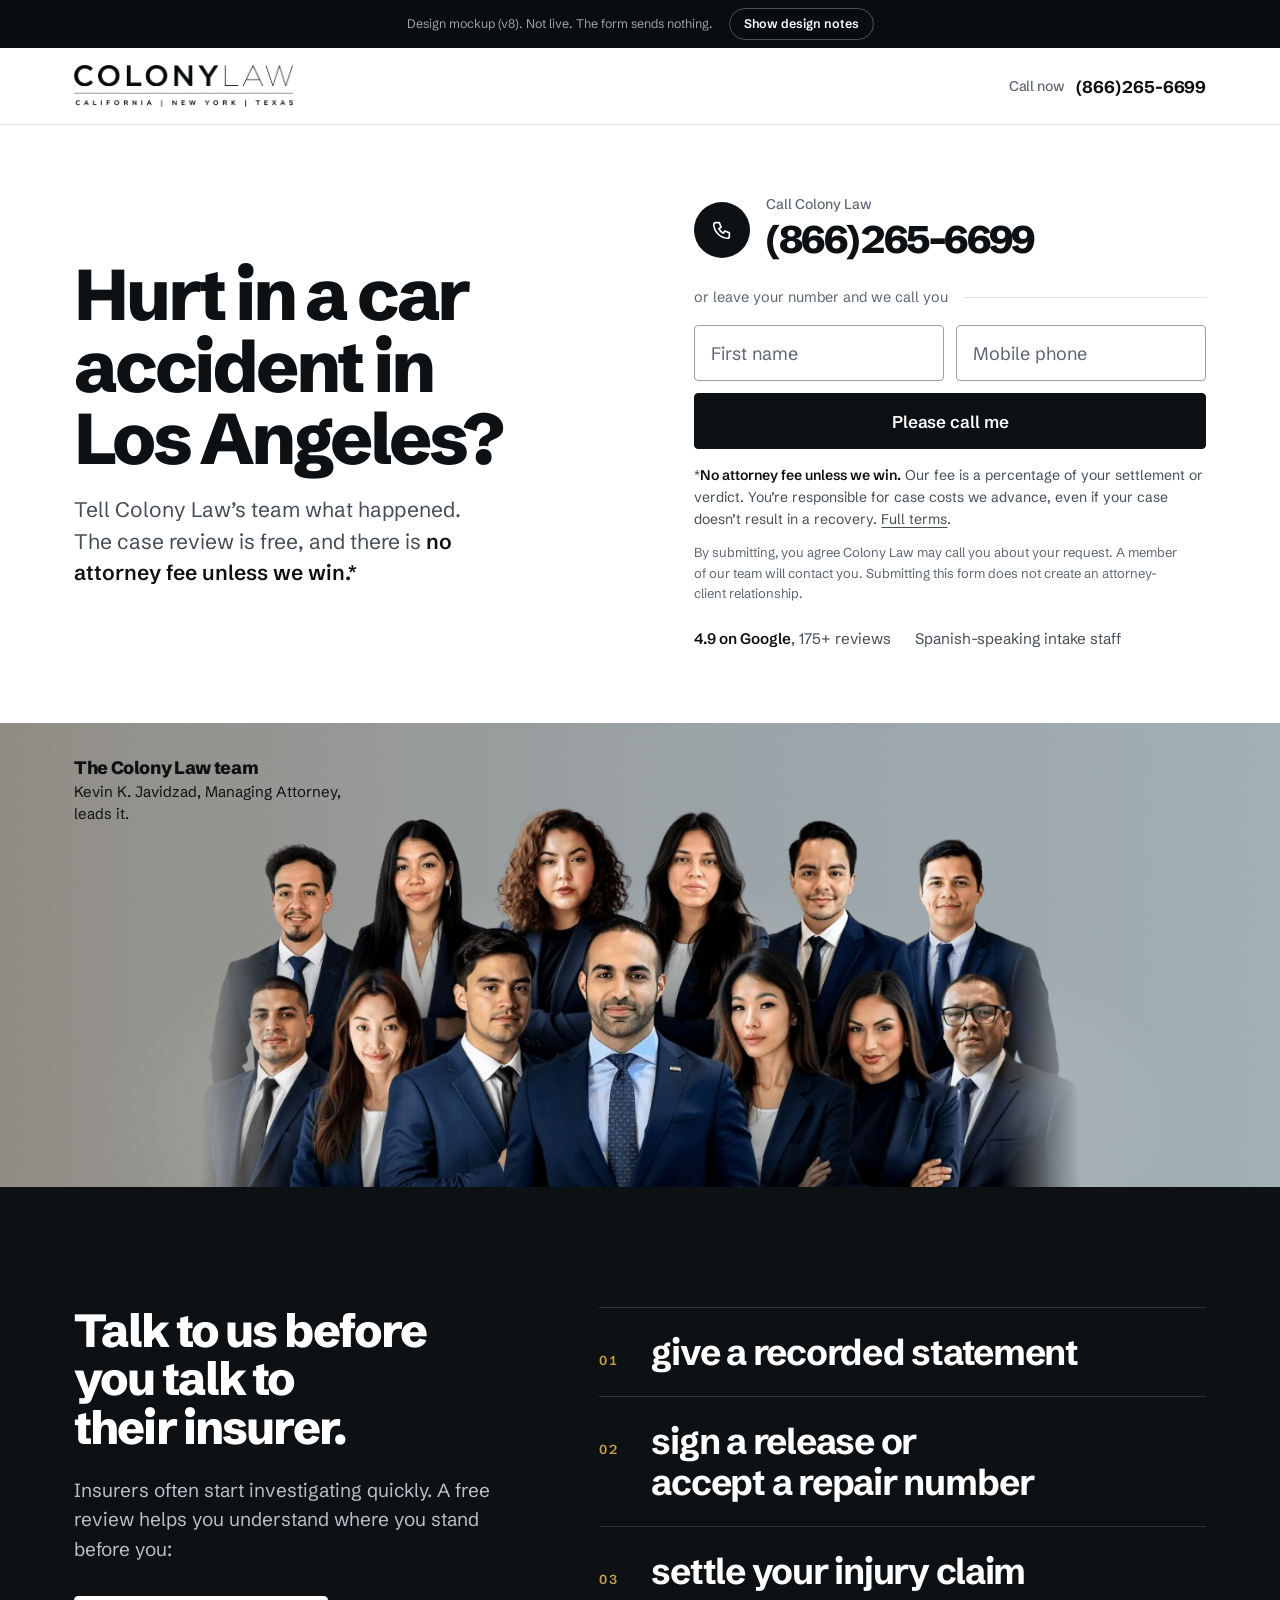
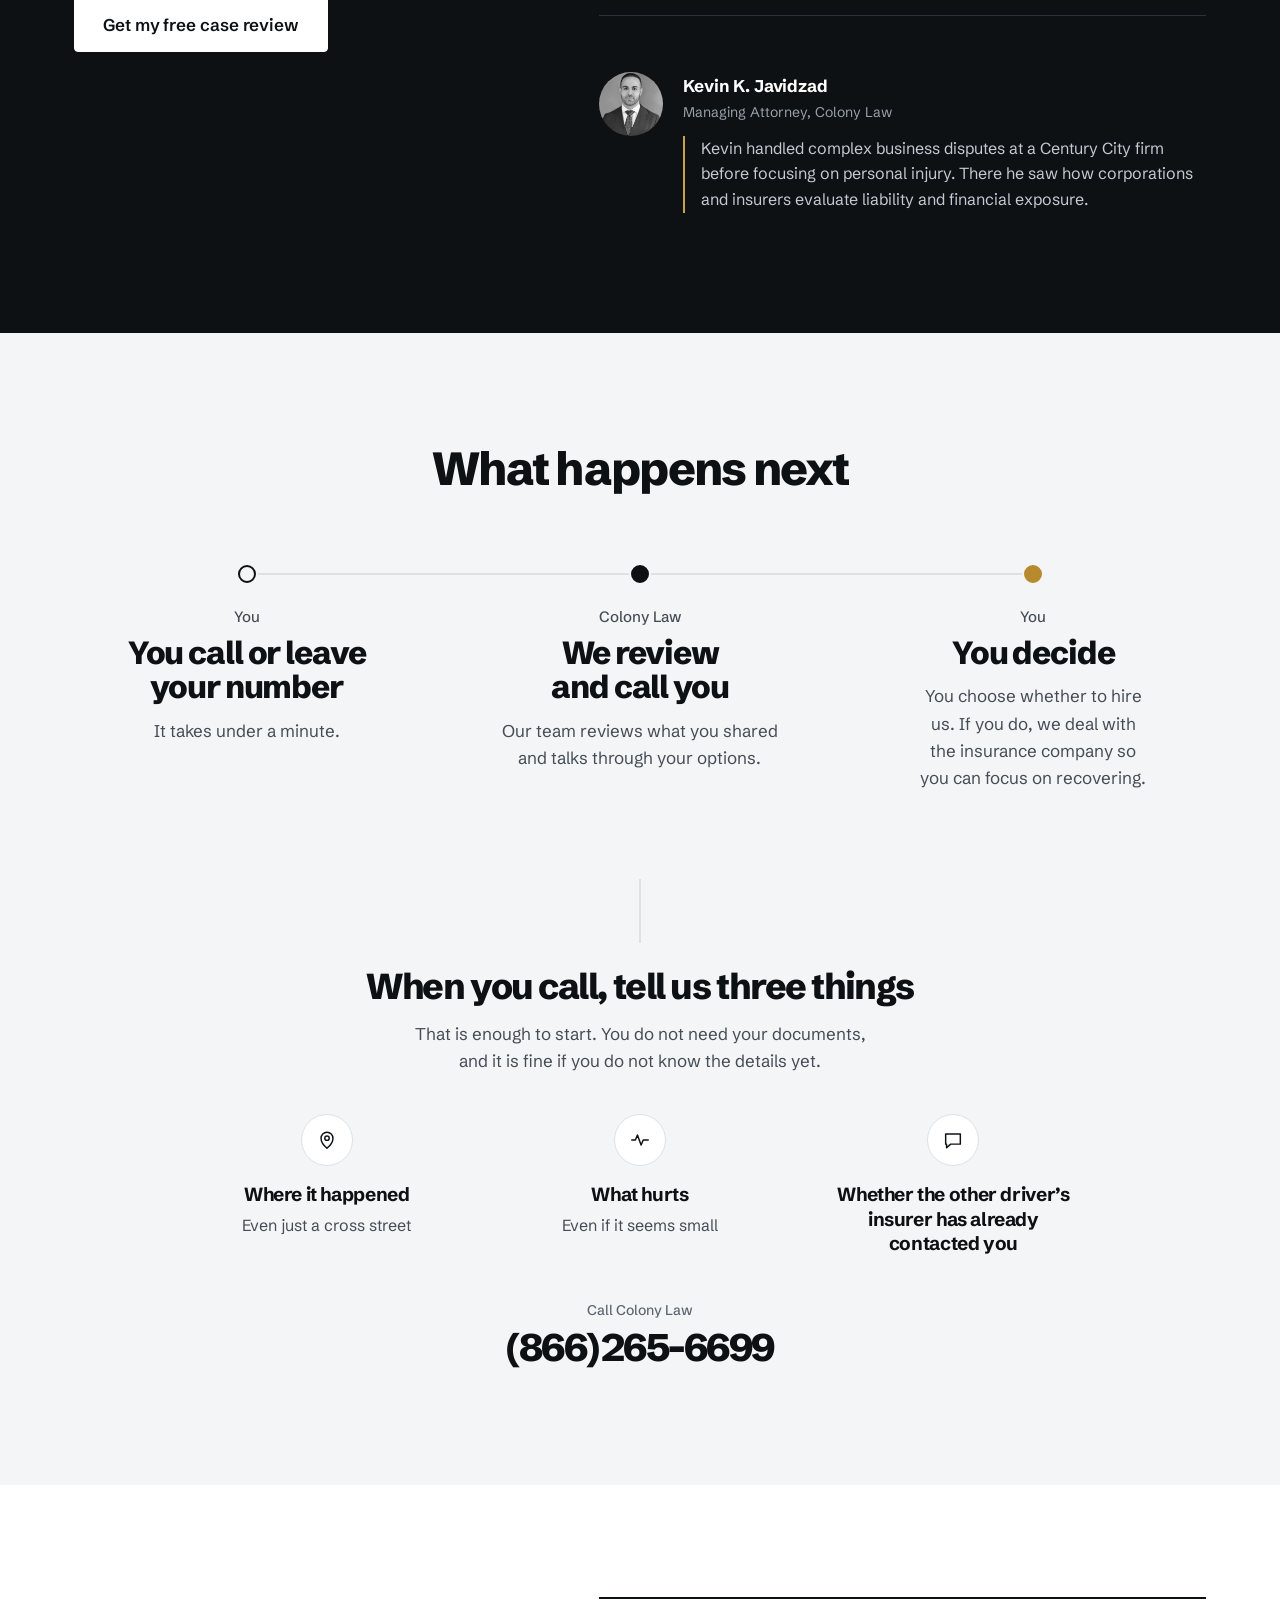
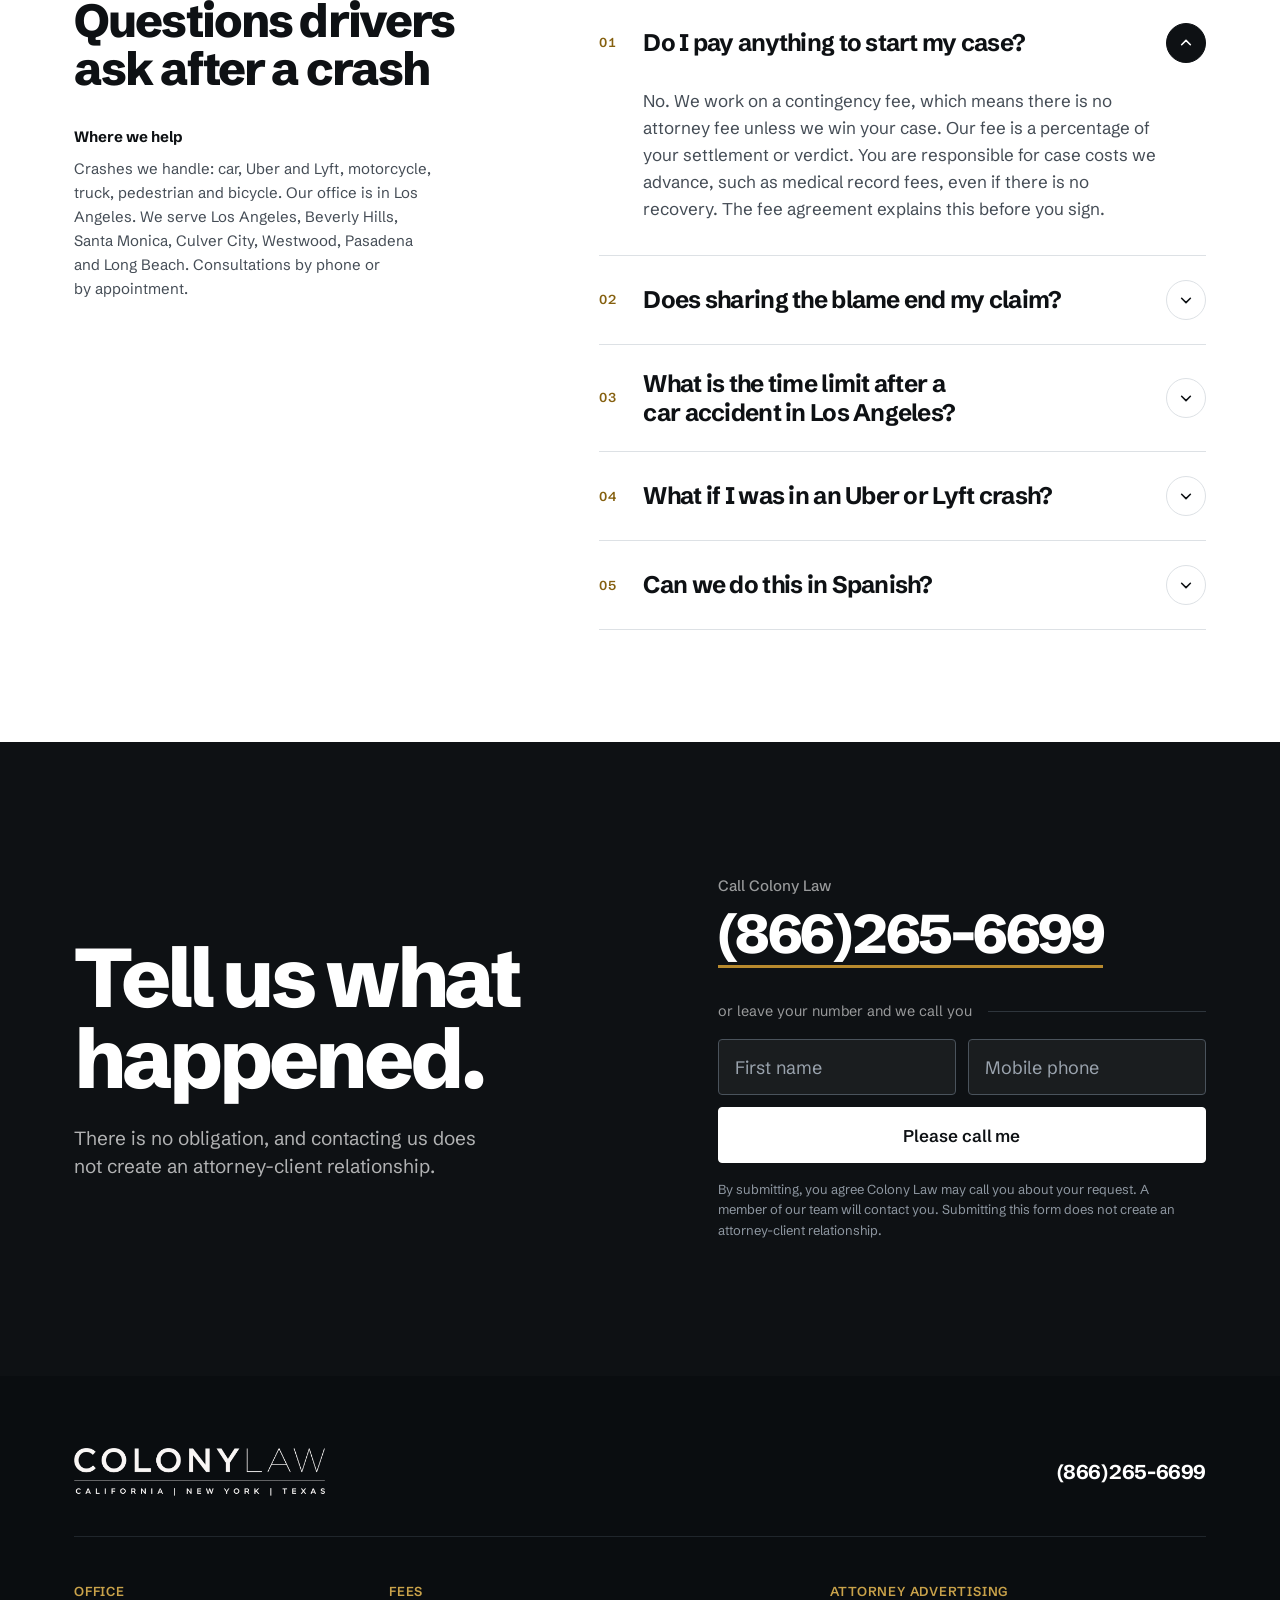
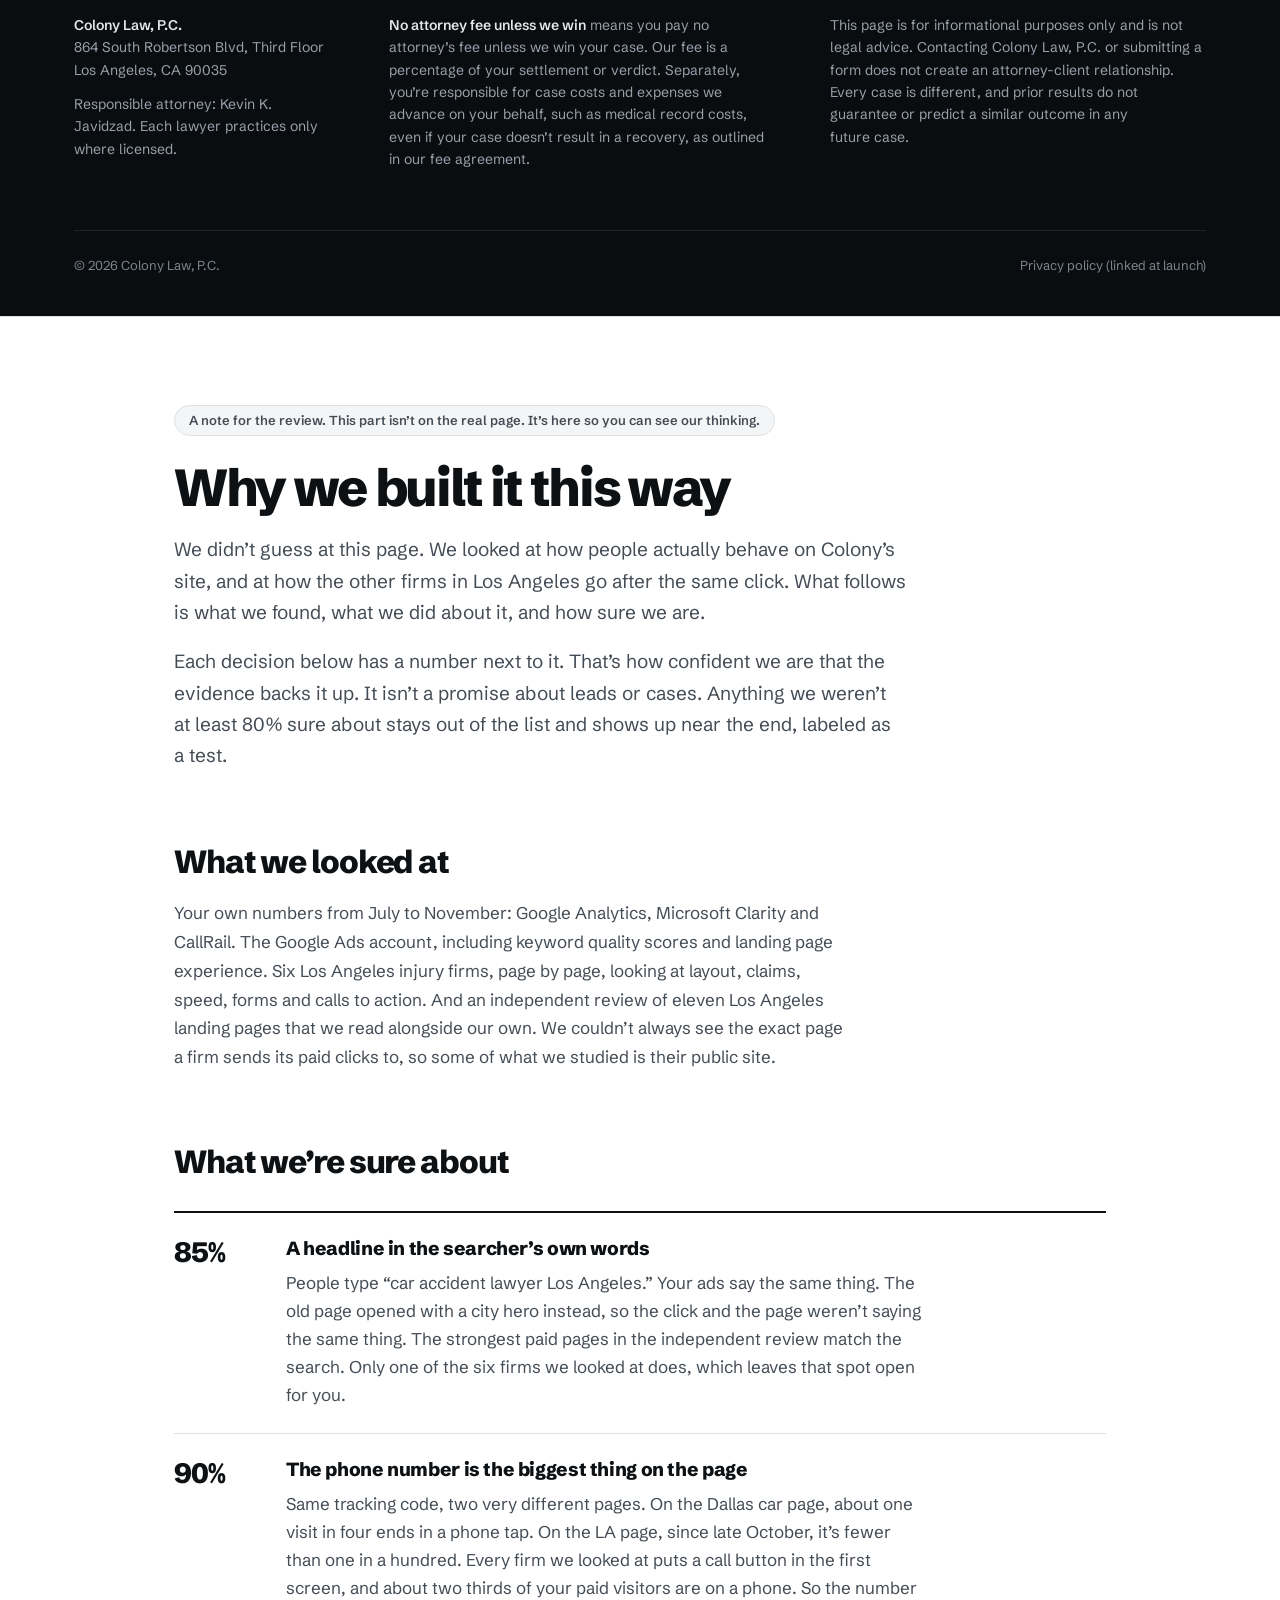
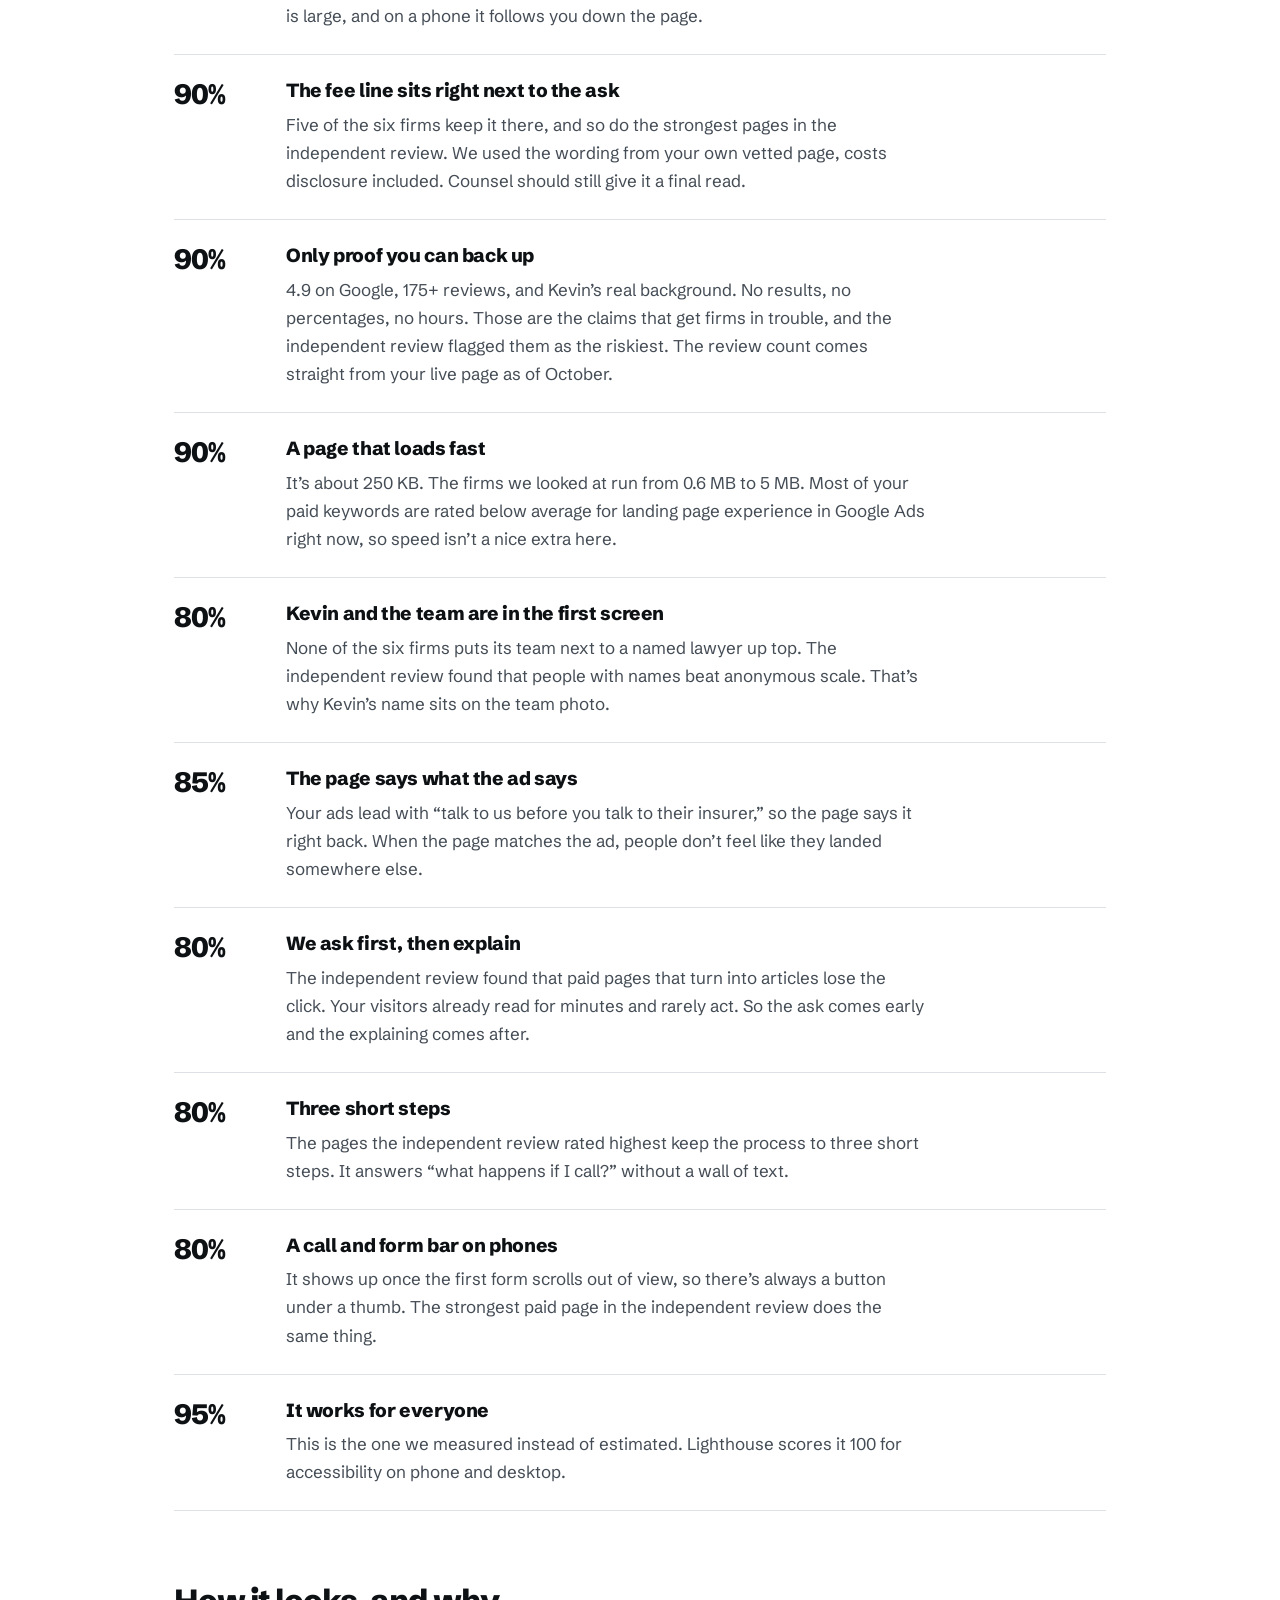
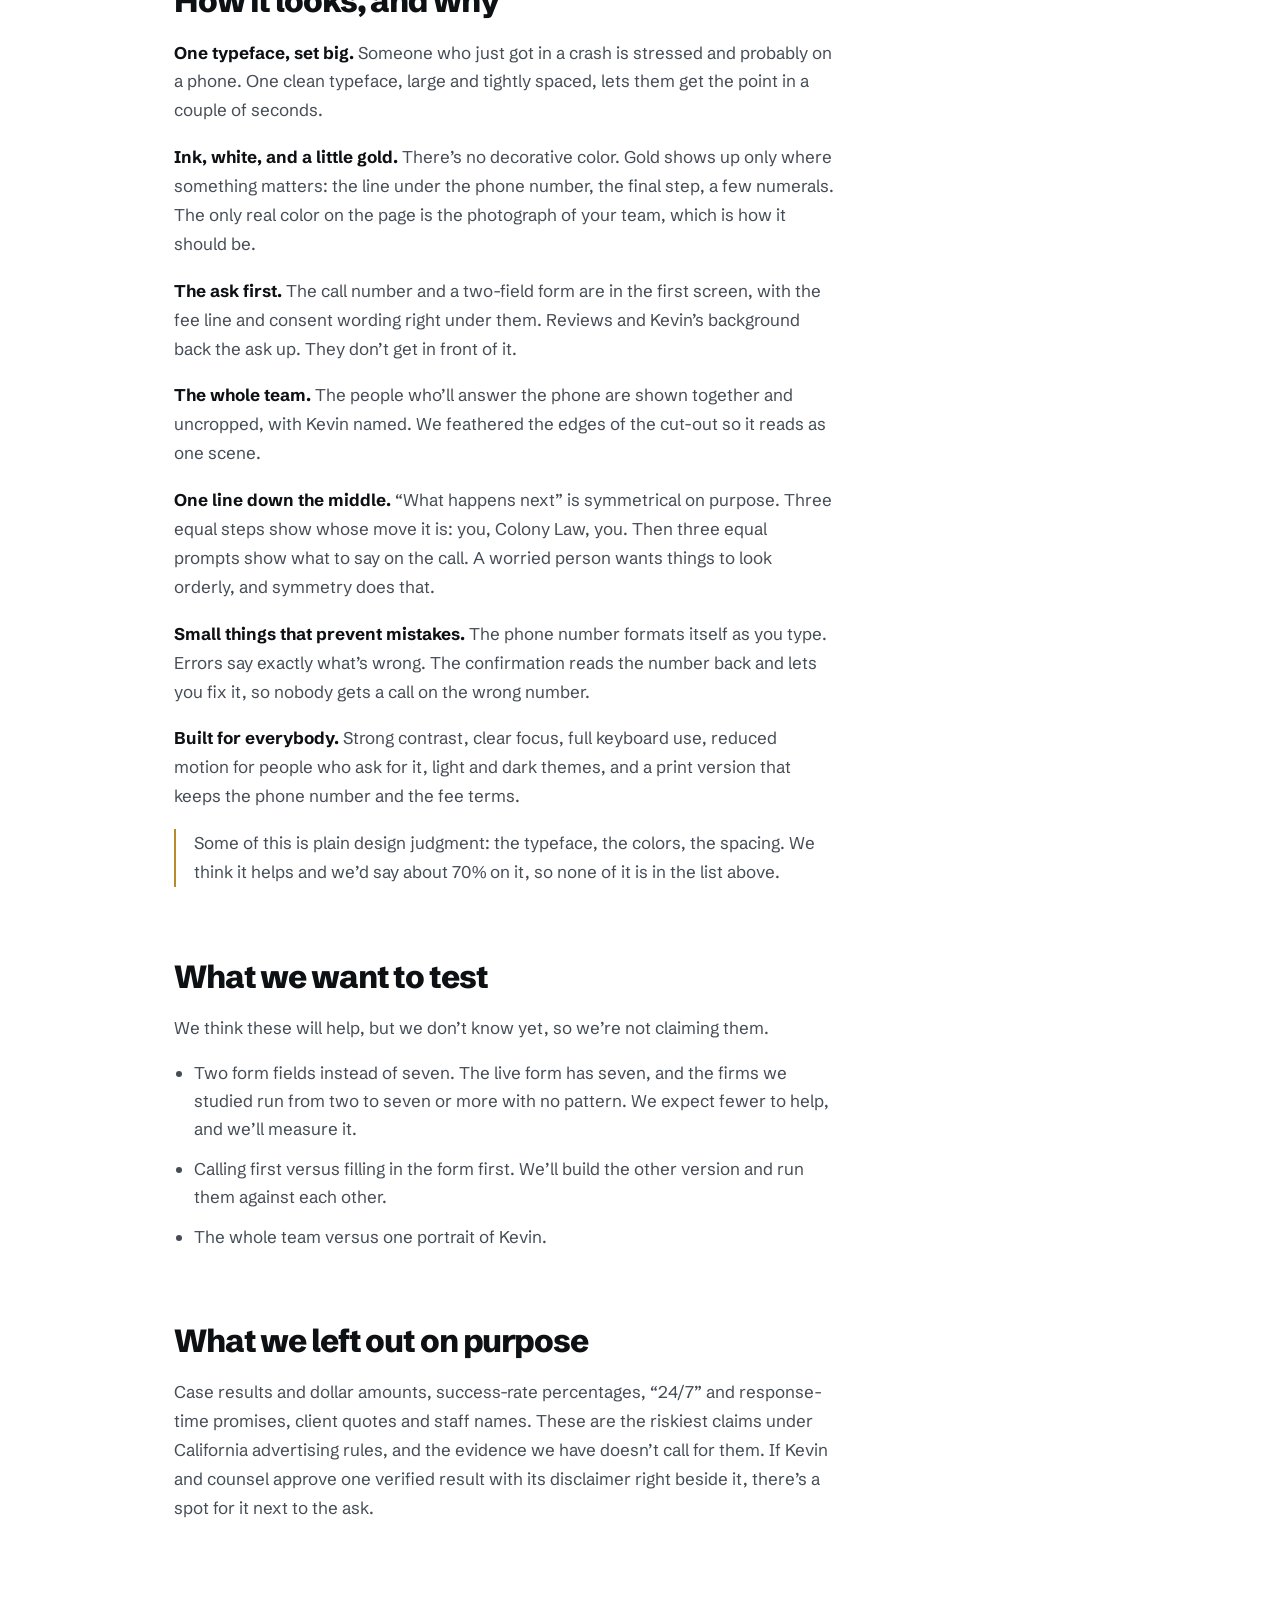
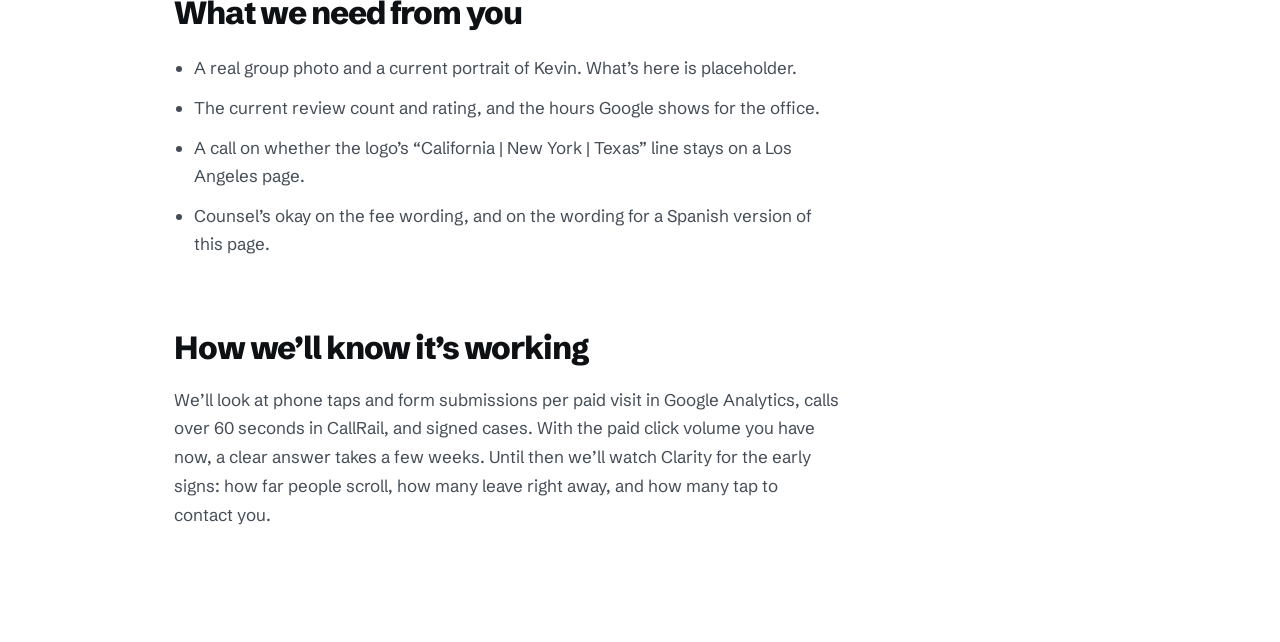
<file: index.html>
<!doctype html>
<html lang="en">
<head>
<meta charset="utf-8">
<meta name="viewport" content="width=device-width, initial-scale=1, viewport-fit=cover">
<meta name="robots" content="noindex, nofollow">
<meta name="theme-color" content="#ffffff" media="(prefers-color-scheme: light)">
<meta name="theme-color" content="#0E1114" media="(prefers-color-scheme: dark)">
<meta name="color-scheme" content="light dark">
<link rel="icon" href="data:image/svg+xml,%3Csvg xmlns='http://www.w3.org/2000/svg' viewBox='0 0 32 32'%3E%3Crect width='32' height='32' rx='6' fill='%230E1114'/%3E%3Cpath d='M21.5 11.2A7 7 0 1 0 21.5 20.8' fill='none' stroke='%23C9A24A' stroke-width='2.6' stroke-linecap='round'/%3E%3C/svg%3E">
<title>Los Angeles Car Accident Lawyer | Colony Law, P.C. (design mockup, v8)</title>
<meta name="description" content="Design mockup for Colony Law's Los Angeles car accident landing page. Not live.">
<link rel="preconnect" href="https://fonts.googleapis.com">
<link rel="preconnect" href="https://fonts.gstatic.com" crossorigin>
<link href="https://fonts.googleapis.com/css2?family=Schibsted+Grotesk:wght@400;500;600;700;800&display=swap" rel="stylesheet">
<style>
/* ---------- System ----------
   Spacing scale: 4 8 12 16 24 32 48 72 112. One typeface. Ink on paper, one gold mark.
   Color comes from the photograph. Light and dark are both designed, not inverted. */
:root{
  --bg:#FFFFFF; --surface:#F4F5F6; --ink:#0E1114; --ink2:#444C55; --ink3:#5C6570; --line:#DDE1E5;
  --btn:#0E1114; --btn-fg:#FFFFFF; --btn-hover:#2A3036; --field:#FFFFFF; --field-line:#98A1AB;
  --gold:#B88A2E; --gold-text:#85600F; --focus:#1B5FD1; --close-bg:#0E1114; --close-fg:#FFFFFF; --foot:#0A0D10;
  --f:'Schibsted Grotesk',system-ui,-apple-system,'Segoe UI',sans-serif;
  --ease:cubic-bezier(.2,.7,.2,1);
}
@media(prefers-color-scheme:dark){:root{
  --bg:#0E1114; --surface:#14181C; --ink:#F2F4F6; --ink2:#B4BCC4; --ink3:#8D96A0; --line:#262C33;
  --btn:#F2F4F6; --btn-fg:#0E1114; --btn-hover:#D9DEE3; --field:#14181C; --field-line:#4A535C;
  --gold:#D3AD58; --gold-text:#D3AD58; --focus:#6EA2FF; --close-bg:#14181C; --close-fg:#F2F4F6; --foot:#090B0D;
}}
*{box-sizing:border-box}
html{-webkit-text-size-adjust:100%;scroll-padding:96px 0 112px}
body{margin:0;background:var(--bg);color:var(--ink);font:400 1.0625rem/1.6 var(--f);font-variant-numeric:lining-nums;-webkit-font-smoothing:antialiased;text-rendering:optimizeLegibility;hanging-punctuation:first;padding-bottom:72px;position:relative}
@media(min-width:900px){body{padding-bottom:0}}
img{display:block;max-width:100%}
a{color:inherit}
:focus-visible{outline:3px solid var(--focus);outline-offset:3px;border-radius:2px}
::selection{background:var(--gold);color:#0E1114}
h1,h2,h3{font-family:var(--f);margin:0;letter-spacing:-.03em;text-wrap:balance}
p{margin:0 0 1em;text-wrap:pretty}
.wrap{max-width:1180px;margin:0 auto;padding:0 24px}
.skip{position:absolute;left:-999px;top:8px;background:#fff;color:#000;padding:12px 16px;z-index:200}.skip:focus{left:8px}
.nb{white-space:nowrap}
/* mock chrome (not part of the page) */
.mockbar{background:#0A0D10;color:#9aa3ad;font:400 .78rem/1.3 var(--f);padding:8px 16px;display:flex;gap:16px;justify-content:center;align-items:center;flex-wrap:wrap;text-align:center}
.mockbar button{font:600 .78rem/1 var(--f);color:#fff;background:transparent;border:1px solid #4A535C;border-radius:999px;padding:7px 14px;cursor:pointer;min-height:32px}
.mockbar button[aria-pressed=true]{background:#C9A24A;border-color:#C9A24A;color:#0E1114}
/* header */
.top{background:color-mix(in srgb,var(--bg) 94%,transparent);border-bottom:1px solid var(--line);position:sticky;top:0;z-index:30;backdrop-filter:saturate(1.4) blur(12px);-webkit-backdrop-filter:saturate(1.4) blur(12px)}
.top .wrap{display:flex;align-items:center;justify-content:space-between;height:76px}
.top img{height:34px;width:auto}
@media(prefers-color-scheme:light){.top img,footer img.lt{filter:invert(1)}}
.top .tel{display:inline-flex;align-items:center;min-height:44px;font:700 1.0625rem/1 var(--f);text-decoration:none;white-space:nowrap;letter-spacing:-.01em;font-variant-numeric:tabular-nums lining-nums;background:linear-gradient(var(--gold),var(--gold)) 0 100%/0 2px no-repeat;transition:background-size .35s var(--ease)}
.top .tel i{font:500 .875rem/1 var(--f);font-style:normal;color:var(--ink3);margin-right:12px}
.top .tel:hover{background-size:100% 2px}
@media(max-width:519px){.top .tel i{display:none}}
@media(min-width:760px){.top img{height:42px}}
/* hero */
.hero{position:relative;overflow:hidden}
.hero .wrap{position:relative;z-index:2}
.copy{padding:36px 0 8px}
h1{font-size:clamp(2.55rem,10.6vw,3.3rem);line-height:1;letter-spacing:-.045em;font-weight:800}
.sub{font-size:1.1875rem;line-height:1.5;color:var(--ink2);margin:20px 0 0;max-width:32ch}
.sub b{color:var(--ink);font-weight:600}
.ask{margin-top:32px}
.call{display:inline-flex;align-items:center;gap:16px;text-decoration:none}
.call .ico{flex:none;width:56px;height:56px;border-radius:50%;background:var(--btn);color:var(--btn-fg);display:grid;place-items:center;transition:transform .3s var(--ease),background-color .15s}
.call:hover .ico{background:var(--btn-hover);transform:rotate(-8deg)}
.call .ico svg{width:22px;height:22px}
.call small{display:block;font:500 .875rem/1 var(--f);color:var(--ink3);margin-bottom:8px}
.call strong{display:inline-block;font:800 clamp(1.85rem,7.4vw,2.4rem)/1.05 var(--f);letter-spacing:-.04em;font-variant-numeric:tabular-nums lining-nums;background:linear-gradient(var(--gold),var(--gold)) 0 100%/0 3px no-repeat;padding-bottom:3px;transition:background-size .4s var(--ease)}
.call:hover strong{background-size:100% 3px}
.or{display:flex;align-items:center;gap:16px;margin:24px 0 16px;color:var(--ink3);font-size:.9rem;max-width:560px}
.or::after{content:"";flex:1;height:1px;background:var(--line)}
form.row{display:grid;gap:12px;max-width:560px}
.field{position:relative}
.field label{position:absolute;width:1px;height:1px;overflow:hidden;clip:rect(0 0 0 0);white-space:nowrap}
input{width:100%;min-height:56px;padding:0 16px;border:1px solid var(--field-line);border-radius:4px;background:var(--field);color:var(--ink);font:400 1.125rem/1 var(--f);font-variant-numeric:tabular-nums;transition:border-color .15s,box-shadow .15s}
input::placeholder{color:var(--ink3);opacity:1}
input:hover{border-color:var(--ink2)}
input:focus{outline:0;border-color:var(--ink);box-shadow:0 0 0 3px color-mix(in srgb,var(--ink) 16%,transparent)}
.err{display:none;color:#C2392B;font-size:.9rem;margin-top:6px}.field.bad .err{display:block}.field.bad input{border-color:#C2392B}
@media(prefers-color-scheme:dark){.err{color:#FF8D80}.field.bad input{border-color:#FF8D80}}
.btn{display:inline-flex;align-items:center;justify-content:center;min-height:56px;padding:0 28px;background:var(--btn);color:var(--btn-fg);border:1px solid var(--btn);border-radius:4px;font:600 1.0625rem/1 var(--f);letter-spacing:-.005em;cursor:pointer;text-decoration:none;transition:background-color .15s,transform .1s;white-space:nowrap}
.btn:hover{background:var(--btn-hover);border-color:var(--btn-hover)}
.btn:active{transform:translateY(1px)}
.fee{margin:16px 0 0;font-size:.875rem;line-height:1.55;color:var(--ink2);max-width:560px}
.fee b{color:var(--ink);font-weight:600}
.fine{margin:12px 0 0;font-size:.8125rem;line-height:1.55;color:var(--ink3);max-width:560px}
.fine a,.fee a{color:var(--ink2);text-underline-offset:3px}
.proof{margin:24px 0 0;padding:0;list-style:none;font-size:.95rem;color:var(--ink2);display:flex;flex-wrap:wrap;gap:4px 24px}
.proof b{color:var(--ink);font-weight:600}
.done{display:none;max-width:560px;padding:20px 20px 18px;border:1px solid var(--line);border-radius:4px;background:var(--surface)}
.done.show{display:block}
.done h2{font-size:1.375rem;letter-spacing:-.03em;margin:0 0 6px}
.done p{margin:0 0 8px;color:var(--ink2)}
.done button{font:600 .95rem var(--f);color:var(--ink);background:none;border:0;padding:8px 0;text-decoration:underline;text-underline-offset:3px;cursor:pointer;min-height:44px}
.done .mk{font-size:.8125rem;color:var(--ink3)}
.photo{position:relative;margin-top:32px;background:linear-gradient(90deg,#8E8A82,#98A0A3 55%,#9FAEB4)}
.photo img{width:100%;max-width:520px;margin:0 auto;aspect-ratio:1/1;object-fit:cover;-webkit-mask-image:linear-gradient(to bottom,transparent 0,#000 14%);mask-image:linear-gradient(to bottom,transparent 0,#000 14%)}
.photo::after{content:"";position:absolute;inset:0;pointer-events:none;opacity:.14;mix-blend-mode:overlay;background-image:url("data:image/svg+xml,%3Csvg xmlns='http://www.w3.org/2000/svg' width='160' height='160'%3E%3Cfilter id='n'%3E%3CfeTurbulence type='fractalNoise' baseFrequency='.9' numOctaves='2' stitchTiles='stitch'/%3E%3CfeColorMatrix values='0 0 0 0 .5 0 0 0 0 .5 0 0 0 0 .5 0 0 0 1 0'/%3E%3C/filter%3E%3Crect width='100%25' height='100%25' filter='url(%23n)'/%3E%3C/svg%3E")}
.photo figcaption{position:absolute;left:0;right:0;bottom:0;z-index:1;padding:56px 24px 20px;background:linear-gradient(to top,rgba(10,13,16,.78),transparent);color:#fff;font-size:.9rem;line-height:1.45}
.photo figcaption b{display:block;font-weight:700;font-size:1.0625rem;letter-spacing:-.01em}
@media(min-width:900px){
 .hero{min-height:760px;display:flex;align-items:center}
 .hero .wrap{width:100%}
 .copy{padding:72px 0 80px;max-width:min(660px,calc(59vw - 48px))}
 h1{font-size:clamp(3.6rem,5.6vw,5.1rem)}
 .sub{font-size:1.3125rem}
 .ask{margin-top:40px}
 form.row{grid-template-columns:1fr 1fr auto;max-width:none;gap:12px;align-items:start}
 .or,.fee,.fine,.done{max-width:100%}
 .photo{position:absolute;top:0;right:0;bottom:0;width:41%;margin:0}
 .photo img{position:absolute;bottom:0;left:0;max-width:none;width:100%;height:auto;margin:0}
 .photo figcaption{padding:64px 40px 32px}
}

/* insurer section: three moments, set large, with the person behind the advice */
.ins{--ins-bg:#0E1114;background:var(--ins-bg);color:#fff;padding:80px 0}
@media(prefers-color-scheme:dark){.ins{--ins-bg:#171C21}}
.ins .h2{color:#fff;max-width:13ch}
.ins .lead{color:#B9C1C9;margin:24px 0 32px;max-width:36ch}
.ins .btn.light{background:#fff;color:#0E1114;border-color:#fff}.ins .btn.light:hover{background:#E4E8EB}
.ins-grid{display:flex;flex-direction:column}
.ins-lead,.ins-body{display:contents}
.ins .h2{order:1}.ins .lead{order:2;margin:24px 0 32px}.moments{order:3}.ins .btn.light{order:4;align-self:flex-start;margin-top:40px}.why{order:5}
.moments{list-style:none;margin:0;padding:0;counter-reset:m}
.moments li{display:grid;grid-template-columns:44px 1fr;gap:8px;align-items:baseline;padding:24px 0;border-top:1px solid #2B323A;position:relative}
.moments li:last-child{border-bottom:1px solid #2B323A}
.moments .n{font:600 .8125rem/1 var(--f);letter-spacing:.08em;color:#C9A24A;font-variant-numeric:tabular-nums}
.moments .t{font:700 clamp(1.5rem,5.2vw,2.25rem)/1.12 var(--f);letter-spacing:-.035em;text-wrap:balance;transition:transform .35s var(--ease)}
.moments li::before{content:"";position:absolute;left:0;top:-1px;height:1px;width:0;background:#C9A24A;transition:width .5s var(--ease)}
.moments li:hover::before{width:100%}
.moments li:hover .t{transform:translateX(6px)}
.why{margin:40px 0 0;display:grid;grid-template-columns:64px 1fr;gap:20px;align-items:start}
.why img{width:64px;height:64px;border-radius:50%;object-fit:cover;object-position:50% 14%;filter:grayscale(1) contrast(1.05)}
.why figcaption b{display:block;font-weight:700;font-size:1.0625rem;letter-spacing:-.01em}
.why figcaption span{display:block;color:#98A1AB;font-size:.875rem;margin:2px 0 12px}
.why figcaption p{margin:0;color:#C3CAD1;font-size:1rem;max-width:52ch;padding-left:16px;border-left:2px solid #C9A24A}
@media(min-width:900px){
 .ins{padding:120px 0}
 .ins-grid{display:grid;grid-template-columns:.82fr 1.18fr;gap:104px;align-items:start}
 .ins-lead{display:block;position:sticky;top:112px}
 .ins-body{display:block}
 .ins .btn.light{margin-top:0}
 .ins .lead{margin:24px 0 32px}
 .why{margin-top:56px}
}
@media(prefers-reduced-motion:reduce){.moments .t,.moments li::before{transition:none}}

/* what happens next: one centered axis. steps on a rail, then what to say, mirrored 3 + 3 */
.h2.mid{margin-left:auto;margin-right:auto;text-align:center;max-width:20ch}
.steps3{list-style:none;margin:56px 0 0;padding:0;display:grid;gap:56px}
.st{position:relative;text-align:center;padding-top:44px}
.st::after{content:"";position:absolute;left:50%;top:0;width:18px;height:18px;margin-left:-9px;border-radius:50%;box-sizing:border-box;border:2px solid var(--ink);background:var(--surface);z-index:1}
.st.us::after{background:var(--ink)}
.st.last::after{border-color:var(--gold);background:var(--gold)}
.st::before{content:"";position:absolute;left:calc(50% - 1px);top:calc(100% + 8px);height:40px;width:2px;background:var(--line)}
.st.last::before{display:none}
.who{display:block;font:500 .9375rem/1 var(--f);color:var(--ink2);margin:0 0 12px}
.st h3{font-size:clamp(1.6rem,5.6vw,2rem);line-height:1.08;letter-spacing:-.035em;font-weight:800;margin:0 auto 12px;max-width:14ch}
.st p{margin:0 auto;color:var(--ink2);font-size:1.0625rem;max-width:30ch;text-wrap:balance}
.more{position:relative;margin:72px auto 0;padding-top:72px;text-align:center;max-width:900px}
.stem{position:absolute;left:calc(50% - 1px);top:0;width:2px;height:48px;background:var(--line)}
.more h4{font-size:clamp(1.6rem,5.4vw,2.25rem);line-height:1.08;letter-spacing:-.04em;font-weight:800;margin:0 auto 14px;max-width:30ch}
.ok{margin:0 auto 40px;color:var(--ink2);font-size:1.0625rem;max-width:46ch}
.tell{list-style:none;margin:0 0 48px;padding:0;display:grid;gap:32px}
.tell li{display:flex;flex-direction:column;align-items:center;gap:6px}
.ic{width:52px;height:52px;border-radius:50%;border:1px solid var(--line);background:var(--bg);display:grid;place-items:center;color:var(--ink);margin-bottom:10px;transition:background-color .25s,color .25s,border-color .25s}
.ic svg{width:22px;height:22px}
.tell li:hover .ic{background:var(--btn);color:var(--btn-fg);border-color:var(--btn)}
.tell b{font:700 1.1875rem/1.28 var(--f);letter-spacing:-.02em;max-width:20ch}
.tell .s{color:var(--ink2);font-size:1rem}
.say-call{display:inline-block;font:800 clamp(1.8rem,6.4vw,2.4rem)/1.05 var(--f);letter-spacing:-.04em;text-decoration:none;font-variant-numeric:tabular-nums lining-nums;padding-bottom:5px;background:linear-gradient(var(--gold),var(--gold)) 0 100%/0 3px no-repeat;transition:background-size .4s var(--ease)}
.say-call small{display:block;font:500 .875rem/1 var(--f);letter-spacing:0;color:var(--ink3);margin-bottom:10px}
.say-call:hover{background-size:100% 3px}
@media(min-width:900px){
 .steps3{grid-template-columns:repeat(3,1fr);gap:0 48px;margin-top:72px}
 .st::before{left:calc(50% + 11px);right:auto;top:8px;bottom:auto;width:calc(100% + 48px - 22px);height:2px}
 .st.last::before{display:none}
 .tell{grid-template-columns:repeat(3,1fr);gap:40px}
 .more{margin-top:88px;padding-top:88px}
 .stem{height:64px}
}
/* FAQ: one open at a time, answers aligned to the question text */
.faq-grid{display:flex;flex-direction:column}
.faq-lead{display:contents}
.faq .h2{order:1;margin-bottom:40px}.faq-list{order:2}.faq .areas{order:3}
.faq .areas{margin:32px 0 0;font-size:.9375rem;color:var(--ink2);max-width:40ch}
.faq .areas b{display:block;color:var(--ink);font-weight:700;margin-bottom:8px}
.faq .areas p{margin:0}
.faq-list{border-top:2px solid var(--ink)}
.faq-list details{border-bottom:1px solid var(--line)}
.faq-list summary{list-style:none;cursor:pointer;display:grid;grid-template-columns:36px 1fr 40px;gap:8px;align-items:center;padding:24px 0;min-height:76px;font:700 clamp(1.1875rem,3.8vw,1.5rem)/1.22 var(--f);letter-spacing:-.03em;border-radius:2px}
.faq-list summary::-webkit-details-marker{display:none}
.faq-list .n{font:600 .8125rem/1 var(--f);letter-spacing:.06em;color:var(--gold-text);font-variant-numeric:tabular-nums}
.faq-list .q{text-wrap:balance}
.faq-list .chev{width:40px;height:40px;border-radius:50%;border:1px solid var(--line);display:grid;place-items:center;color:var(--ink);transition:transform .35s var(--ease),background-color .2s,color .2s,border-color .2s}
.faq-list summary:hover .chev{border-color:var(--ink)}
.faq-list details[open] .chev{transform:rotate(180deg);background:var(--btn);color:var(--btn-fg);border-color:var(--btn)}
.faq-list .ans{padding:0 48px 32px 44px}
.faq-list .ans p{margin:0;color:var(--ink2);font-size:1.0625rem;max-width:58ch}
@media(prefers-reduced-motion:no-preference){.faq-list details[open] .ans{animation:ansIn .4s var(--ease)}@keyframes ansIn{from{opacity:0;transform:translateY(-6px)}to{opacity:1;transform:none}}}
@media(max-width:599px){.faq-list .ans{padding-right:0}.faq-list summary{grid-template-columns:28px 1fr 40px}.faq-list .ans{padding-left:36px}}
@media(min-width:900px){
 .faq-grid{display:grid;grid-template-columns:.82fr 1.18fr;gap:104px;align-items:start}
 .faq-lead{display:block;position:sticky;top:112px}
 .faq .h2{margin-bottom:0}
}
@media print{.faq-list details>.ans{display:block!important}}

/* hero image: the whole team, standing on the panel's bottom edge */
.photo{background:radial-gradient(70% 55% at 50% 78%,rgba(255,255,255,.30),transparent 70%),linear-gradient(90deg,#8E8A82,#98A0A3 55%,#9FAEB4);overflow:hidden;min-height:260px}
.photo::after{opacity:.1}
.photo img{position:absolute;left:-9%;bottom:0;width:118%;max-width:none;height:auto;aspect-ratio:auto;margin:0;-webkit-mask-image:none;mask-image:none}
.photo figcaption{position:relative;top:auto;bottom:auto;left:auto;right:auto;z-index:2;background:none;color:#0E1114;padding:28px 24px 0;font-size:.9375rem;line-height:1.45;max-width:30ch}
.photo figcaption b{font-weight:800;font-size:1.125rem;letter-spacing:-.02em;color:#0E1114}
@media(max-width:899px){.photo{margin:32px 0 0;min-height:0;padding-bottom:calc(118vw * .432)}.photo img{width:118%}}
@media(min-width:900px){
 .hero .photo{width:48%;max-width:none}
 .hero .photo figcaption{position:absolute;top:0;left:0;padding:48px 40px 0;max-width:34ch}
 .hero .photo img{width:140%;left:-20%}
 .copy{max-width:min(660px,calc(52vw - max(24px,(100vw - 1180px)/2 + 24px) - 40px))}
}
@media(min-width:900px) and (max-width:1199px){form.row{grid-template-columns:1fr 1fr}form.row .btn{grid-column:1/-1}}

/* hero v2: headline left, the ask right, the whole team standing on the section's bottom edge (uncropped) */
.hero-top{display:grid;gap:0}
.hero .copy{padding:36px 0 0}
.hero .ask{margin-top:28px}
.team{position:relative;margin:56px 0 0;overflow:hidden;background:radial-gradient(60% 70% at 50% 85%,rgba(255,255,255,.34),transparent 72%),linear-gradient(90deg,#8E8A82,#98A0A3 52%,#9FAEB4)}
.team::after{content:"";position:absolute;inset:0;pointer-events:none;opacity:.1;mix-blend-mode:overlay;background-image:url("data:image/svg+xml,%3Csvg xmlns='http://www.w3.org/2000/svg' width='160' height='160'%3E%3Cfilter id='n'%3E%3CfeTurbulence type='fractalNoise' baseFrequency='.9' numOctaves='2' stitchTiles='stitch'/%3E%3CfeColorMatrix values='0 0 0 0 .5 0 0 0 0 .5 0 0 0 0 .5 0 0 0 1 0'/%3E%3C/filter%3E%3Crect width='100%25' height='100%25' filter='url(%23n)'/%3E%3C/svg%3E")}
.team img{display:block;position:static;width:100%;max-width:880px;height:auto;margin:0 auto;aspect-ratio:auto;transform:none;-webkit-mask-image:linear-gradient(90deg,transparent 0,#000 9%,#000 91%,transparent 100%);mask-image:linear-gradient(90deg,transparent 0,#000 9%,#000 91%,transparent 100%)}
.team figcaption{position:relative;z-index:2;padding:24px 24px 0;color:#0E1114;font-size:.9375rem;line-height:1.45;max-width:34ch}
.team figcaption b{display:block;font-weight:800;font-size:1.125rem;letter-spacing:-.02em}
@media(min-width:900px){
 .hero{display:block;min-height:0}
 .hero-top{grid-template-columns:1.02fr .98fr;gap:88px;align-items:center;padding-top:72px}
 .hero .copy{padding:0;max-width:none}
 .hero .copy h1{max-width:10ch}
 .hero .ask{margin-top:0}
 .hero form.row{grid-template-columns:1fr 1fr;max-width:none}
 .hero form.row .btn{grid-column:1/-1}
 .team{margin-top:72px;padding-top:84px}
 .team figcaption{position:absolute;top:32px;left:max(24px,calc((100vw - 1180px)/2 + 24px));padding:0;max-width:30ch}
 .team img{max-width:880px}
}
@media(min-width:900px) and (max-width:1199px){.hero form.row{grid-template-columns:1fr 1fr}}
@media(prefers-reduced-motion:no-preference){.team img{animation:settle 1.2s var(--ease) both}}
/* sections */
section{padding:72px 0}
@media(min-width:900px){section{padding:112px 0}}
.h2{font-size:clamp(1.9rem,4.6vw,2.9rem);line-height:1.04;letter-spacing:-.04em;font-weight:800;max-width:17ch}
.surface{background:var(--surface)}
.split{display:grid;gap:32px}
@media(min-width:900px){.split{grid-template-columns:.9fr 1.1fr;gap:96px;align-items:start}}
.lead{font-size:1.1875rem;line-height:1.55;color:var(--ink2);margin:0 0 24px;max-width:44ch}
.list{list-style:none;margin:0;padding:0;max-width:46ch}
.list li{padding:16px 0 16px 24px;border-top:1px solid var(--line);font-size:1.125rem;font-weight:500;position:relative}
.list li:last-child{border-bottom:1px solid var(--line)}
.list li::before{content:"";position:absolute;left:0;top:50%;width:8px;height:8px;margin-top:-4px;border-radius:50%;background:var(--gold)}
.note{margin:24px 0 0;color:var(--ink2);max-width:46ch}
.steps{list-style:none;margin:48px 0 0;padding:0;display:grid;gap:32px;counter-reset:s}
.steps li{counter-increment:s;position:relative;padding-top:20px;border-top:2px solid var(--ink)}
.steps li::before{content:counter(s,decimal-leading-zero);position:absolute;top:20px;right:0;font:600 .8125rem/1 var(--f);letter-spacing:.06em;color:var(--ink3);font-variant-numeric:tabular-nums}
.steps h3{font-size:1.3rem;letter-spacing:-.025em;font-weight:700;margin:0 0 8px;max-width:16ch}
.steps p{margin:0;color:var(--ink2);max-width:34ch}
@media(min-width:900px){.steps{grid-template-columns:repeat(3,1fr);gap:48px;margin-top:64px}}
.qa{display:grid;gap:32px;margin-top:48px}
.qa h3{font-size:1.1875rem;letter-spacing:-.02em;font-weight:700;margin:0 0 8px;line-height:1.3}
.qa p{margin:0;color:var(--ink2);max-width:50ch}
@media(min-width:900px){.qa{grid-template-columns:1fr 1fr;gap:48px 96px;margin-top:64px}}
.areas{margin:56px 0 0;color:var(--ink3);font-size:.9375rem;max-width:72ch}
/* closing + footer */
.close{background:var(--close-bg);color:var(--close-fg);padding:88px 0}
.close-grid{display:grid;gap:48px}
.close h2#h-close{font-size:clamp(2.6rem,10vw,5.2rem);line-height:.98;letter-spacing:-.05em;font-weight:800;max-width:9ch;margin:0}
.close-sub{margin:24px 0 0;color:color-mix(in srgb,var(--close-fg) 68%,transparent);max-width:34ch;font-size:1.1875rem;line-height:1.5}
.close .ph{display:inline-block;font:800 clamp(2.1rem,8.4vw,3.4rem)/1.05 var(--f);letter-spacing:-.045em;text-decoration:none;color:var(--close-fg);font-variant-numeric:tabular-nums lining-nums;padding-bottom:6px;background:linear-gradient(var(--gold),var(--gold)) 0 100%/100% 3px no-repeat;transition:background-size .5s var(--ease)}
.close .ph small{display:block;font:500 .9375rem/1 var(--f);letter-spacing:0;color:color-mix(in srgb,var(--close-fg) 58%,transparent);margin-bottom:12px}
.close .ph:hover{background-size:0 3px;background-position:100% 100%}
.or2{display:flex;align-items:center;gap:16px;margin:32px 0 16px;color:color-mix(in srgb,var(--close-fg) 58%,transparent);font-size:.9rem}
.or2::after{content:"";flex:1;height:1px;background:#2E353C}
.close form.row{max-width:none}
.close input{border-color:#4A535C;background:rgba(255,255,255,.05);color:#fff}
.close input::placeholder{color:#9AA3AD}
.close input:focus{border-color:#fff;box-shadow:0 0 0 3px rgba(255,255,255,.2)}
.close .btn{background:#fff;color:#0E1114;border-color:#fff}.close .btn:hover{background:#E4E8EB}
.close .done{background:rgba(255,255,255,.06);border-color:#3A424A;color:#fff;max-width:none}.close .done p{color:#C7CED5}.close .done button{color:#fff}.close .done .mk{color:#9AA3AD}
.close .err{color:#FF8D80}
.close-fine{margin:16px 0 0;font-size:.8125rem;line-height:1.55;color:#8F98A2;max-width:60ch}
@media(min-width:900px){
 .close{padding:136px 0}
 .close-grid{grid-template-columns:1.05fr .95fr;gap:104px;align-items:center}
 .close form.row{grid-template-columns:1fr 1fr;gap:12px}
 .close form.row .btn{grid-column:1/-1}
}
footer{background:var(--foot);color:#98A1AB;padding:72px 0 40px;font-size:.875rem;line-height:1.6}
footer .foot{max-width:1180px}
.foot-top{display:flex;align-items:center;justify-content:space-between;gap:24px;flex-wrap:wrap;padding-bottom:40px;border-bottom:1px solid #20262C}
.foot-top img{height:40px;width:auto}
.foot-tel{font:700 1.25rem/1 var(--f);letter-spacing:-.02em;color:#fff;text-decoration:none;font-variant-numeric:tabular-nums lining-nums;min-height:44px;display:inline-flex;align-items:center}
.foot-tel:hover{text-decoration:underline;text-decoration-color:var(--gold);text-underline-offset:6px;text-decoration-thickness:2px}
.foot-cols{display:grid;gap:40px;padding:48px 0}
.foot-cols section{padding:0}
.foot-cols h2{font:600 .8125rem/1 var(--f);letter-spacing:.06em;text-transform:uppercase;color:#C9A24A;margin:0 0 16px}
.foot-cols p{margin:0 0 12px;max-width:60ch}
.foot-cols b{color:#E3E7EA;font-weight:600}
.foot-base{display:flex;justify-content:space-between;gap:16px;flex-wrap:wrap;padding-top:24px;border-top:1px solid #20262C;font-size:.8125rem;color:#7C858F}
@media(min-width:900px){.foot-cols{grid-template-columns:.8fr 1.2fr 1.2fr;gap:64px}.foot-top img{height:48px}}

/* design rationale (review only) */
.rt{background:var(--bg);border-top:1px solid var(--line);padding:88px 0 112px;color:var(--ink)}
.rt-wrap{max-width:980px}
.rt-flag{display:inline-block;margin:0 0 24px;padding:8px 14px;border:1px solid var(--line);border-radius:999px;font:600 .8125rem/1 var(--f);color:var(--ink2);background:var(--surface)}
.rt-h{font-size:clamp(2rem,6vw,3.25rem);line-height:1.04;letter-spacing:-.045em;font-weight:800;margin:0 0 20px;max-width:18ch}
.rt-lead{font-size:1.1875rem;line-height:1.6;color:var(--ink2);max-width:62ch;margin:0 0 48px}
.rt h3{font-size:1.25rem;letter-spacing:-.02em;font-weight:800;margin:0 0 12px}
.rt-sub{margin-top:64px!important;font-size:clamp(1.5rem,4.4vw,2rem)!important;letter-spacing:-.035em!important}
.rt-cols{display:grid;gap:40px}
.rt ul{margin:0;padding:0 0 0 20px;color:var(--ink2)}
.rt li{margin:0 0 8px}
.rt p{color:var(--ink2)}
.rt-table{margin-top:24px;overflow-x:auto;border-top:2px solid var(--ink);-webkit-overflow-scrolling:touch}
.rt-table table{width:100%;border-collapse:collapse;min-width:640px;font-size:.9375rem;line-height:1.5}
.rt-table thead th{text-align:left;font:600 .8125rem/1 var(--f);letter-spacing:.04em;color:var(--ink3);padding:16px 16px 12px 0;border-bottom:1px solid var(--line)}
.rt-table tbody th,.rt-table td{vertical-align:top;text-align:left;padding:20px 16px 20px 0;border-bottom:1px solid var(--line)}
.rt-table tbody th{font-weight:700;width:30%}
.rt-table tbody th span{display:block;font-weight:400;color:var(--ink2);margin-top:6px;font-size:.875rem}
.rt-table td{color:var(--ink2)}
.rt-table .cf{width:92px;white-space:nowrap}
.rt-table .cf b{display:inline-block;font:800 1.125rem/1 var(--f);color:var(--ink);letter-spacing:-.02em;padding:6px 10px;border:1px solid var(--line);border-radius:999px;background:var(--surface)}
.rt-dl{margin:24px 0 0;display:grid;gap:0;border-top:2px solid var(--ink)}
.rt-dl>div{display:grid;gap:6px;padding:22px 0;border-bottom:1px solid var(--line)}
.rt-dl dt{font-weight:700;font-size:1.0625rem;letter-spacing:-.015em}
.rt-dl dd{margin:0;color:var(--ink2)}
.rt-note{margin-top:20px;font-size:.9375rem}
.rt-test{padding-left:20px}
@media(min-width:900px){
 .rt-cols{grid-template-columns:1fr 1fr;gap:72px}
 .rt-dl>div{grid-template-columns:280px 1fr;gap:48px}
 .rt-table table{min-width:0}
}
@media print{.rt{break-before:page}}

/* rationale, plain voice */
.rt-intro p{font-size:1.1875rem;line-height:1.65;color:var(--ink2);max-width:62ch;margin:0 0 18px}
.rt-p{color:var(--ink2);max-width:68ch;font-size:1.0625rem;line-height:1.7;margin:0}
.rt-list{list-style:none;margin:24px 0 0;padding:0;border-top:2px solid var(--ink)}
.rt-list li{display:grid;grid-template-columns:64px 1fr;gap:16px;padding:24px 0;border-bottom:1px solid var(--line);margin:0}
.rt-list .pc{font:800 1.375rem/1.1 var(--f);letter-spacing:-.03em;font-variant-numeric:tabular-nums;color:var(--ink)}
.rt-list h4{font-size:1.1875rem;line-height:1.25;letter-spacing:-.02em;font-weight:800;margin:0 0 8px}
.rt-list p{margin:0;color:var(--ink2);max-width:64ch;line-height:1.65}
.rt-prose p{color:var(--ink2);max-width:66ch;line-height:1.7;margin:0 0 18px}
.rt-prose b{color:var(--ink);font-weight:700}
.rt-aside{padding-left:18px;border-left:2px solid var(--gold);font-style:normal}
.rt-tests{margin:16px 0 0!important;padding-left:20px!important;max-width:66ch;line-height:1.65}
.rt-tests li{margin-bottom:12px!important}
@media(min-width:900px){.rt-list li{grid-template-columns:88px 1fr;gap:24px}.rt-list .pc{font-size:1.75rem}}
/* sticky bar */
.bar{position:fixed;inset:auto 0 0 0;z-index:40;background:var(--bg);border-top:1px solid var(--line);padding:10px 14px calc(10px + env(safe-area-inset-bottom));display:grid;grid-template-columns:1fr 1.3fr;gap:10px;transform:translateY(110%);transition:transform .3s var(--ease)}
.bar.on{transform:none}
.bar a{min-height:52px;display:flex;align-items:center;justify-content:center;border-radius:4px;font:600 1rem var(--f);text-decoration:none;border:1px solid var(--btn)}
.bar .c{background:var(--bg);color:var(--ink)}.bar .f{background:var(--btn);color:var(--btn-fg)}
@media(min-width:900px){.bar{display:none}}
/* entrance: once, short, respects reduced motion */
@media(prefers-reduced-motion:no-preference){
 .copy h1,.copy .sub,.copy .ask{animation:rise .8s var(--ease) both}
 .copy .sub{animation-delay:.07s}.copy .ask{animation-delay:.14s}
 .photo img{animation:settle 1.4s var(--ease) both}
 @keyframes rise{from{opacity:0;transform:translateY(12px)}to{opacity:1;transform:none}}
 @keyframes settle{from{opacity:0;transform:scale(1.035)}to{opacity:1;transform:none}}
}
@media(prefers-reduced-motion:reduce){*{transition:none!important}}
/* design notes overlay (mock only) */
.pin{position:absolute;z-index:60;width:28px;height:28px;border-radius:50%;border:2px solid #fff;background:#C9A24A;color:#0E1114;font:700 .8rem/1 var(--f);display:grid;place-items:center;cursor:pointer;box-shadow:0 2px 8px rgba(0,0,0,.35);padding:0}
.pop{position:absolute;z-index:70;width:min(340px,calc(100vw - 24px));background:#0E1114;color:#F2F4F6;border-radius:6px;padding:16px 18px 16px;box-shadow:0 18px 40px rgba(0,0,0,.4);font:400 .875rem/1.5 var(--f)}
.pop b{display:block;font-size:.95rem;margin-bottom:4px;color:#fff}
.pop em{display:inline-block;font-style:normal;font-weight:700;font-size:.6875rem;letter-spacing:.08em;text-transform:uppercase;padding:3px 8px;border-radius:999px;margin-bottom:8px;background:#26303A;color:#C9A24A}
.pop p{margin:0}
@media print{.mockbar,.bar,.pin,.pop,.photo::after{display:none!important}.top{position:static}.hero{min-height:0}.photo{position:static;width:auto;margin-top:16px}.photo img{position:static;max-width:240px;mask:none;-webkit-mask:none}.close{background:#fff;color:#000}.close *{color:#000!important}body{padding:0}}
</style>
</head>
<body>
<a class="skip" href="#main">Skip to content</a>
<div class="mockbar" role="note"><span>Design mockup (v8). Not live. The form sends nothing.</span><button id="notesBtn" type="button" aria-pressed="false">Show design notes</button></div>
<header class="top"><div class="wrap">
  <a href="#top" aria-label="Colony Law home"><img src="assets/colony-logo-full-white.png" alt="Colony Law" width="1817" height="348"></a>
  <a class="tel" href="tel:+18662656699"><i>Call now</i>(866)&#8239;265-6699</a>
</div></header>

<main id="main">
<section class="hero" id="top" style="padding:0">
 <div class="wrap hero-top">
  <div class="copy">
   <h1 id="n-h1">Hurt in a car accident in <span class="nb">Los Angeles?</span></h1>
   <p class="sub">Tell Colony Law’s team what happened. The case review is free, and there is <b>no attorney fee unless we win.*</b></p>
  </div>
  <div class="ask" id="review">
    <a class="call" id="n-call" href="tel:+18662656699"><span class="ico"><svg viewBox="0 0 24 24" fill="none" stroke="currentColor" stroke-width="1.8" stroke-linecap="round" stroke-linejoin="round" aria-hidden="true"><path d="M5 4h4l2 5-2.5 1.5a11 11 0 0 0 5 5L15 13l5 2v4a2 2 0 0 1-2 2A16 16 0 0 1 3 6a2 2 0 0 1 2-2z"/></svg></span><span><small>Call Colony Law</small><strong>(866)&#8239;265-6699</strong></span></a>
    <p class="or">or leave your number and we call you</p>
    <form class="row" id="lead" novalidate>
     <div class="field" id="f-name"><label for="name">First name</label><input id="name" type="text" placeholder="First name" autocomplete="given-name" required aria-required="true" aria-describedby="e-name"><span class="err" id="e-name" role="alert">Please enter your first name.</span></div>
     <div class="field" id="f-phone"><label for="phone">Mobile phone</label><input id="phone" type="tel" inputmode="tel" placeholder="Mobile phone" autocomplete="tel-national" required aria-required="true" aria-describedby="e-phone"><span class="err" id="e-phone" role="alert">Please enter a 10-digit number we can reach you on.</span></div>
     <button class="btn" type="submit">Please call me</button>
    </form>
    <div class="done" id="done" role="status" aria-live="polite" tabindex="-1"><h2>Thank you, <span id="dn"></span>.</h2><p>Our team will call <b id="dp"></b>. If that number is wrong, fix it so we can reach you.</p><button type="button" id="redo">Change my number</button><p class="mk">Mockup only. Nothing was sent.</p></div>
    <p class="fee" id="n-fee">*<b>No attorney fee unless we win.</b> Our fee is a percentage of your settlement or verdict. You’re responsible for case costs we advance, even if your case doesn’t result in a recovery. <a href="#fees">Full terms</a>.</p>
    <p class="fine">By submitting, you agree Colony Law may call you about your request. A member of our team will contact you. Submitting this form does not create an attorney-client relationship.</p>
    <ul class="proof" id="n-proof"><li><b>4.9 on Google</b>, 175+ reviews</li><li>Spanish-speaking intake staff</li></ul>
   </div>
 </div>
 <figure class="team" id="n-photo"><figcaption><b>The Colony Law team</b>Kevin K. Javidzad, Managing Attorney, leads it.</figcaption><img src="assets/team.webp" alt="The Colony Law team, standing together" width="1024" height="442"></figure>
</section>

<section class="ins" aria-labelledby="h-ins">
 <div class="wrap ins-grid">
  <div class="ins-lead">
   <h2 class="h2" id="h-ins">Talk to us before you talk to their insurer.</h2>
   <p class="lead">Insurers often start investigating quickly. A free review helps you understand where you stand before you:</p>
   <a class="btn light" href="#review">Get my free case review</a>
  </div>
  <div class="ins-body">
   <ol class="moments">
    <li><span class="n">01</span><span class="t">give a recorded statement</span></li>
    <li><span class="n">02</span><span class="t">sign a release or accept a repair number</span></li>
    <li><span class="n">03</span><span class="t">settle your injury claim</span></li>
   </ol>
   <figure class="why">
    <img src="assets/kevin.webp" alt="" width="64" height="64" loading="lazy" decoding="async">
    <figcaption><b>Kevin K. Javidzad</b><span>Managing Attorney, Colony Law</span><p>Kevin handled complex business disputes at a Century City firm before focusing on personal injury. There he saw how corporations and insurers evaluate liability and financial exposure.</p></figcaption>
   </figure>
  </div>
 </div>
</section>

<section class="surface flow" aria-labelledby="h-how">
 <div class="wrap">
  <h2 class="h2 mid" id="h-how">What happens next</h2>
  <ol class="steps3">
   <li class="st you"><span class="who">You</span><h3>You call or leave your number</h3><p>It takes under a minute.</p></li>
   <li class="st us"><span class="who">Colony Law</span><h3>We review and call you</h3><p>Our team reviews what you shared and talks through your options.</p></li>
   <li class="st you last"><span class="who">You</span><h3>You decide</h3><p>You choose whether to hire us. If you do, we deal with the insurance company so you can focus on recovering.</p></li>
  </ol>
  <div class="more" role="group" aria-labelledby="h-say">
   <span class="stem" aria-hidden="true"></span>
   <h4 id="h-say">When you call, tell us three things</h4>
   <p class="ok">That is enough to start. You do not need your documents, and it is fine if you do not know the details yet.</p>
   <ol class="tell">
    <li><span class="ic" aria-hidden="true"><svg viewBox="0 0 24 24" fill="none" stroke="currentColor" stroke-width="1.6" stroke-linecap="round" stroke-linejoin="round"><path d="M12 21s-6.5-5.6-6.5-11a6.5 6.5 0 1 1 13 0c0 5.4-6.5 11-6.5 11z"/><circle cx="12" cy="10" r="2.4"/></svg></span><b>Where it happened</b><span class="s">Even just a cross street</span></li>
    <li><span class="ic" aria-hidden="true"><svg viewBox="0 0 24 24" fill="none" stroke="currentColor" stroke-width="1.6" stroke-linecap="round" stroke-linejoin="round"><path d="M3 12h4l2.2-5.5 4 11 2.3-5.5H21"/></svg></span><b>What hurts</b><span class="s">Even if it seems small</span></li>
    <li><span class="ic" aria-hidden="true"><svg viewBox="0 0 24 24" fill="none" stroke="currentColor" stroke-width="1.6" stroke-linecap="round" stroke-linejoin="round"><path d="M4 5.5h16v11H9.5L5 20.5v-4H4z"/></svg></span><b>Whether the other driver’s insurer has already contacted you</b></li>
   </ol>
   <a class="say-call" href="tel:+18662656699"><small>Call Colony Law</small>(866)&#8239;265-6699</a>
  </div>
 </div>
</section>

<section class="faq" aria-labelledby="h-faq">
 <div class="wrap faq-grid">
  <div class="faq-lead">
   <h2 class="h2" id="h-faq">Questions drivers ask after a crash</h2>
   <div class="areas"><b>Where we help</b><p>Crashes we handle: car, Uber and Lyft, motorcycle, truck, pedestrian and bicycle. Our office is in Los Angeles. We serve Los Angeles, Beverly Hills, Santa Monica, Culver City, Westwood, Pasadena and Long Beach. Consultations by phone or by appointment.</p></div>
  </div>
  <div class="faq-list">
   <details name="faq" open><summary><span class="n">01</span><span class="q">Do I pay anything to start my case?</span><span class="chev" aria-hidden="true"><svg viewBox="0 0 16 16" width="14" height="14" fill="none" stroke="currentColor" stroke-width="1.8" stroke-linecap="round" stroke-linejoin="round"><path d="M3 6l5 5 5-5"/></svg></span></summary><div class="ans"><p>No. We work on a contingency fee, which means there is no attorney fee unless we win your case. Our fee is a percentage of your settlement or verdict. You are responsible for case costs we advance, such as medical record fees, even if there is no recovery. The fee agreement explains this before you sign.</p></div></details>
   <details name="faq"><summary><span class="n">02</span><span class="q">Does sharing the blame end my claim?</span><span class="chev" aria-hidden="true"><svg viewBox="0 0 16 16" width="14" height="14" fill="none" stroke="currentColor" stroke-width="1.8" stroke-linecap="round" stroke-linejoin="round"><path d="M3 6l5 5 5-5"/></svg></span></summary><div class="ans"><p>No. In California, a driver who was partly at fault can still recover under pure comparative negligence. The amount is reduced by that driver’s percentage of fault.</p></div></details>
   <details name="faq"><summary><span class="n">03</span><span class="q">What is the time limit after a car accident in Los Angeles?</span><span class="chev" aria-hidden="true"><svg viewBox="0 0 16 16" width="14" height="14" fill="none" stroke="currentColor" stroke-width="1.8" stroke-linecap="round" stroke-linejoin="round"><path d="M3 6l5 5 5-5"/></svg></span></summary><div class="ans"><p>For most car accident injury claims, California sets a two-year limit for filing a lawsuit, counted from the crash. There are exceptions. If a city, county or state agency was at fault, a written government claim has to be filed much sooner, within months. Ask about deadlines promptly.</p></div></details>
   <details name="faq"><summary><span class="n">04</span><span class="q">What if I was in an Uber or Lyft crash?</span><span class="chev" aria-hidden="true"><svg viewBox="0 0 16 16" width="14" height="14" fill="none" stroke="currentColor" stroke-width="1.8" stroke-linecap="round" stroke-linejoin="round"><path d="M3 6l5 5 5-5"/></svg></span></summary><div class="ans"><p>Rideshare crashes can involve the driver’s personal policy and the coverage Uber or Lyft carries. Which one applies usually depends on whether the app was on and whether a ride was underway.</p></div></details>
   <details name="faq"><summary><span class="n">05</span><span class="q">Can we do this in Spanish?</span><span class="chev" aria-hidden="true"><svg viewBox="0 0 16 16" width="14" height="14" fill="none" stroke="currentColor" stroke-width="1.8" stroke-linecap="round" stroke-linejoin="round"><path d="M3 6l5 5 5-5"/></svg></span></summary><div class="ans"><p>Yes. Our intake staff speak Spanish; they are not attorneys. Ask for Spanish when you call, or tell us when we contact you. <span lang="es">Nuestro personal de admisión habla español.</span></p></div></details>
  </div>
 </div>
</section>

<section class="close" aria-labelledby="h-close">
 <div class="wrap close-grid">
  <div class="close-lead">
   <h2 id="h-close">Tell us what happened.</h2>
   <p class="close-sub">There is no obligation, and contacting us does not create an attorney-client relationship.</p>
  </div>
  <div class="close-act">
   <a class="ph" href="tel:+18662656699"><small>Call Colony Law</small>(866)&#8239;265-6699</a>
   <p class="or2">or leave your number and we call you</p>
   <form class="row" id="lead2" novalidate>
    <div class="field" id="f2-name"><label for="name2">First name</label><input id="name2" type="text" placeholder="First name" autocomplete="given-name" required aria-required="true" aria-describedby="e2-name"><span class="err" id="e2-name" role="alert">Please enter your first name.</span></div>
    <div class="field" id="f2-phone"><label for="phone2">Mobile phone</label><input id="phone2" type="tel" inputmode="tel" placeholder="Mobile phone" autocomplete="tel-national" required aria-required="true" aria-describedby="e2-phone"><span class="err" id="e2-phone" role="alert">Please enter a 10-digit number we can reach you on.</span></div>
    <button class="btn" type="submit">Please call me</button>
   </form>
   <div class="done" id="done2" role="status" aria-live="polite" tabindex="-1"><h2>Thank you, <span id="dn2"></span>.</h2><p>Our team will call <b id="dp2"></b>. If that number is wrong, fix it so we can reach you.</p><button type="button" id="redo2">Change my number</button><p class="mk">Mockup only. Nothing was sent.</p></div>
   <p class="close-fine">By submitting, you agree Colony Law may call you about your request. A member of our team will contact you. Submitting this form does not create an attorney-client relationship.</p>
  </div>
 </div>
</section>
</main>

<footer>
 <div class="wrap foot">
  <div class="foot-top">
   <img src="assets/colony-logo-full-white.png" alt="Colony Law" width="1817" height="348">
   <a class="foot-tel" href="tel:+18662656699">(866)&#8239;265-6699</a>
  </div>
  <div class="foot-cols">
   <section aria-labelledby="f-office"><h2 id="f-office">Office</h2><p><b>Colony Law, P.C.</b><br>864 South Robertson Blvd, Third Floor<br>Los Angeles, CA 90035</p><p>Responsible attorney: Kevin K. Javidzad. Each lawyer practices only where licensed.</p></section>
   <section aria-labelledby="f-fees"><h2 id="f-fees">Fees</h2><p id="fees"><b>No attorney fee unless we win</b> means you pay no attorney’s fee unless we win your case. Our fee is a percentage of your settlement or verdict. Separately, you’re responsible for case costs and expenses we advance on your behalf, such as medical record costs, even if your case doesn’t result in a recovery, as outlined in our fee agreement.</p></section>
   <section aria-labelledby="f-legal"><h2 id="f-legal">Attorney advertising</h2><p>This page is for informational purposes only and is not legal advice. Contacting Colony Law, P.C. or submitting a form does not create an attorney-client relationship. Every case is different, and prior results do not guarantee or predict a similar outcome in any future case.</p></section>
  </div>
  <div class="foot-base"><span>© 2026 Colony Law, P.C.</span><span>Privacy policy (linked at launch)</span></div>
 </div>
</footer>
<section class="rt" id="why" aria-labelledby="h-why">
 <div class="wrap rt-wrap">
  <p class="rt-flag">A note for the review. This part isn’t on the real page. It’s here so you can see our thinking.</p>
  <h2 class="rt-h" id="h-why">Why we built it this way</h2>
  <div class="rt-intro">
   <p>We didn’t guess at this page. We looked at how people actually behave on Colony’s site, and at how the other firms in Los Angeles go after the same click. What follows is what we found, what we did about it, and how sure we are.</p>
   <p>Each decision below has a number next to it. That’s how confident we are that the evidence backs it up. It isn’t a promise about leads or cases. Anything we weren’t at least 80% sure about stays out of the list and shows up near the end, labeled as a test.</p>
  </div>

  <h3 class="rt-sub">What we looked at</h3>
  <p class="rt-p">Your own numbers from July to November: Google Analytics, Microsoft Clarity and CallRail. The Google Ads account, including keyword quality scores and landing page experience. Six Los Angeles injury firms, page by page, looking at layout, claims, speed, forms and calls to action. And an independent review of eleven Los Angeles landing pages that we read alongside our own. We couldn’t always see the exact page a firm sends its paid clicks to, so some of what we studied is their public site.</p>

  <h3 class="rt-sub">What we’re sure about</h3>
  <ol class="rt-list">
<li><span class="pc">85%</span><div><h4>A headline in the searcher’s own words</h4><p>People type “car accident lawyer Los Angeles.” Your ads say the same thing. The old page opened with a city hero instead, so the click and the page weren’t saying the same thing. The strongest paid pages in the independent review match the search. Only one of the six firms we looked at does, which leaves that spot open for you.</p></div></li>
<li><span class="pc">90%</span><div><h4>The phone number is the biggest thing on the page</h4><p>Same tracking code, two very different pages. On the Dallas car page, about one visit in four ends in a phone tap. On the LA page, since late October, it’s fewer than one in a hundred. Every firm we looked at puts a call button in the first screen, and about two thirds of your paid visitors are on a phone. So the number is large, and on a phone it follows you down the page.</p></div></li>
<li><span class="pc">90%</span><div><h4>The fee line sits right next to the ask</h4><p>Five of the six firms keep it there, and so do the strongest pages in the independent review. We used the wording from your own vetted page, costs disclosure included. Counsel should still give it a final read.</p></div></li>
<li><span class="pc">90%</span><div><h4>Only proof you can back up</h4><p>4.9 on Google, 175+ reviews, and Kevin’s real background. No results, no percentages, no hours. Those are the claims that get firms in trouble, and the independent review flagged them as the riskiest. The review count comes straight from your live page as of October.</p></div></li>
<li><span class="pc">90%</span><div><h4>A page that loads fast</h4><p>It’s about 250 KB. The firms we looked at run from 0.6 MB to 5 MB. Most of your paid keywords are rated below average for landing page experience in Google Ads right now, so speed isn’t a nice extra here.</p></div></li>
<li><span class="pc">80%</span><div><h4>Kevin and the team are in the first screen</h4><p>None of the six firms puts its team next to a named lawyer up top. The independent review found that people with names beat anonymous scale. That’s why Kevin’s name sits on the team photo.</p></div></li>
<li><span class="pc">85%</span><div><h4>The page says what the ad says</h4><p>Your ads lead with “talk to us before you talk to their insurer,” so the page says it right back. When the page matches the ad, people don’t feel like they landed somewhere else.</p></div></li>
<li><span class="pc">80%</span><div><h4>We ask first, then explain</h4><p>The independent review found that paid pages that turn into articles lose the click. Your visitors already read for minutes and rarely act. So the ask comes early and the explaining comes after.</p></div></li>
<li><span class="pc">80%</span><div><h4>Three short steps</h4><p>The pages the independent review rated highest keep the process to three short steps. It answers “what happens if I call?” without a wall of text.</p></div></li>
<li><span class="pc">80%</span><div><h4>A call and form bar on phones</h4><p>It shows up once the first form scrolls out of view, so there’s always a button under a thumb. The strongest paid page in the independent review does the same thing.</p></div></li>
<li><span class="pc">95%</span><div><h4>It works for everyone</h4><p>This is the one we measured instead of estimated. Lighthouse scores it 100 for accessibility on phone and desktop.</p></div></li>
  </ol>

  <h3 class="rt-sub">How it looks, and why</h3>
  <div class="rt-prose">
   <p><b>One typeface, set big.</b> Someone who just got in a crash is stressed and probably on a phone. One clean typeface, large and tightly spaced, lets them get the point in a couple of seconds.</p>
   <p><b>Ink, white, and a little gold.</b> There’s no decorative color. Gold shows up only where something matters: the line under the phone number, the final step, a few numerals. The only real color on the page is the photograph of your team, which is how it should be.</p>
   <p><b>The ask first.</b> The call number and a two-field form are in the first screen, with the fee line and consent wording right under them. Reviews and Kevin’s background back the ask up. They don’t get in front of it.</p>
   <p><b>The whole team.</b> The people who’ll answer the phone are shown together and uncropped, with Kevin named. We feathered the edges of the cut-out so it reads as one scene.</p>
   <p><b>One line down the middle.</b> “What happens next” is symmetrical on purpose. Three equal steps show whose move it is: you, Colony Law, you. Then three equal prompts show what to say on the call. A worried person wants things to look orderly, and symmetry does that.</p>
   <p><b>Small things that prevent mistakes.</b> The phone number formats itself as you type. Errors say exactly what’s wrong. The confirmation reads the number back and lets you fix it, so nobody gets a call on the wrong number.</p>
   <p><b>Built for everybody.</b> Strong contrast, clear focus, full keyboard use, reduced motion for people who ask for it, light and dark themes, and a print version that keeps the phone number and the fee terms.</p>
   <p class="rt-aside">Some of this is plain design judgment: the typeface, the colors, the spacing. We think it helps and we’d say about 70% on it, so none of it is in the list above.</p>
  </div>

  <h3 class="rt-sub">What we want to test</h3>
  <p class="rt-p">We think these will help, but we don’t know yet, so we’re not claiming them.</p>
  <ul class="rt-tests">
   <li>Two form fields instead of seven. The live form has seven, and the firms we studied run from two to seven or more with no pattern. We expect fewer to help, and we’ll measure it.</li>
   <li>Calling first versus filling in the form first. We’ll build the other version and run them against each other.</li>
   <li>The whole team versus one portrait of Kevin.</li>
  </ul>

  <h3 class="rt-sub">What we left out on purpose</h3>
  <p class="rt-p">Case results and dollar amounts, success-rate percentages, “24/7” and response-time promises, client quotes and staff names. These are the riskiest claims under California advertising rules, and the evidence we have doesn’t call for them. If Kevin and counsel approve one verified result with its disclaimer right beside it, there’s a spot for it next to the ask.</p>

  <h3 class="rt-sub">What we need from you</h3>
  <ul class="rt-tests">
   <li>A real group photo and a current portrait of Kevin. What’s here is placeholder.</li>
   <li>The current review count and rating, and the hours Google shows for the office.</li>
   <li>A call on whether the logo’s “California | New York | Texas” line stays on a Los Angeles page.</li>
   <li>Counsel’s okay on the fee wording, and on the wording for a Spanish version of this page.</li>
  </ul>

  <h3 class="rt-sub">How we’ll know it’s working</h3>
  <p class="rt-p">We’ll look at phone taps and form submissions per paid visit in Google Analytics, calls over 60 seconds in CallRail, and signed cases. With the paid click volume you have now, a clear answer takes a few weeks. Until then we’ll watch Clarity for the early signs: how far people scroll, how many leave right away, and how many tap to contact you.</p>
 </div>
</section>



<nav class="bar" aria-label="Quick actions"><a class="c" href="tel:+18662656699" aria-label="Call Colony Law at (866) 265-6699">Call</a><a class="f" href="#review">Leave your number</a></nav>

<script>
(function(){
 /* phone: format as the person types, validate 10 digits */
 function fmt(v){var d=v.replace(/\D/g,'');if(d.length&&d[0]==='1')d=d.slice(1);d=d.slice(0,10);if(d.length<4)return d;if(d.length<7)return '('+d.slice(0,3)+') '+d.slice(3);return '('+d.slice(0,3)+') '+d.slice(3,6)+'-'+d.slice(6)}
 function wire(o){
  var f=document.getElementById(o.f),n=document.getElementById(o.n),p=document.getElementById(o.p),done=document.getElementById(o.d);
  p.addEventListener('input',function(){var e=p.selectionStart===p.value.length;p.value=fmt(p.value);if(e)p.setSelectionRange(p.value.length,p.value.length)});
  f.addEventListener('submit',function(e){e.preventDefault();
   var okN=!!n.value.trim(),okP=p.value.replace(/\D/g,'').length===10;
   document.getElementById(o.fn).classList.toggle('bad',!okN);document.getElementById(o.fp).classList.toggle('bad',!okP);
   n.setAttribute('aria-invalid',okN?'false':'true');p.setAttribute('aria-invalid',okP?'false':'true');
   if(!okN){n.focus();return}if(!okP){p.focus();return}
   document.getElementById(o.dn).textContent=n.value.trim();document.getElementById(o.dp).textContent=p.value;
   f.style.display='none';done.classList.add('show');done.focus();
  });
  document.getElementById(o.r).addEventListener('click',function(){done.classList.remove('show');f.style.display='';p.focus();p.select()});
 }
 wire({f:'lead',n:'name',p:'phone',d:'done',fn:'f-name',fp:'f-phone',dn:'dn',dp:'dp',r:'redo'});
 wire({f:'lead2',n:'name2',p:'phone2',d:'done2',fn:'f2-name',fp:'f2-phone',dn:'dn2',dp:'dp2',r:'redo2'});
 /* sticky bar appears only when the first ask has scrolled away */
 var bar=document.querySelector('.bar'),t=document.getElementById('review');
 if(bar&&t&&'IntersectionObserver' in window){new IntersectionObserver(function(e){bar.classList.toggle('on',!e[0].isIntersecting)},{threshold:.01}).observe(t)}else if(bar)bar.classList.add('on');

 /* design notes (mock only): each decision, its evidence, and how strong that evidence is */
 var NOTES=[
  ['#n-h1','Headline matches the search','Data','Our keywords and ads say “car accident lawyer Los Angeles”. The live page leads with a city hero. Of six competitors studied, only Novik writes a headline in the searcher’s own words.'],
  ['#n-call','Phone is the primary action','Data','Same tracking code, very different behavior: Dallas car page, a phone tap in roughly 1 of 4 visits. LA car page since late October, fewer than 1 in 100. Six of six competitors put a call ask in the first screen.'],
  ['#lead','Two fields, one row','Test','The live form has seven fields; competitor forms range from 2 to 7 or more, so there is no market consensus. This is a hypothesis to test, not a proven fix. Phone auto-formats and the confirmation repeats the number back to catch typos.'],
  ['#n-fee','Fee and costs beside the ask','Compliance','Wording is copied from Colony’s vetted live page (California B&P 6157.2 costs disclosure). Every competitor that converts keeps the fee line next to the form. Counsel to confirm.'],
  ['#n-proof','Only proof we can back up','Compliance','4.9 on Google and 175+ reviews (the live page says 175+ as of October 2026; Kevin to confirm current). No results, percentages, hours or response-time promises.'],
  ['#n-photo','The whole team, with the lawyer named','Competitor study','None of the six firms studied shows its team in the first screen with the responsible lawyer named. About 65% of paid sessions are on phones, so on a phone the image follows the ask instead of pushing it down. Placeholder quality: this is a cut-out composite (1024px); a real group photo from a shoot should replace it.'],
  ['#h-ins','Mirrors the ad message','Reasoning','Same idea as the ad angle “talk to us before their insurer”, so the click lands on the promise it made. The three moments are set large so a skimmer gets the point in two seconds; Kevin’s background is the one specific fact competitors cannot copy.'],
  ['#h-say','Lowers the barrier to calling','Hypothesis','Tells people what to say and that they need no documents. Our LA visitors stay about four to five minutes but rarely act; this targets the hesitation. Measure with phone taps per paid session.'],
  ['#h-how','Three steps, not a manifesto','Competitor study','Morgan & Morgan keeps the process to three short steps. Education stays below the conversion job; article-style landers lose paid clicks in the study.'],
  ['#h-faq','Answers reused from the live page','Compliance','All five answers are Colony’s approved text. Most paid keywords are rated below average on landing page experience today, so this page is also built light: about 250 KB against 0.6 to 5 MB for competitors.']
 ];
 var btn=document.getElementById('notesBtn'),pins=[],open=null;
 function place(){pins.forEach(function(o){var r=o.el.getBoundingClientRect(),x=r.left+scrollX,y=r.top+scrollY;o.pin.style.left=Math.max(8,x-6)+'px';o.pin.style.top=Math.max(8,y-6)+'px';if(o.pop){var px=Math.min(Math.max(8,x-6),scrollX+innerWidth-o.pop.offsetWidth-12);o.pop.style.left=px+'px';o.pop.style.top=(y+30)+'px'}})}
 function build(){NOTES.forEach(function(n,i){var el=document.querySelector(n[0]);if(!el)return;var pin=document.createElement('button');pin.type='button';pin.className='pin';pin.textContent=String(i+1);pin.setAttribute('aria-label','Design note '+(i+1)+': '+n[1]);var o={el:el,pin:pin,pop:null};
  pin.addEventListener('click',function(e){e.stopPropagation();if(open&&open.pop){open.pop.remove();open.pop=null}if(open===o){open=null;return}var pop=document.createElement('div');pop.className='pop';pop.setAttribute('role','note');var em=document.createElement('em');em.textContent=n[2];var b=document.createElement('b');b.textContent=(i+1)+'. '+n[1];var p=document.createElement('p');p.textContent=n[3];pop.append(em,b,p);document.body.appendChild(pop);o.pop=pop;open=o;place()});
  document.body.appendChild(pin);pins.push(o)});place()}
 function clear(){pins.forEach(function(o){o.pin.remove();if(o.pop)o.pop.remove()});pins=[];open=null}
 btn.addEventListener('click',function(){var on=btn.getAttribute('aria-pressed')!=='true';btn.setAttribute('aria-pressed',String(on));btn.textContent=on?'Hide design notes':'Show design notes';if(on)build();else clear()});
 addEventListener('resize',function(){if(pins.length)place()});document.addEventListener('click',function(){if(open&&open.pop){open.pop.remove();open.pop=null;open=null}});
})();
</script>
</body>
</html>
</file>
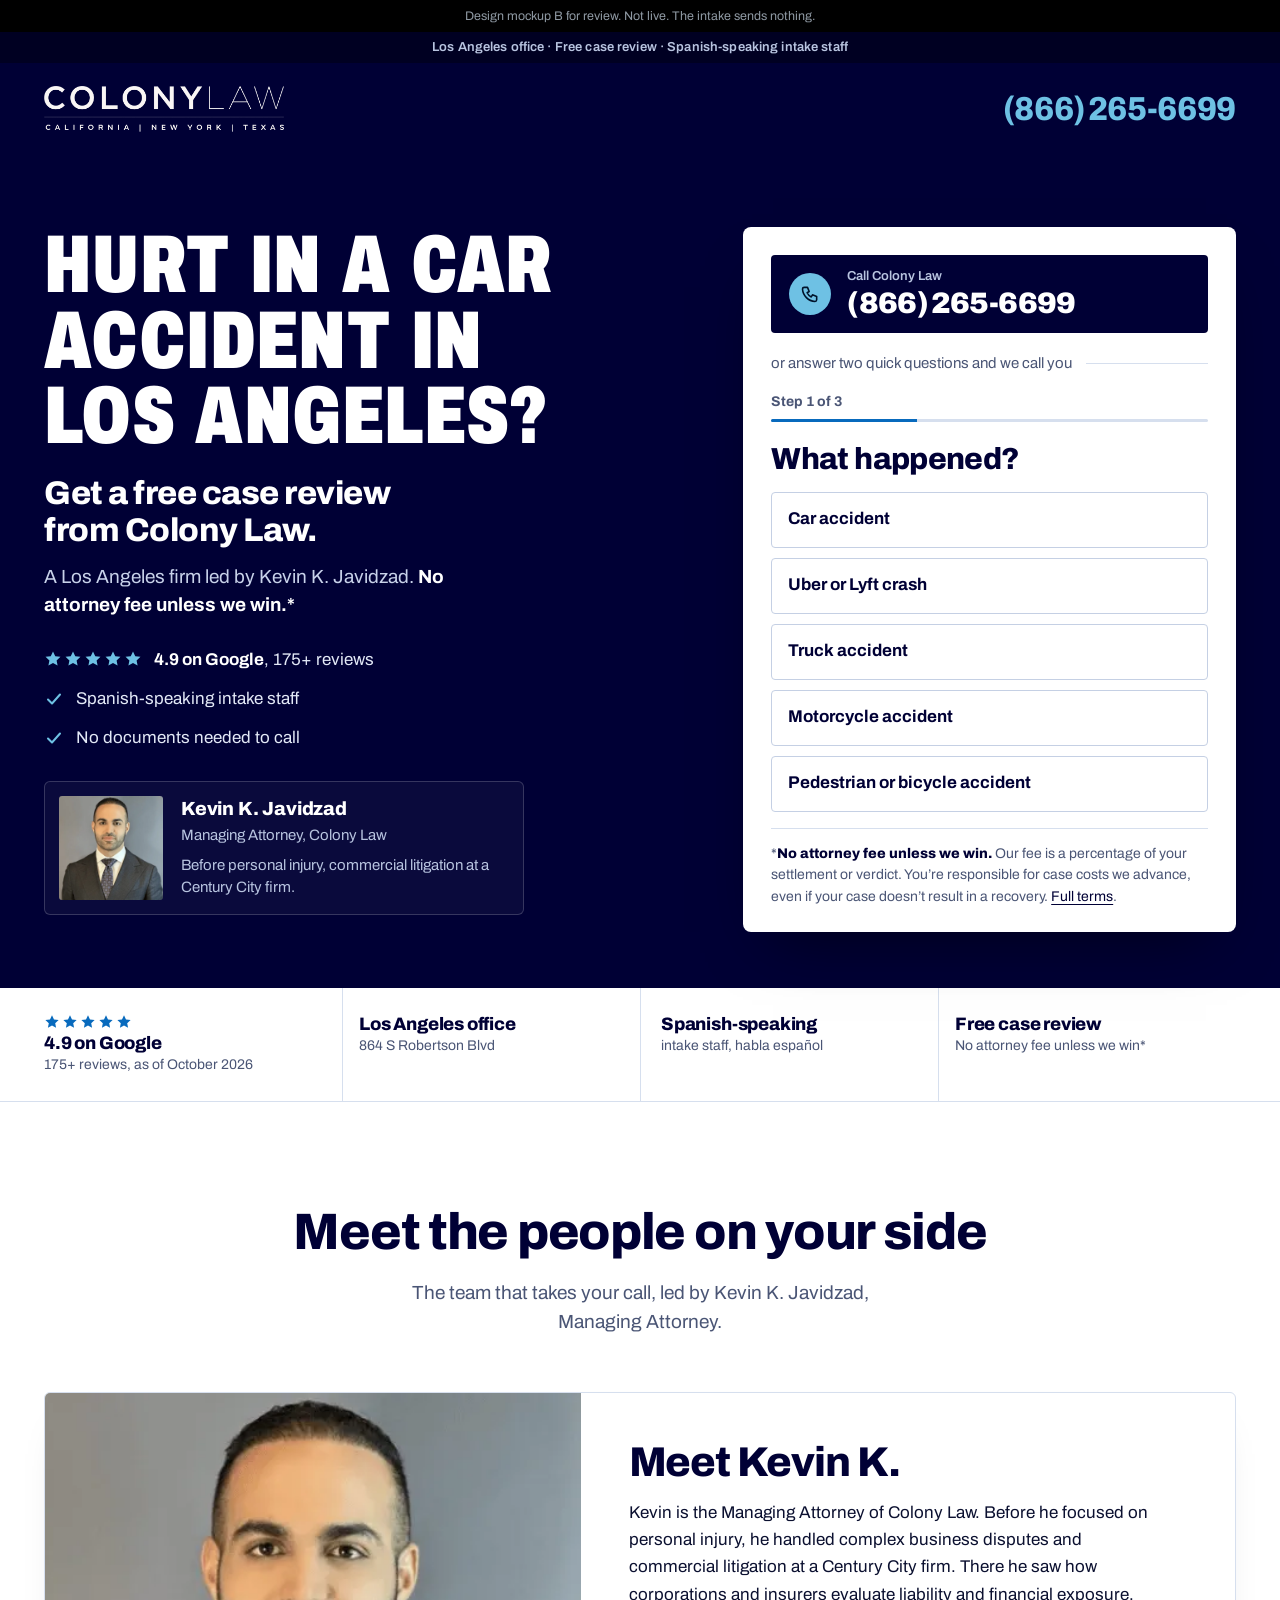
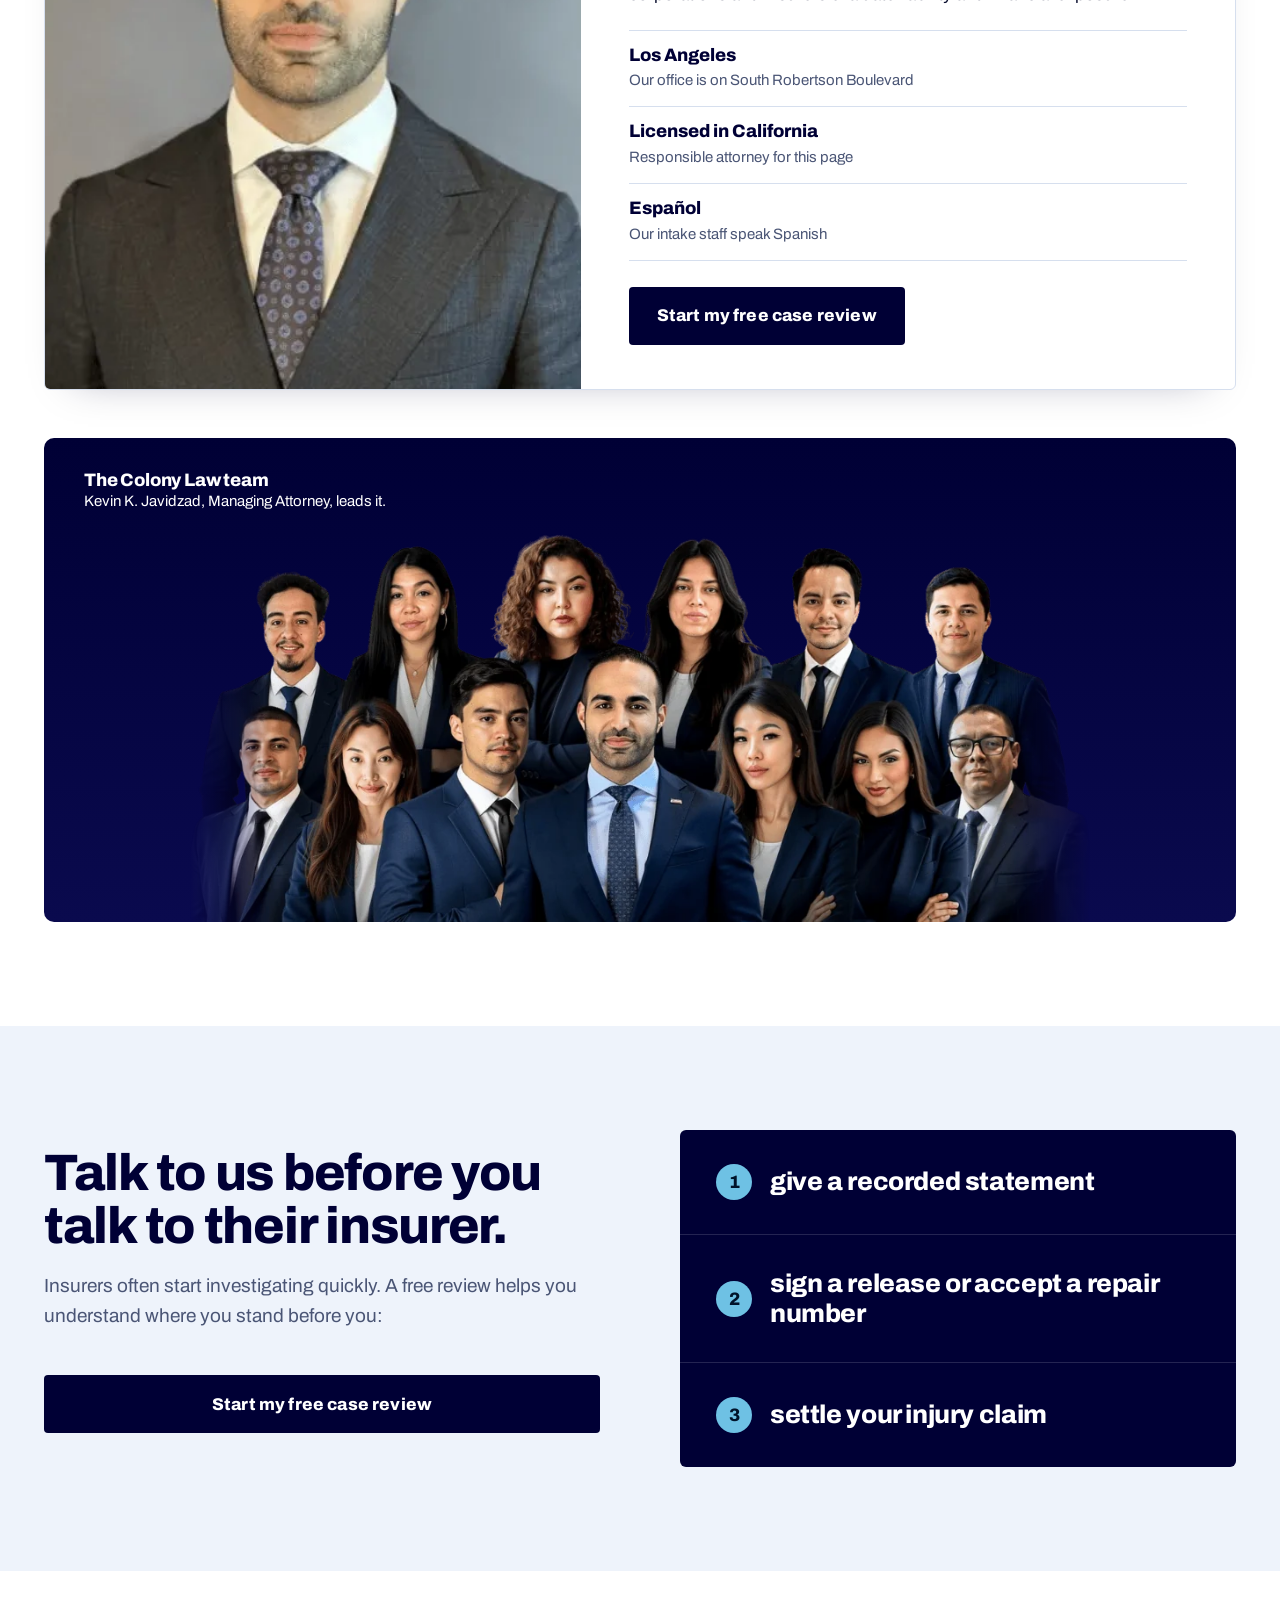
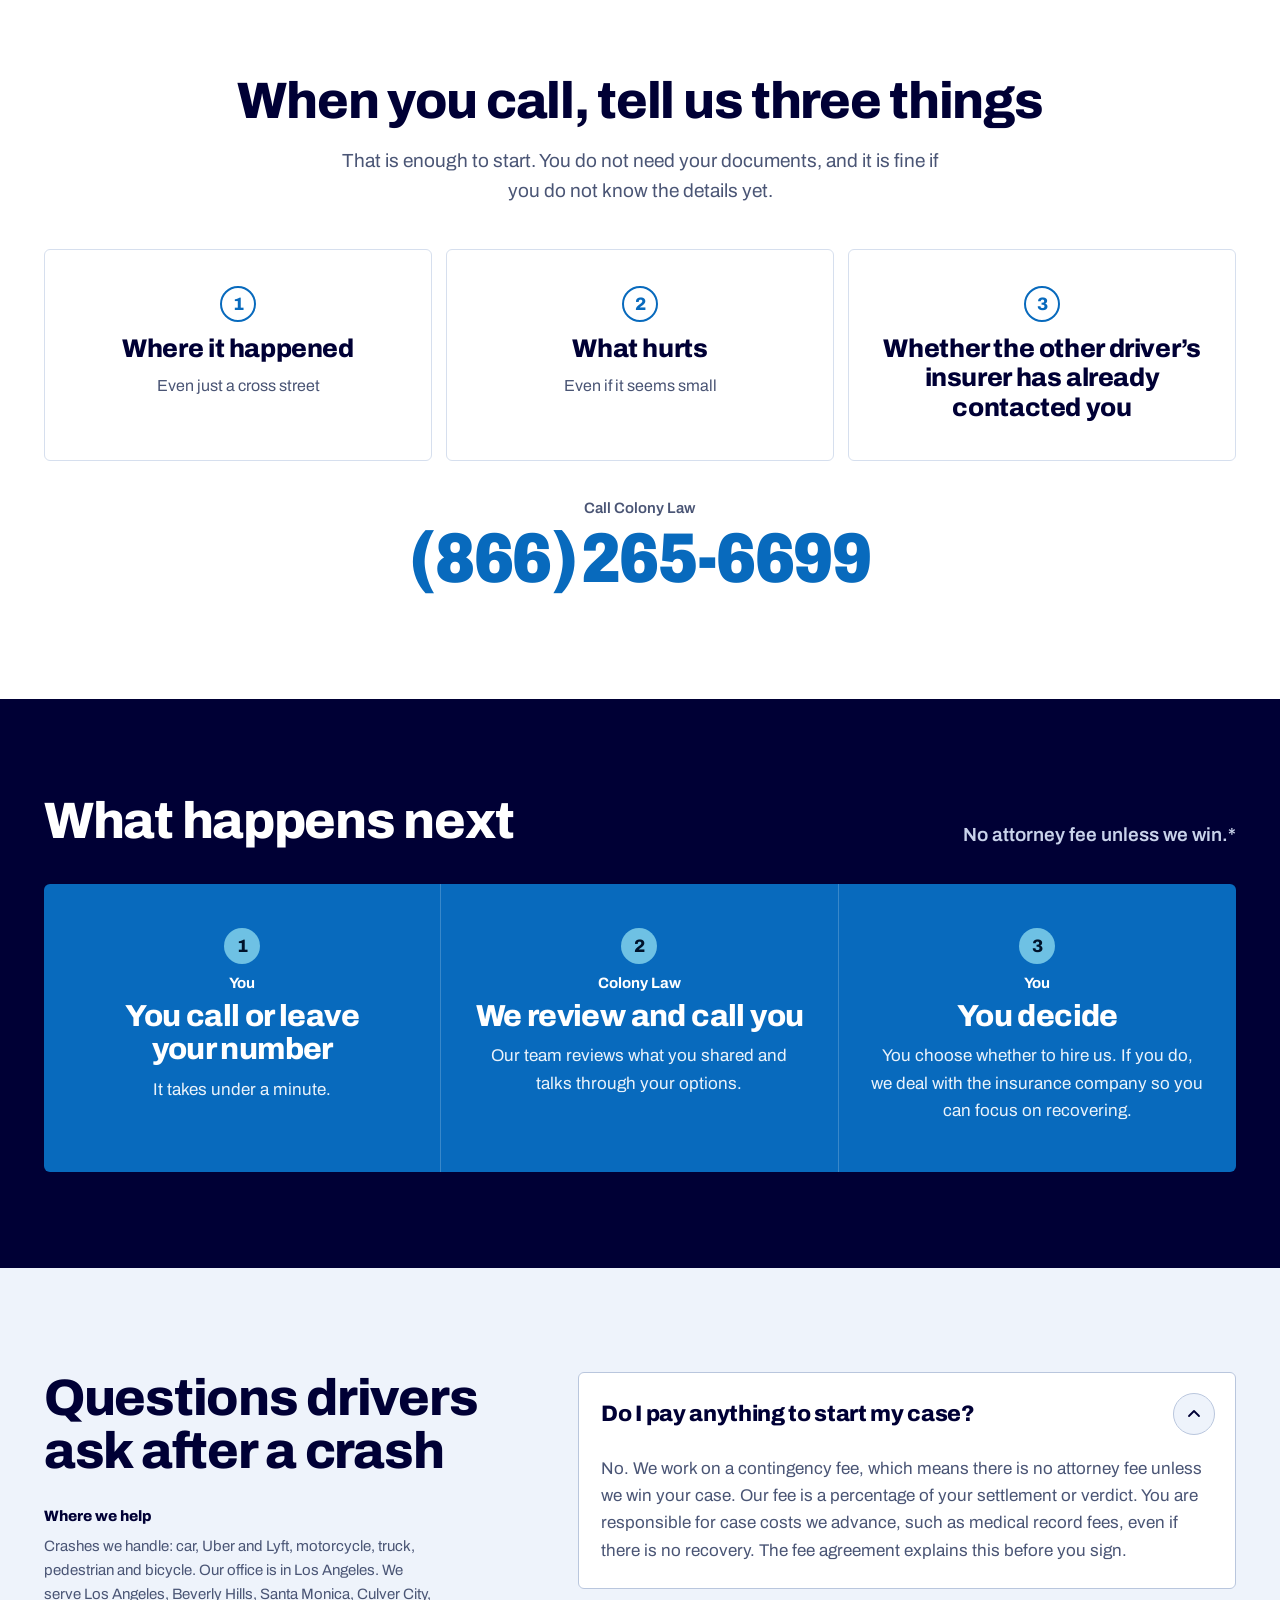
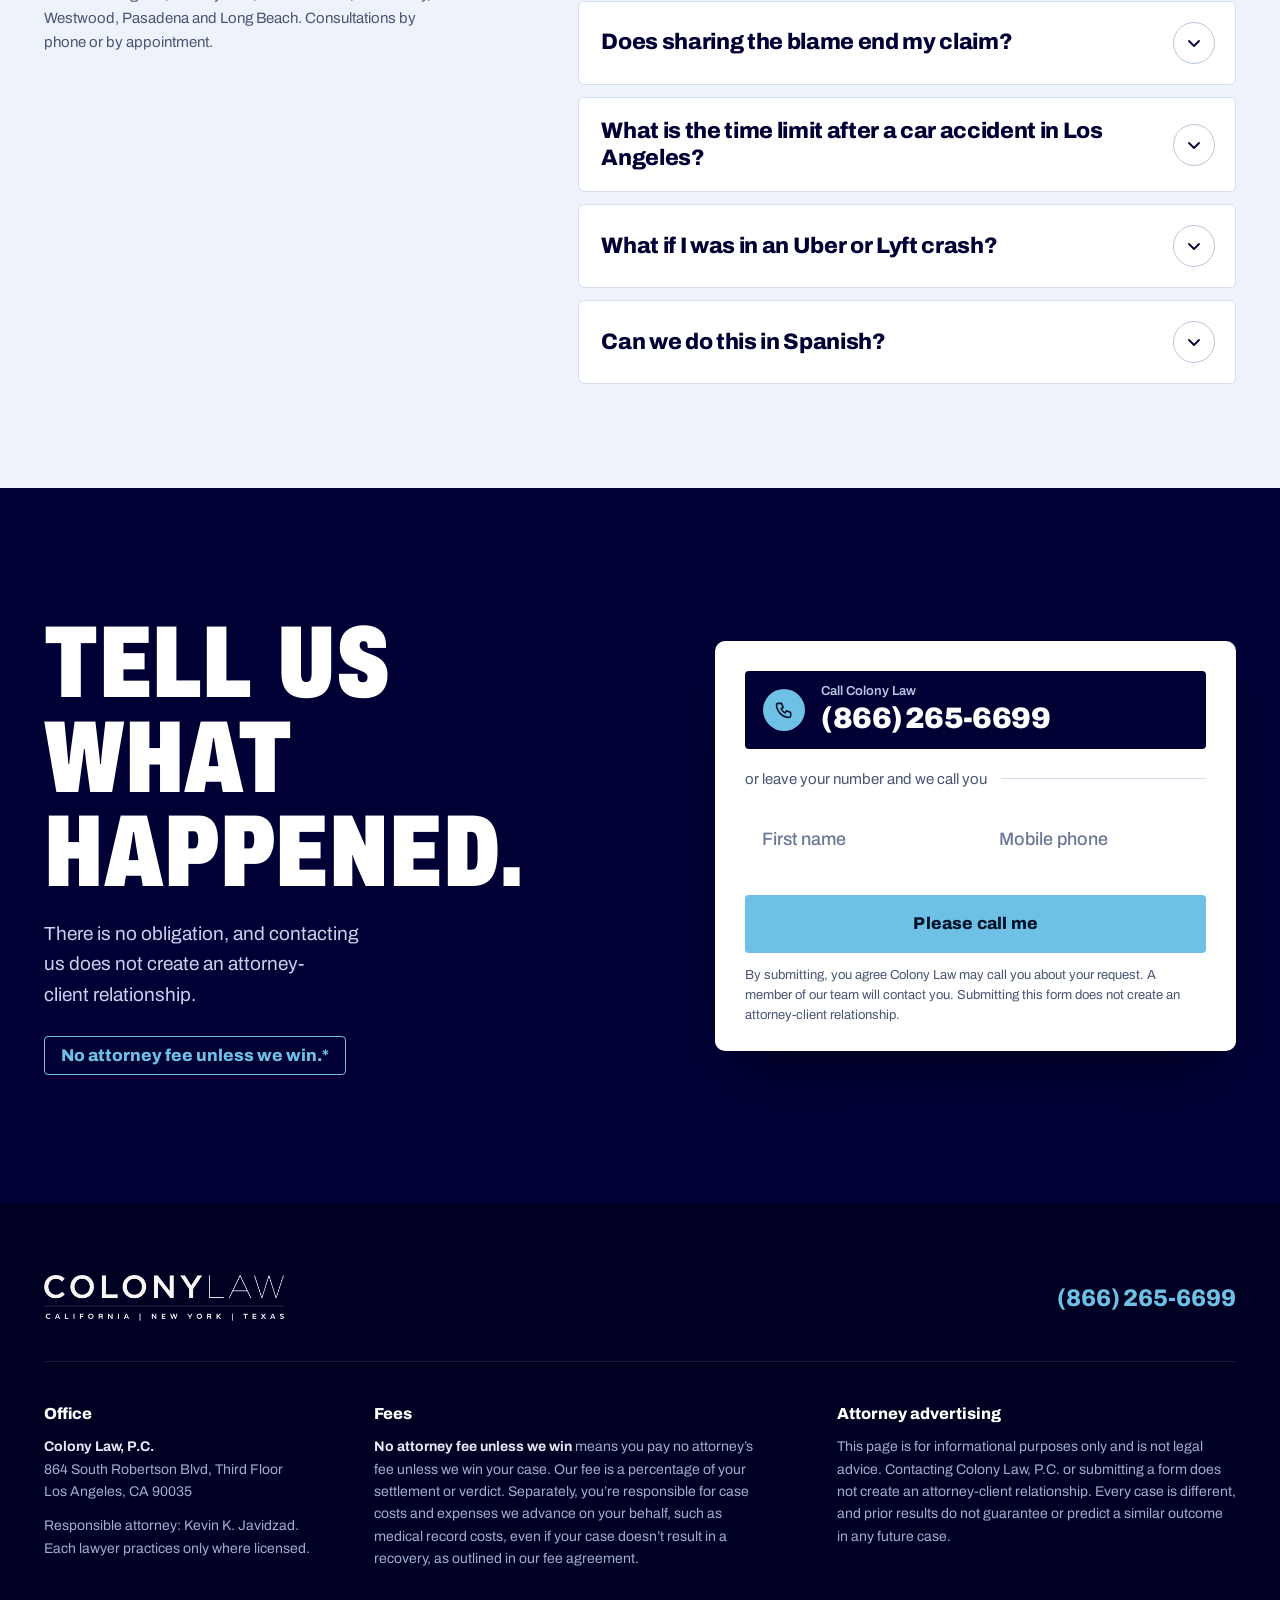
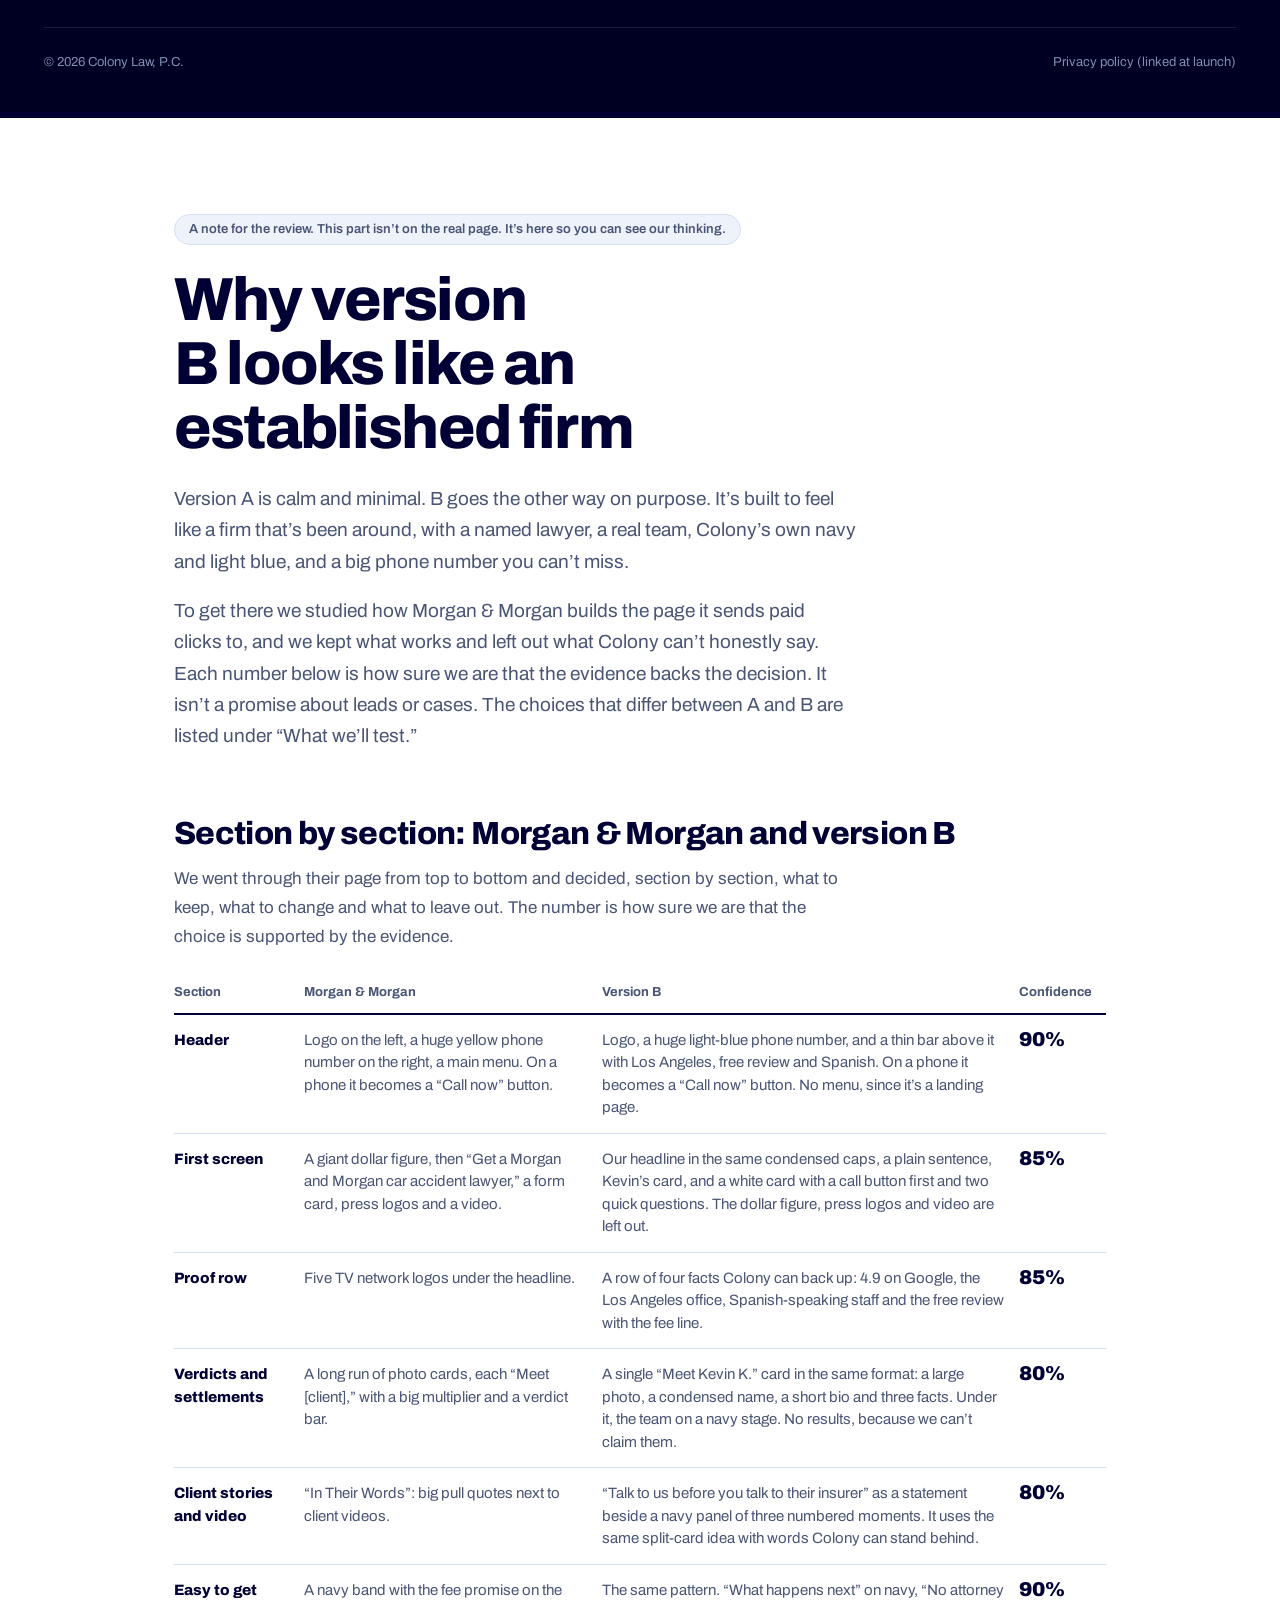
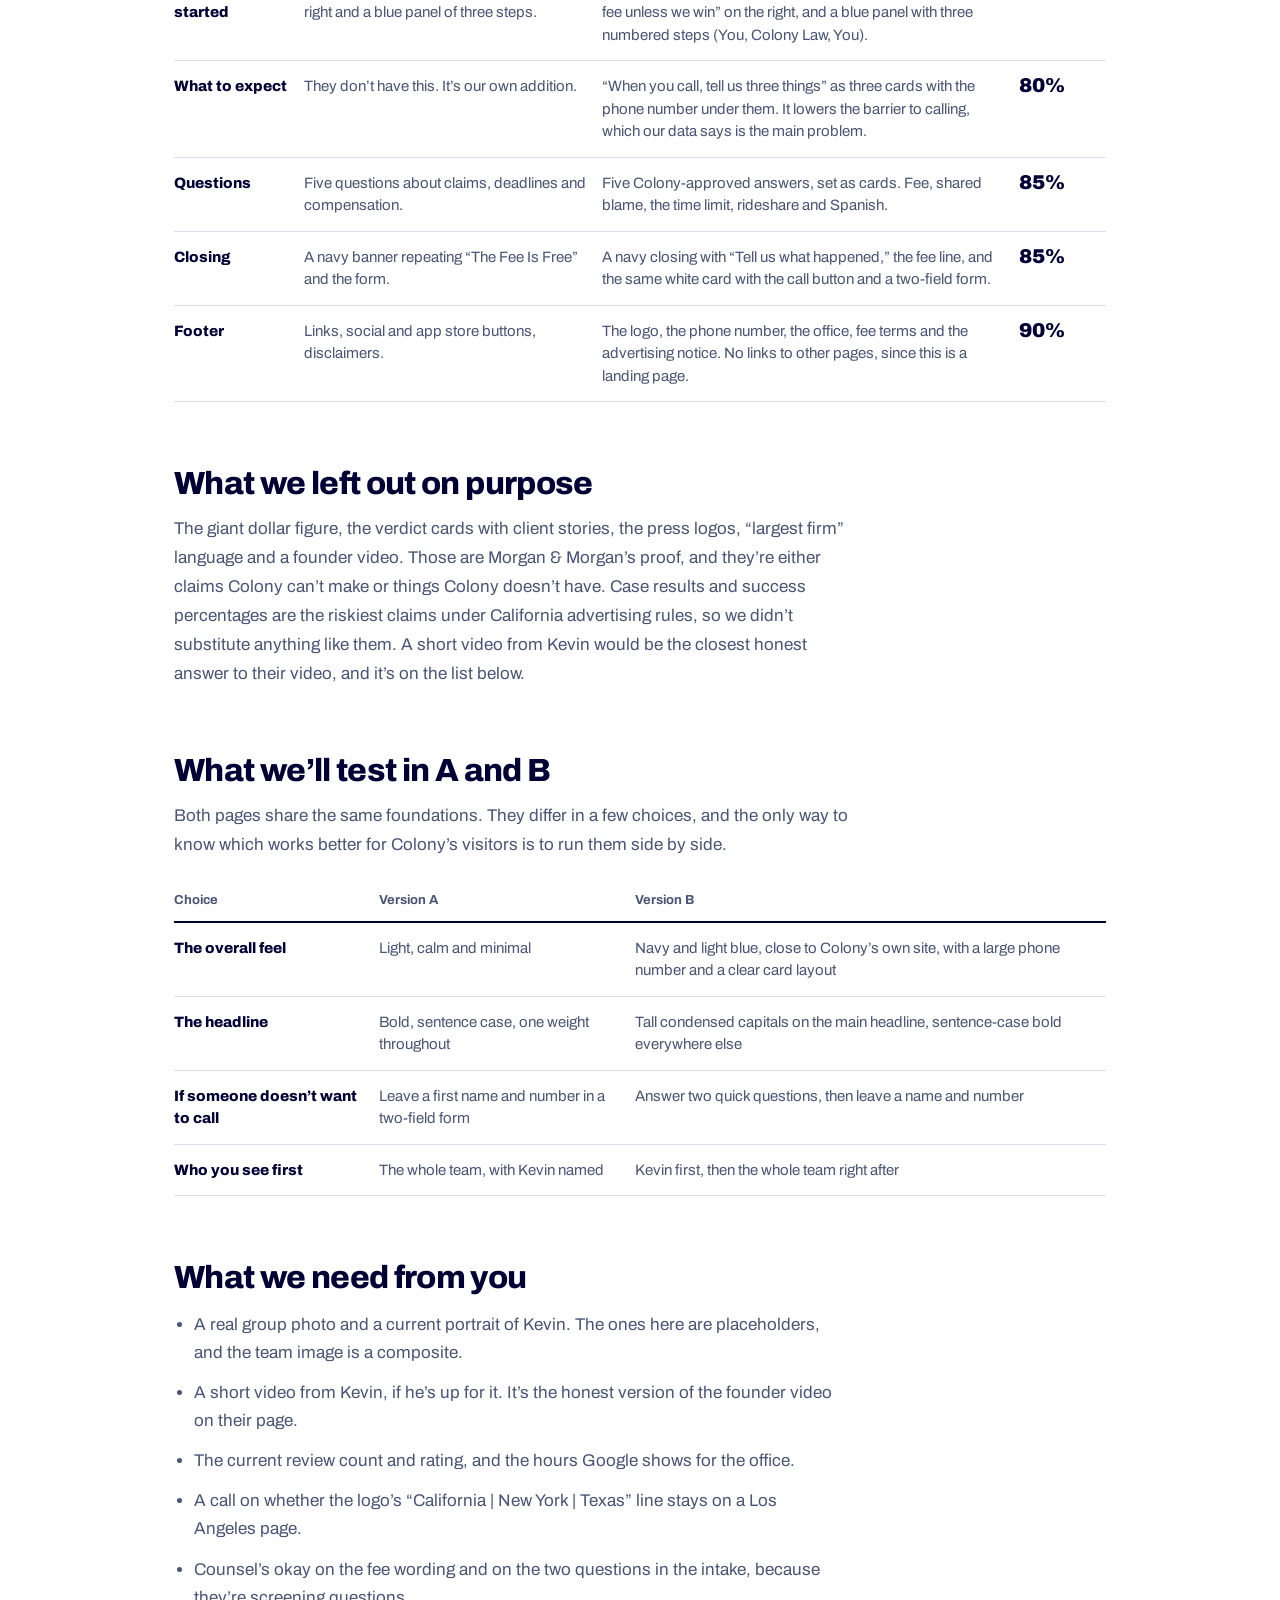
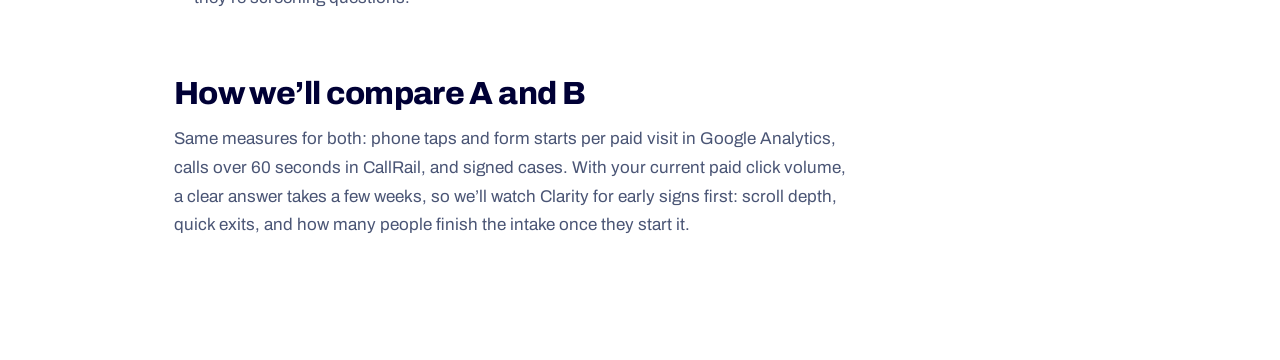
<file: b/index.html>
<!doctype html>
<html lang="en">
<head>
<meta charset="utf-8">
<meta name="viewport" content="width=device-width, initial-scale=1, viewport-fit=cover">
<meta name="robots" content="noindex, nofollow">
<meta name="theme-color" content="#000035">
<link rel="icon" href="data:image/svg+xml,%3Csvg xmlns='http://www.w3.org/2000/svg' viewBox='0 0 32 32'%3E%3Crect width='32' height='32' rx='6' fill='%23000035'/%3E%3Cpath d='M21.5 11.2A7 7 0 1 0 21.5 20.8' fill='none' stroke='%236EC1E4' stroke-width='2.6' stroke-linecap='round'/%3E%3C/svg%3E">
<title>Los Angeles Car Accident Lawyer | Colony Law, P.C. (design mockup B)</title>
<meta name="description" content="Design mockup B for Colony Law's Los Angeles car accident landing page. Not live. The form sends nothing.">
<link rel="preconnect" href="https://fonts.googleapis.com">
<link rel="preconnect" href="https://fonts.gstatic.com" crossorigin>
<link href="https://fonts.googleapis.com/css2?family=Archivo:wdth,wght@62..125,100..900&display=swap" rel="stylesheet">
<style>
/* Mockup B: the established-firm version. Colony's own navy and light blue, a condensed headline, big phone number, a named lawyer and a real team. */
:root{
  --navy:#000035; --navy2:#0A0A4E; --navy3:#000022; --ink:#0B1030; --muted:#4A5575; --tint:#EEF3FB; --line:#D6DFEE; --white:#fff;
  --blue:#6EC1E4; --blue-h:#8ED0EC; --blue-d:#086ABD; --on-blue:#00132A; --focus:#1B5FD1;
  --f:'Archivo',system-ui,-apple-system,'Segoe UI',sans-serif;
  --ease:cubic-bezier(.2,.7,.2,1);
}
*{box-sizing:border-box}
html{-webkit-text-size-adjust:100%;scroll-padding:96px 0 112px;background:var(--navy)}
body{margin:0;background:#fff;color:var(--ink);font:400 1.0625rem/1.6 var(--f);font-variant-numeric:lining-nums;-webkit-font-smoothing:antialiased;text-rendering:optimizeLegibility;padding-bottom:72px}
@media(min-width:900px){body{padding-bottom:0}}
img{display:block;max-width:100%}
a{color:inherit}
:focus-visible{outline:3px solid var(--focus);outline-offset:3px;border-radius:2px}
.on-navy :focus-visible,.navy :focus-visible{outline-color:#9ED8F2}
::selection{background:var(--blue);color:var(--on-blue)}
h1,h2,h3,h4{font-family:var(--f);margin:0;text-wrap:balance}
p{margin:0 0 1em;text-wrap:pretty}
.disp{font-weight:900;font-stretch:70%;font-variation-settings:"wdth" 70;text-transform:uppercase;letter-spacing:.005em;line-height:.92}
.wrap{max-width:1240px;margin:0 auto;padding:0 24px}
.skip{position:absolute;left:-999px;top:8px;background:#fff;color:#000;padding:12px 16px;z-index:200}.skip:focus{left:8px}
.nb{white-space:nowrap}
.mockbar{background:#000;color:#8F99A3;text-align:center;font:400 .78rem/1.3 var(--f);padding:8px 16px}
/* header */
.top{background:var(--navy);position:sticky;top:0;z-index:30;border-bottom:1px solid rgba(255,255,255,.08)}
.top .wrap{display:flex;align-items:center;justify-content:space-between;height:80px;gap:16px}
.top img{height:36px;width:auto}
@media(min-width:760px){.top .wrap{height:92px}.top img{height:46px}}
.top .tel{display:none;font:800 clamp(1.5rem,2.6vw,2.25rem)/1 var(--f);font-stretch:96%;letter-spacing:-.01em;color:var(--blue);text-decoration:none;font-variant-numeric:tabular-nums lining-nums;white-space:nowrap}
.top .tel:hover{color:var(--blue-h)}
.top .callbtn{display:inline-flex;align-items:center;min-height:46px;padding:0 20px;border-radius:4px;background:var(--blue);color:var(--on-blue);font:800 .9375rem/1 var(--f);letter-spacing:.04em;text-transform:uppercase;text-decoration:none}
@media(min-width:760px){.top .tel{display:inline-block}.top .callbtn{display:none}}
/* buttons */
.btn{display:inline-flex;align-items:center;justify-content:center;min-height:58px;padding:0 28px;background:var(--blue);color:var(--on-blue);border:0;border-radius:4px;font:800 1.0625rem/1 var(--f);letter-spacing:.01em;cursor:pointer;text-decoration:none;transition:background-color .15s,transform .1s;white-space:nowrap}
.btn:hover{background:var(--blue-h)}
.btn:active{transform:translateY(1px)}
.btn.navy{background:var(--navy);color:#fff}.btn.navy:hover{background:var(--navy2)}
/* hero */
.hero{background:var(--navy);color:#fff;padding:40px 0 56px}
.hero-grid{display:grid;gap:40px}
h1{font-size:clamp(3rem,13.5vw,4.4rem);color:#fff}
.subhead{font:800 clamp(1.35rem,5vw,2.05rem)/1.12 var(--f);letter-spacing:-.015em;margin:22px 0 0;max-width:20ch}
.value{font-size:1.1875rem;line-height:1.5;color:#C8D2EA;margin:14px 0 0;max-width:38ch}
.value b{color:#fff}
.trust{list-style:none;margin:26px 0 0;padding:0;display:grid;gap:12px;font-size:1.0625rem}
.trust li{display:flex;align-items:center;gap:12px;color:#E3E9F7}
.trust svg{flex:none;width:20px;height:20px}
.trust b{color:#fff}
.stars{display:inline-flex;gap:2px;color:var(--blue)}
.stars svg{width:18px;height:18px}
.kcard{margin:30px 0 0;display:grid;grid-template-columns:104px 1fr;gap:18px;align-items:center;padding:14px;border:1px solid rgba(255,255,255,.18);border-radius:6px;background:rgba(255,255,255,.04);max-width:480px}
.kcard img{width:104px;height:104px;object-fit:cover;object-position:50% 14%;border-radius:3px}
.kcard b{display:block;font:800 1.1875rem/1.2 var(--f);letter-spacing:-.01em}
.kcard span{display:block;color:#B8C4E0;font-size:.9375rem;margin-top:3px}
.kcard p{margin:8px 0 0;color:#B8C4E0;font-size:.9375rem;line-height:1.45}
/* the intake card */
.console{background:#fff;color:var(--ink);border-radius:8px;padding:22px 20px 20px;box-shadow:0 30px 60px -30px rgba(0,0,0,.6)}
.callnow{display:flex;align-items:center;gap:16px;min-height:78px;padding:0 18px;background:var(--navy);color:#fff;border-radius:4px;text-decoration:none;transition:background-color .15s}
.callnow:hover{background:var(--navy2)}
.callnow .ico{flex:none;width:42px;height:42px;border-radius:50%;background:var(--blue);color:var(--on-blue);display:grid;place-items:center}
.callnow .ico svg{width:20px;height:20px}
.callnow small{display:block;font:600 .8125rem/1 var(--f);color:#B8C4E0;margin-bottom:6px}
.callnow strong{display:block;font:900 clamp(1.45rem,6vw,1.85rem)/1 var(--f);font-stretch:100%;letter-spacing:-.02em;white-space:nowrap;font-variant-numeric:tabular-nums lining-nums}
.orline{margin:18px 0 20px;color:var(--muted);font-size:.9375rem;display:flex;align-items:center;gap:14px}
.orline::after{content:"";flex:1;height:1px;background:var(--line)}
.cs-top{display:flex;justify-content:space-between;align-items:center;margin:0 0 10px;font:700 .875rem/1 var(--f);color:var(--muted)}
.trk{height:3px;background:var(--line);margin:0 0 20px;position:relative;border-radius:2px;overflow:hidden}
.trk i{position:absolute;left:0;top:0;bottom:0;width:33.33%;background:var(--blue-d);transition:width .35s var(--ease)}
.q{font-size:clamp(1.5rem,5.4vw,1.9rem);line-height:1.1;letter-spacing:-.02em;font-weight:800;margin:0 0 16px;color:var(--navy)}
.chips{display:grid;gap:10px}
.chip{display:flex;align-items:center;justify-content:space-between;gap:12px;min-height:56px;padding:0 16px;border-radius:4px;border:1.5px solid #C5D0E4;background:#fff;color:var(--navy);font:700 1.0625rem/1.2 var(--f);text-align:left;cursor:pointer;transition:border-color .15s,background-color .15s}
.chip:hover{border-color:var(--blue-d);background:var(--tint)}
.chip[aria-pressed=true]{border-color:var(--blue-d);background:var(--tint)}
.chip[aria-pressed=true]::after{content:"";width:8px;height:14px;border:solid var(--blue-d);border-width:0 2.5px 2.5px 0;transform:rotate(45deg) translate(-2px,-2px)}
@media(prefers-reduced-motion:no-preference){.slide{animation:slide .28s var(--ease)}@keyframes slide{from{opacity:0;transform:translateX(18px)}to{opacity:1;transform:none}}}
.back{margin-top:12px;background:none;border:0;color:var(--muted);font:600 .9375rem/1 var(--f);padding:12px 0;cursor:pointer;min-height:44px;text-decoration:underline;text-underline-offset:4px}
.back:hover{color:var(--navy)}.back[hidden]{display:none}
.field{position:relative;margin:0 0 12px}
.field label{position:absolute;width:1px;height:1px;overflow:hidden;clip:rect(0 0 0 0);white-space:nowrap}
input{width:100%;min-height:56px;padding:0 16px;border:1.5px solid #AEBBD3;border-radius:4px;background:#fff;color:var(--ink);font:500 1.125rem/1 var(--f);font-variant-numeric:tabular-nums;transition:border-color .15s,box-shadow .15s}
input::placeholder{color:#6B7796;opacity:1}
input:hover{border-color:#7F90B3}
input:focus{outline:0;border-color:var(--blue-d);box-shadow:0 0 0 3px rgba(8,106,189,.22)}
.err{display:none;color:#B3261E;font-size:.9rem;margin-top:6px}.field.bad .err{display:block}.field.bad input{border-color:#B3261E}
.console .btn,.card .btn{width:100%;margin-top:4px}
.consent{margin:12px 0 0;font-size:.8125rem;line-height:1.55;color:var(--muted)}
.fee{margin:16px 0 0;padding-top:14px;border-top:1px solid var(--line);font-size:.875rem;line-height:1.55;color:var(--muted)}
.fee b{color:var(--navy);font-weight:800}
.fee a{color:var(--navy);text-underline-offset:3px}
.done{display:none}.done.show{display:block}
.done h3{font-size:1.75rem;line-height:1.05;letter-spacing:-.02em;font-weight:800;margin:0 0 10px;color:var(--navy)}
.done p{color:var(--muted);margin:0 0 10px}
.done button{font:600 .95rem var(--f);color:var(--navy);background:none;border:0;padding:10px 0;text-decoration:underline;text-underline-offset:3px;cursor:pointer;min-height:44px}
.done .mk{font-size:.8125rem;color:#6B7796}
@media(min-width:900px){
 .hero{padding:72px 0 88px}
 .hero-grid{grid-template-columns:1.12fr .88fr;gap:72px;align-items:start}
 h1{font-size:clamp(4.4rem,7.4vw,7rem)}
 .console{padding:28px 28px 24px}
}
/* sections */
section{padding:64px 0}
@media(min-width:900px){section{padding:104px 0}}
.h2{font-size:clamp(2.4rem,8vw,4.2rem);color:var(--navy)}
.navy .h2,.on-navy .h2{color:#fff}
.lead{font-size:1.1875rem;line-height:1.55;color:var(--muted);max-width:56ch;margin:18px 0 0}
.tint{background:var(--tint)}
.navy{background:var(--navy);color:#fff}
.navy .lead{color:#C8D2EA}
/* team + facts */
.team{padding-bottom:0}
.team-top{display:grid;gap:36px}
.facts3{display:grid;gap:14px;margin:0;padding:0;list-style:none}
.facts3 li{background:#fff;border:1px solid var(--line);border-radius:6px;padding:20px 22px;display:flex;align-items:baseline;gap:16px}
.facts3 b{font:900 clamp(2.6rem,9vw,3.6rem)/.9 var(--f);font-stretch:70%;font-variation-settings:"wdth" 70;color:var(--navy);text-transform:uppercase}
.facts3 span{color:var(--muted);font-size:1.0625rem;line-height:1.3}
.stage{margin-top:48px;background:linear-gradient(180deg,var(--navy) 0%,var(--navy2) 100%);border-radius:10px 10px 0 0;position:relative;overflow:hidden;padding-top:72px}
.stage img{display:block;width:100%;max-width:900px;margin:0 auto;height:auto;-webkit-mask-image:linear-gradient(90deg,transparent 0,#000 9%,#000 91%,transparent 100%);mask-image:linear-gradient(90deg,transparent 0,#000 9%,#000 91%,transparent 100%)}
.stage figcaption{position:absolute;top:22px;left:24px;right:24px;color:#fff;font-size:.9375rem;line-height:1.45}
.stage figcaption b{display:block;font:800 1.125rem/1.2 var(--f);letter-spacing:-.01em}
@media(min-width:900px){
 .team-top{grid-template-columns:1fr 1fr;gap:80px;align-items:end}
 .facts3{grid-template-columns:1fr;gap:12px}
 .stage{margin-top:64px;padding-top:96px}
 .stage figcaption{left:40px;top:32px}
}
/* talk to us before their insurer: cards */
.cards3{list-style:none;margin:40px 0 0;padding:0;display:grid;gap:14px;counter-reset:c}
.cards3 li{counter-increment:c;background:#fff;border:1px solid var(--line);border-top:4px solid var(--navy);border-radius:6px;padding:24px 22px 26px;display:grid;gap:14px;align-content:start}
.cards3 li::before{content:counter(c);font:900 3.4rem/.85 var(--f);font-stretch:70%;font-variation-settings:"wdth" 70;color:var(--blue-d)}
.cards3 b{font:800 clamp(1.35rem,4.6vw,1.65rem)/1.12 var(--f);letter-spacing:-.02em;color:var(--navy)}
.bio{margin:28px 0 0;padding-left:18px;border-left:4px solid var(--blue);color:var(--ink);max-width:60ch;font-size:1.0625rem}
.cta-row{margin-top:32px}
@media(min-width:900px){.cards3{grid-template-columns:repeat(3,1fr);gap:20px;margin-top:56px}.cards3 li{padding:30px 28px 34px;min-height:220px}}
/* three things (navy) */
.tell3{list-style:none;margin:44px 0 0;padding:0;display:grid;gap:14px}
.tell3 li{border:1px solid rgba(255,255,255,.2);border-radius:6px;padding:22px 22px 24px;background:rgba(255,255,255,.04)}
.tell3 .k{display:block;font:900 2.6rem/.85 var(--f);font-stretch:70%;font-variation-settings:"wdth" 70;color:var(--blue);margin-bottom:12px}
.tell3 b{display:block;font:800 clamp(1.35rem,4.6vw,1.6rem)/1.15 var(--f);letter-spacing:-.02em}
.tell3 span.s{display:block;color:#B8C4E0;margin-top:6px}
.bigcall{margin-top:44px;display:inline-flex;flex-direction:column;gap:8px;text-decoration:none}
.bigcall small{font:600 .9375rem/1 var(--f);color:#B8C4E0}
.bigcall strong{font:900 clamp(2.4rem,9.5vw,4.4rem)/1 var(--f);font-stretch:84%;letter-spacing:-.02em;color:var(--blue);font-variant-numeric:tabular-nums lining-nums}
.bigcall:hover strong{color:var(--blue-h)}
@media(min-width:900px){.tell3{grid-template-columns:repeat(3,1fr);gap:20px;margin-top:56px}.tell3 li{padding:30px 28px 34px}}
/* what happens next */
.steps3{list-style:none;margin:48px 0 0;padding:0;display:grid;gap:36px}
.steps3 li{position:relative;padding-left:76px}
.steps3 .num{position:absolute;left:0;top:0;width:56px;height:56px;border-radius:50%;background:var(--navy);color:#fff;display:grid;place-items:center;font:900 1.9rem/1 var(--f);font-stretch:70%;font-variation-settings:"wdth" 70}
.steps3 li:last-child .num{background:var(--blue);color:var(--on-blue)}
.steps3 li::before{content:"";position:absolute;left:27px;top:62px;bottom:-30px;width:2px;background:var(--line)}
.steps3 li:last-child::before{display:none}
.steps3 .who{display:block;font:700 .9375rem/1 var(--f);color:var(--blue-d);margin:4px 0 8px}
.steps3 h3{font:800 clamp(1.5rem,5vw,1.9rem)/1.1 var(--f);letter-spacing:-.02em;color:var(--navy);margin:0 0 8px}
.steps3 p{margin:0;color:var(--muted);max-width:38ch}
@media(min-width:900px){
 .steps3{grid-template-columns:repeat(3,1fr);gap:48px}
 .steps3 li{padding:80px 0 0}
 .steps3 .num{left:0;top:0}
 .steps3 li::before{left:64px;right:-48px;top:27px;bottom:auto;width:auto;height:2px}
}
/* FAQ */
.faq-grid{display:grid;gap:36px}
.faq-list{border-top:2px solid var(--navy)}
.faq-list details{border-bottom:1px solid var(--line)}
.faq-list summary{list-style:none;cursor:pointer;display:grid;grid-template-columns:1fr 40px;gap:14px;align-items:center;padding:22px 0;font:800 clamp(1.15rem,4vw,1.4rem)/1.2 var(--f);letter-spacing:-.015em;color:var(--navy);min-height:72px}
.faq-list summary::-webkit-details-marker{display:none}
.faq-list summary::after{content:"";width:40px;height:40px;border-radius:50%;border:1.5px solid #B9C6DD;background:url("data:image/svg+xml,%3Csvg xmlns='http://www.w3.org/2000/svg' width='16' height='16' viewBox='0 0 16 16' fill='none' stroke='%23000035' stroke-width='1.8' stroke-linecap='round' stroke-linejoin='round'%3E%3Cpath d='M3 6l5 5 5-5'/%3E%3C/svg%3E") center/16px no-repeat;transition:transform .3s var(--ease),background-color .2s}
.faq-list details[open] summary::after{transform:rotate(180deg);background-color:var(--tint)}
.faq-list .ans{padding:0 0 28px}
.faq-list .ans p{margin:0;color:var(--muted);max-width:62ch}
.areas{margin-top:26px;color:var(--muted);font-size:.9375rem;max-width:44ch}
.areas b{display:block;color:var(--navy);margin-bottom:6px;font-weight:800}
@media(prefers-reduced-motion:no-preference){.faq-list details[open] .ans{animation:ansIn .35s var(--ease)}@keyframes ansIn{from{opacity:0;transform:translateY(-6px)}to{opacity:1;transform:none}}}
@media(min-width:900px){.faq-grid{grid-template-columns:.8fr 1.2fr;gap:96px;align-items:start}.faq-lead{position:sticky;top:120px}}
/* closing */
.close{background:var(--navy);color:#fff;padding:80px 0}
.close-grid{display:grid;gap:40px}
.close h2{font-size:clamp(3rem,12vw,6rem);max-width:9ch}
.close .sub2{margin:20px 0 0;color:#C8D2EA;font-size:1.1875rem;max-width:34ch}
.close .ph{display:flex;flex-direction:column;gap:10px;text-decoration:none}
.close .ph small{font:600 .9375rem/1 var(--f);color:#B8C4E0}
.close .ph strong{font:900 clamp(2.4rem,9.5vw,4rem)/1 var(--f);font-stretch:84%;letter-spacing:-.02em;color:var(--blue);font-variant-numeric:tabular-nums lining-nums}
.close .or2{margin:26px 0 14px;font-size:.9375rem;color:#B8C4E0}
.close form.row{display:grid;gap:12px}
.close input{background:#fff;color:var(--ink);border-color:transparent}
.close .done{background:transparent;padding:0}
.close-fine{margin:14px 0 0;font-size:.8125rem;line-height:1.55;color:#AAB7D6;max-width:60ch}
@media(min-width:900px){.close{padding:128px 0}.close-grid{grid-template-columns:1.05fr .95fr;gap:96px;align-items:center}.close form.row{grid-template-columns:1fr 1fr}.close form.row .btn{grid-column:1/-1}}
/* footer */
footer{background:var(--navy3);color:#9FADCF;padding:72px 0 40px;font-size:.875rem;line-height:1.6}
.foot-top{display:flex;align-items:center;justify-content:space-between;gap:24px;flex-wrap:wrap;padding-bottom:40px;border-bottom:1px solid rgba(255,255,255,.1)}
.foot-top img{height:46px;width:auto}
.foot-tel{font:800 1.5rem/1 var(--f);color:var(--blue);text-decoration:none;min-height:44px;display:inline-flex;align-items:center;font-variant-numeric:tabular-nums lining-nums}
.foot-cols{display:grid;gap:36px;padding:44px 0}
.foot-cols h2{font:800 1rem/1 var(--f);color:#fff;margin:0 0 14px}
.foot-cols p{margin:0 0 12px;max-width:60ch}.foot-cols b{color:#E3E9F7;font-weight:700}
.foot-base{display:flex;justify-content:space-between;gap:16px;flex-wrap:wrap;padding-top:24px;border-top:1px solid rgba(255,255,255,.1);font-size:.8125rem;color:#7F8DB1}
@media(min-width:900px){.foot-cols{grid-template-columns:.8fr 1.2fr 1.2fr;gap:64px}}
/* sticky bar */
.bar{position:fixed;inset:auto 0 0 0;z-index:40;background:var(--navy);border-top:1px solid rgba(255,255,255,.12);padding:10px 14px calc(10px + env(safe-area-inset-bottom));display:grid;grid-template-columns:1fr 1.3fr;gap:10px;transform:translateY(110%);transition:transform .3s var(--ease)}
.bar.on{transform:none}
.bar a{min-height:52px;display:flex;align-items:center;justify-content:center;border-radius:4px;font:800 1rem var(--f);text-decoration:none}
.bar .c{box-shadow:inset 0 0 0 1.5px rgba(255,255,255,.35);color:#fff}.bar .f{background:var(--blue);color:var(--on-blue)}
@media(min-width:900px){.bar{display:none}}
@media(prefers-reduced-motion:no-preference){.hero h1,.hero .subhead,.hero .value,.console{animation:rise .8s var(--ease) both}.hero .subhead{animation-delay:.06s}.hero .value{animation-delay:.1s}.console{animation-delay:.1s}@keyframes rise{from{opacity:0;transform:translateY(14px)}to{opacity:1;transform:none}}}
@media(prefers-reduced-motion:reduce){*{transition:none!important}}

/* section pass: one-to-one with the Morgan & Morgan landing page structure */
.center{text-align:center;margin-left:auto;margin-right:auto}
.util{background:var(--navy3);color:#B8C4E0;font:600 .8125rem/1 var(--f);padding:9px 0;text-align:center;letter-spacing:.01em}
.util .wrap{white-space:nowrap;overflow:hidden;text-overflow:ellipsis}
@media(max-width:640px){.util{display:none}}
.top{border-bottom:0}
/* trust bar (their press-logo row) */
.trustbar{background:#fff;border-bottom:1px solid var(--line)}
.trustbar-in{display:grid;grid-template-columns:1fr 1fr}
.tb{padding:20px 12px 20px 0;display:flex;flex-direction:column;gap:3px;border-bottom:1px solid var(--line)}
.tb:nth-child(even){padding-left:16px;border-left:1px solid var(--line)}
.tb:nth-last-child(-n+2){border-bottom:0}
.tb b{font:800 1.125rem/1.15 var(--f);color:var(--navy);letter-spacing:-.01em}
.tb span{color:var(--muted);font-size:.875rem;line-height:1.35}
.tb .stars{color:var(--blue-d)}
.tb .stars svg{width:16px;height:16px}
@media(min-width:900px){.trustbar-in{grid-template-columns:repeat(4,1fr)}.tb{padding:26px 20px;border-bottom:0!important;border-left:1px solid var(--line)}.tb:first-child{border-left:0;padding-left:0}}
/* meet the team (their verdict cards) */
.meet{background:#fff}
.mcard{margin:44px 0 0;display:grid;border:1px solid var(--line);border-radius:10px;overflow:hidden;background:#fff;box-shadow:0 18px 40px -30px rgba(0,0,53,.35)}
.mcard img{width:100%;aspect-ratio:1/1;object-fit:cover;object-position:50% 12%}
.mc-body{padding:26px 22px 28px}
.mc-name{font-size:clamp(2.2rem,8vw,3.2rem);color:var(--navy);margin:0 0 14px}
.mc-body>p{color:var(--ink);font-size:1.0625rem;max-width:52ch}
.mc-facts{list-style:none;margin:22px 0 26px;padding:0;display:grid;gap:0;border-top:1px solid var(--line)}
.mc-facts li{display:flex;flex-direction:column;gap:2px;padding:14px 0;border-bottom:1px solid var(--line)}
.mc-facts b{font:800 1.125rem/1.2 var(--f);color:var(--navy)}
.mc-facts span{color:var(--muted);font-size:.9375rem}
.meet .stage{margin:40px 0 0;border-radius:10px;padding-top:84px}
@media(min-width:900px){.mcard{grid-template-columns:.9fr 1.1fr;margin-top:56px}.mcard img{aspect-ratio:auto;height:100%;min-height:480px;max-height:620px}.mc-body{padding:48px 48px 44px}.meet .stage{margin-top:48px;padding-top:96px}}
.meet .stage{margin-bottom:0}
/* insurer (their testimonial split card) */
.ins2-grid{display:grid;gap:36px;align-items:center}
.panel3{list-style:none;margin:0;padding:0;background:var(--navy);border-radius:10px;overflow:hidden}
.panel3 li{display:grid;grid-template-columns:auto 1fr;gap:18px;align-items:center;padding:26px 24px;border-bottom:1px solid rgba(255,255,255,.14)}
.panel3 li:last-child{border-bottom:0}
.panel3 .n{width:44px;height:44px;border-radius:50%;background:var(--blue);color:var(--on-blue);display:grid;place-items:center;font:900 1.6rem/1 var(--f);font-stretch:70%;font-variation-settings:"wdth" 70}
.panel3 b{font:900 clamp(1.5rem,5.4vw,2.1rem)/1 var(--f);font-stretch:70%;font-variation-settings:"wdth" 70;text-transform:uppercase;color:#fff;letter-spacing:.005em}
.ins2-text .lead{margin-bottom:28px}
@media(min-width:900px){.ins2-grid{grid-template-columns:1fr 1fr;gap:80px}.panel3 li{padding:34px 36px}}
/* three things */
.say{background:#fff}
.tell3{margin:44px 0 0;gap:14px}
.tell3 li{background:#fff;border:1px solid var(--line);border-radius:10px;padding:26px 22px 28px;text-align:center;display:flex;flex-direction:column;align-items:center;gap:10px}
.badge{width:40px;height:40px;border-radius:50%;background:var(--blue);color:var(--on-blue);display:grid;place-items:center;font:900 1.5rem/1 var(--f);font-stretch:70%;font-variation-settings:"wdth" 70;flex:none}
.tell3 b{font:900 clamp(1.9rem,6vw,2.5rem)/.95 var(--f);font-stretch:70%;font-variation-settings:"wdth" 70;text-transform:uppercase;color:var(--navy);margin:2px 0 0;max-width:14ch}
.tell3 span.s{color:var(--muted);margin:0;font-size:1rem}
.tell3 .k{display:none}
.say .bigcall{margin-top:40px;align-items:center}
.say .bigcall small{color:var(--muted)}
.say .bigcall strong{color:var(--blue-d)}
.say .bigcall:hover strong{color:var(--navy)}
@media(min-width:900px){.tell3 li{padding:36px 28px 38px}}
/* what happens next (their "It's easy to get started") */
.easy{padding:72px 0}
.easy-head{display:grid;gap:12px;align-items:end;margin-bottom:36px}
.easy-fee{font:600 1.1875rem/1.3 var(--f);color:#C8D2EA;margin:0}
.easy-panel{list-style:none;margin:0;padding:8px 0;background:var(--blue-d);border-radius:10px;display:grid}
.easy-panel li{text-align:center;padding:30px 24px;border-bottom:1px solid rgba(255,255,255,.2);display:flex;flex-direction:column;align-items:center;gap:6px}
.easy-panel li:last-child{border-bottom:0}
.easy-panel .badge{background:var(--blue);margin-bottom:6px}
.easy-panel .who{font:700 .9375rem/1 var(--f);color:#fff}
.easy-panel h3{font-size:clamp(2rem,7vw,2.8rem);color:#fff;margin:2px 0 4px}
.easy-panel p{margin:0;color:#EAF3FB;max-width:40ch;font-size:1.0625rem}
@media(min-width:900px){
 .easy{padding:96px 0}
 .easy-head{grid-template-columns:1fr auto;gap:48px}
 .easy-panel{grid-template-columns:repeat(3,1fr);padding:0}
 .easy-panel li{border-bottom:0;border-right:1px solid rgba(255,255,255,.2);padding:44px 32px 48px}
 .easy-panel li:last-child{border-right:0}
}
/* FAQ as cards */
.faqs{background:var(--tint)}
.faq-list{border-top:0;display:grid;gap:12px}
.faq-list details{background:#fff;border:1px solid var(--line);border-radius:8px;padding:0 22px}
.faq-list summary{padding:20px 0}
.faq-list details[open]{border-color:#B9C6DD}
.faq-list .ans{padding:0 0 24px}
/* closing */
.close{background:var(--navy)}
.close h2{font-size:clamp(3rem,12vw,6.4rem);max-width:8ch}
.feeflag{display:inline-block;margin:26px 0 0;padding:10px 16px;border:1.5px solid var(--blue);border-radius:4px;color:var(--blue);font:800 1.0625rem/1 var(--f)}
.card{background:#fff;color:var(--ink);border-radius:10px;padding:24px 22px 22px;box-shadow:0 30px 60px -30px rgba(0,0,0,.6)}
.card form.row{display:grid;gap:12px}
.card .btn{width:100%}
.card .consent{color:var(--muted)}
@media(min-width:900px){.card{padding:30px 30px 26px}.close .card form.row{grid-template-columns:1fr 1fr}.close .card form.row .btn{grid-column:1/-1}}

/* team review fixes */
.disp,.panel3 b,.tell3 b{word-spacing:.12em}
.ins2-grid{display:flex;flex-direction:column;gap:0}
.ins2-text .lead{margin-bottom:28px}
.ins2-cta{align-self:flex-start;margin-top:28px}
@media(min-width:900px){.ins2-grid{display:grid;grid-template-columns:1fr 1fr;gap:0 80px;align-items:center}.ins2-text{grid-column:1;grid-row:1}.panel3{grid-column:2;grid-row:1/3}.ins2-cta{grid-column:1;grid-row:2;margin-top:0;align-self:start}.ins2-text .lead{margin-bottom:28px}}
@media(max-width:899px){
 .tell3 li{display:grid;grid-template-columns:44px 1fr;column-gap:16px;text-align:left;align-items:start;padding:20px 18px}
 .tell3 .badge{grid-row:1/3;margin-top:4px}
 .tell3 b{font-size:1.75rem;max-width:none;margin:0}
 .tell3 span.s{grid-column:2}
 .mcard img{aspect-ratio:4/3;height:auto;object-position:50% 8%}
}

/* calmer type: condensed caps only for the headline, the big numbers and the closing line */
.h2{font-weight:800;font-stretch:100%;font-variation-settings:normal;text-transform:none;letter-spacing:-.025em;line-height:1.04;font-size:clamp(2rem,6.4vw,3.2rem)}
.mc-name{font-weight:800;font-stretch:100%;font-variation-settings:normal;text-transform:none;letter-spacing:-.025em;line-height:1.05;font-size:clamp(1.9rem,6vw,2.6rem)}
.panel3 b{font:800 clamp(1.25rem,4.4vw,1.6rem)/1.15 var(--f);font-stretch:100%;font-variation-settings:normal;text-transform:none;letter-spacing:-.015em;word-spacing:0}
.tell3 b{font:800 clamp(1.3rem,4.6vw,1.6rem)/1.15 var(--f);font-stretch:100%;font-variation-settings:normal;text-transform:none;letter-spacing:-.015em;word-spacing:0;max-width:none}
.easy-panel h3{font-weight:800;font-stretch:100%;font-variation-settings:normal;text-transform:none;letter-spacing:-.02em;line-height:1.1;font-size:clamp(1.5rem,5vw,1.9rem)}
.badge,.panel3 .n{font:800 1.125rem/1 var(--f);font-stretch:100%;font-variation-settings:normal;width:36px;height:36px}
.rt-h{text-transform:none;font-weight:800;letter-spacing:-.03em;line-height:1.05}
.hero-h{font-size:clamp(2.9rem,12.5vw,4.2rem)}
@media(min-width:900px){.hero-h{font-size:clamp(4rem,6.4vw,6rem)}}
.tell3 li,.mcard,.faq-list details{border-radius:6px}
.panel3,.easy-panel,.stage{border-radius:6px}
.tell3 li{box-shadow:none}
.tell3 .badge{background:transparent;border:2px solid var(--blue-d);color:var(--blue-d)}
.facts3 b{font-stretch:100%;font-variation-settings:normal;text-transform:none}
/* rationale (review only) */
.rt{background:#fff;color:var(--ink);padding:96px 0 120px;border-top:6px solid var(--navy)}
.rt-wrap{max-width:980px}
.rt-flag{display:inline-block;margin:0 0 24px;padding:8px 14px;border:1px solid var(--line);border-radius:999px;font:600 .8125rem/1 var(--f);color:var(--muted);background:var(--tint)}
.rt-h{font-size:clamp(2.2rem,7vw,3.8rem);color:var(--navy);margin:0 0 22px;max-width:16ch}
.rt p{color:var(--muted)}
.rt-intro p{font-size:1.1875rem;line-height:1.65;max-width:62ch;margin:0 0 18px}
.rt-sub{margin:64px 0 14px;font:800 clamp(1.5rem,4.4vw,2rem)/1.1 var(--f);letter-spacing:-.02em;color:var(--navy)}
.rt-p{max-width:68ch;line-height:1.7;margin:0}
.rt-list{list-style:none;margin:24px 0 0;padding:0;border-top:2px solid var(--navy)}
.rt-list li{display:grid;grid-template-columns:64px 1fr;gap:16px;padding:24px 0;border-bottom:1px solid var(--line)}
.rt-list .pc{font:900 1.5rem/1.1 var(--f);letter-spacing:-.02em;font-variant-numeric:tabular-nums;color:var(--navy)}
.rt-list h4{font-size:1.1875rem;line-height:1.25;letter-spacing:-.015em;font-weight:800;margin:0 0 8px;color:var(--navy)}
.rt-list p{margin:0;max-width:64ch;line-height:1.65}
.rt-prose p{max-width:66ch;line-height:1.7;margin:0 0 18px}
.rt-prose b{color:var(--navy);font-weight:800}
.rt-aside{padding-left:18px;border-left:4px solid var(--blue)}
.rt-tests{margin:16px 0 0;padding-left:20px;max-width:66ch;line-height:1.65;color:var(--muted)}
.rt-tests li{margin-bottom:12px}
.rt-vs{width:100%;border-collapse:collapse;margin-top:20px;font-size:.9375rem;line-height:1.5}
.rt-vs th,.rt-vs td{text-align:left;vertical-align:top;padding:14px 14px 14px 0;border-bottom:1px solid var(--line)}
.rt-vs thead th{font:700 .8125rem/1 var(--f);color:#4A5575;border-bottom:2px solid var(--navy)}
.rt-vs tbody th{font-weight:800;width:22%;color:var(--navy)}
.rt-vs td{color:var(--muted)}
.rt-scroll{overflow-x:auto}.rt-scroll table{min-width:760px}.rt-cmp .cfc{font:900 1.25rem/1 var(--f);color:var(--navy);white-space:nowrap}.rt-cmp tbody th{width:14%}
@media(min-width:900px){.rt-list li{grid-template-columns:88px 1fr;gap:24px}.rt-list .pc{font-size:1.9rem}.rt-scroll table{min-width:0}}
@media print{.mockbar,.bar{display:none!important}}
</style>
</head>
<body>
<a class="skip" href="#main">Skip to content</a>
<div class="mockbar" role="note">Design mockup B for review. Not live. The intake sends nothing.</div>
<div class="util"><div class="wrap">Los Angeles office <span aria-hidden="true">·</span> Free case review <span aria-hidden="true">·</span> Spanish-speaking intake staff</div></div>
<header class="top"><div class="wrap">
  <a href="#top" aria-label="Colony Law home"><img src="assets/colony-logo-full-white.png" alt="Colony Law" width="1817" height="348"></a>
  <a class="tel" href="tel:+18662656699">(866)&#8239;265-6699</a>
  <a class="callbtn" href="tel:+18662656699">Call now</a>
</div></header>

<main id="main">
<section class="hero" id="top" style="padding-bottom:0">
 <div class="wrap hero-grid" style="padding-bottom:56px">
  <div class="copy">
   <h1 class="disp hero-h">Hurt in a car accident in <span class="nb">Los Angeles?</span></h1>
   <p class="subhead">Get a free case review from Colony Law.</p>
   <p class="value">A Los Angeles firm led by Kevin K. Javidzad. <b>No attorney fee unless we win.*</b></p>
   <ul class="trust">
    <li><span class="stars" aria-hidden="true"><svg viewBox="0 0 20 20" fill="currentColor"><path d="M10 1.6l2.5 5.3 5.8.7-4.3 4 1.1 5.7L10 14.4l-5.1 2.9 1.1-5.7-4.3-4 5.8-.7z"/></svg><svg viewBox="0 0 20 20" fill="currentColor"><path d="M10 1.6l2.5 5.3 5.8.7-4.3 4 1.1 5.7L10 14.4l-5.1 2.9 1.1-5.7-4.3-4 5.8-.7z"/></svg><svg viewBox="0 0 20 20" fill="currentColor"><path d="M10 1.6l2.5 5.3 5.8.7-4.3 4 1.1 5.7L10 14.4l-5.1 2.9 1.1-5.7-4.3-4 5.8-.7z"/></svg><svg viewBox="0 0 20 20" fill="currentColor"><path d="M10 1.6l2.5 5.3 5.8.7-4.3 4 1.1 5.7L10 14.4l-5.1 2.9 1.1-5.7-4.3-4 5.8-.7z"/></svg><svg viewBox="0 0 20 20" fill="currentColor"><path d="M10 1.6l2.5 5.3 5.8.7-4.3 4 1.1 5.7L10 14.4l-5.1 2.9 1.1-5.7-4.3-4 5.8-.7z"/></svg></span><span><b>4.9 on Google</b>, 175+ reviews</span></li>
    <li><svg viewBox="0 0 20 20" fill="none" stroke="#6EC1E4" stroke-width="2" stroke-linecap="round" stroke-linejoin="round" aria-hidden="true"><path d="M4 10.5l4 4 8-9"/></svg><span>Spanish-speaking intake staff</span></li>
    <li><svg viewBox="0 0 20 20" fill="none" stroke="#6EC1E4" stroke-width="2" stroke-linecap="round" stroke-linejoin="round" aria-hidden="true"><path d="M4 10.5l4 4 8-9"/></svg><span>No documents needed to call</span></li>
   </ul>
   <figure class="kcard" style="margin-left:0;margin-right:0">
    <img src="assets/kevin.webp" alt="Kevin K. Javidzad, Managing Attorney at Colony Law" width="500" height="500">
    <figcaption><b>Kevin K. Javidzad</b><span>Managing Attorney, Colony Law</span><p>Before personal injury, commercial litigation at a Century City firm.</p></figcaption>
   </figure>
  </div>
  <div class="console" id="review" aria-labelledby="cs-q">
   <a class="callnow" href="tel:+18662656699"><span class="ico"><svg viewBox="0 0 24 24" fill="none" stroke="currentColor" stroke-width="1.9" stroke-linecap="round" stroke-linejoin="round" aria-hidden="true"><path d="M5 4h4l2 5-2.5 1.5a11 11 0 0 0 5 5L15 13l5 2v4a2 2 0 0 1-2 2A16 16 0 0 1 3 6a2 2 0 0 1 2-2z"/></svg></span><span><small>Call Colony Law</small><strong>(866)&#8239;265-6699</strong></span></a>
   <p class="orline">or answer two quick questions and we call you</p>
   <div class="cs-top"><span id="cs-step">Step 1 of 3</span></div>
   <div class="trk" aria-hidden="true"><i></i></div>
   <div id="cs-live" style="position:absolute;width:1px;height:1px;overflow:hidden;clip:rect(0 0 0 0)" aria-live="polite"></div>
   <div id="stepA">
    <h2 class="q" id="cs-q">What happened?</h2>
    <div class="chips" id="opts"></div>
   </div>
   <form id="lead" novalidate hidden>
    <h2 class="q" id="cs-q2">Where can we reach you?</h2>
    <div class="field" id="f-name"><label for="name">First name</label><input id="name" type="text" placeholder="First name" autocomplete="given-name" required aria-required="true" aria-describedby="e-name"><span class="err" id="e-name" role="alert">Please enter your first name.</span></div>
    <div class="field" id="f-phone"><label for="phone">Mobile phone</label><input id="phone" type="tel" inputmode="tel" placeholder="Mobile phone" autocomplete="tel-national" required aria-required="true" aria-describedby="e-phone"><span class="err" id="e-phone" role="alert">Please enter a 10-digit number we can reach you on.</span></div>
    <button class="btn" type="submit">Please call me</button>
    <p class="consent">By submitting, you agree Colony Law may call you about your request. A member of our team will contact you. Submitting this form does not create an attorney-client relationship.</p>
   </form>
   <div class="done" id="done" role="status" aria-live="polite" tabindex="-1"><h3>Thank you, <span id="dn"></span>.</h3><p>Our team will call <b id="dp"></b>. If that number is wrong, fix it so we can reach you.</p><button type="button" id="redo">Start over</button><p class="mk">Mockup only. Nothing was sent.</p></div>
   <button class="back" id="back" type="button" hidden>Back</button>
   <p class="fee">*<b>No attorney fee unless we win.</b> Our fee is a percentage of your settlement or verdict. You’re responsible for case costs we advance, even if your case doesn’t result in a recovery. <a href="#fees">Full terms</a>.</p>
  </div>
 </div>
</section>

<div class="trustbar" role="list" aria-label="Why people call Colony Law">
 <div class="wrap trustbar-in">
  <div class="tb" role="listitem"><span class="stars" aria-hidden="true"><svg viewBox="0 0 20 20" fill="currentColor"><path d="M10 1.6l2.5 5.3 5.8.7-4.3 4 1.1 5.7L10 14.4l-5.1 2.9 1.1-5.7-4.3-4 5.8-.7z"/></svg><svg viewBox="0 0 20 20" fill="currentColor"><path d="M10 1.6l2.5 5.3 5.8.7-4.3 4 1.1 5.7L10 14.4l-5.1 2.9 1.1-5.7-4.3-4 5.8-.7z"/></svg><svg viewBox="0 0 20 20" fill="currentColor"><path d="M10 1.6l2.5 5.3 5.8.7-4.3 4 1.1 5.7L10 14.4l-5.1 2.9 1.1-5.7-4.3-4 5.8-.7z"/></svg><svg viewBox="0 0 20 20" fill="currentColor"><path d="M10 1.6l2.5 5.3 5.8.7-4.3 4 1.1 5.7L10 14.4l-5.1 2.9 1.1-5.7-4.3-4 5.8-.7z"/></svg><svg viewBox="0 0 20 20" fill="currentColor"><path d="M10 1.6l2.5 5.3 5.8.7-4.3 4 1.1 5.7L10 14.4l-5.1 2.9 1.1-5.7-4.3-4 5.8-.7z"/></svg></span><b>4.9 on Google</b><span>175+ reviews, as of October 2026</span></div>
  <div class="tb" role="listitem"><b>Los Angeles office</b><span>864 S Robertson Blvd</span></div>
  <div class="tb" role="listitem"><b>Spanish-speaking</b><span>intake staff, <span lang="es">habla español</span></span></div>
  <div class="tb" role="listitem"><b>Free case review</b><span>No attorney fee unless we win*</span></div>
 </div>
</div>

<section class="meet" aria-labelledby="h-team">
 <div class="wrap">
  <h2 class="h2 center" id="h-team">Meet the people on your side</h2>
  <p class="lead center">The team that takes your call, led by Kevin K. Javidzad, Managing Attorney.</p>
  <article class="mcard">
   <img src="assets/kevin.webp" alt="Kevin K. Javidzad, Managing Attorney at Colony Law" width="500" height="500" loading="lazy" decoding="async">
   <div class="mc-body">
    <h3 class="mc-name">Meet Kevin K.</h3>
    <p>Kevin is the Managing Attorney of Colony Law. Before he focused on personal injury, he handled complex business disputes and commercial litigation at a Century City firm. There he saw how corporations and insurers evaluate liability and financial exposure.</p>
    <ul class="mc-facts">
     <li><b>Los Angeles</b><span>Our office is on South Robertson Boulevard</span></li>
     <li><b>Licensed in California</b><span>Responsible attorney for this page</span></li>
     <li><b>Español</b><span>Our intake staff speak Spanish</span></li>
    </ul>
    <a class="btn navy" href="#review">Start my free case review</a>
   </div>
  </article>
  <figure class="stage"><figcaption><b>The Colony Law team</b>Kevin K. Javidzad, Managing Attorney, leads it.</figcaption><img src="assets/team.webp" alt="The Colony Law team, standing together" width="1024" height="442" loading="lazy" decoding="async"></figure>
 </div>
</section>

<section class="ins2 tint" aria-labelledby="h-ins">
 <div class="wrap ins2-grid">
  <div class="ins2-text">
   <h2 class="h2" id="h-ins">Talk to us before you talk to their insurer.</h2>
   <p class="lead">Insurers often start investigating quickly. A free review helps you understand where you stand before you:</p>
  </div>
  <ol class="panel3" aria-label="Before you">
   <li><span class="n" aria-hidden="true">1</span><b>give a recorded statement</b></li>
   <li><span class="n" aria-hidden="true">2</span><b>sign a release or accept a repair number</b></li>
   <li><span class="n" aria-hidden="true">3</span><b>settle your injury claim</b></li>
  </ol>
  <a class="btn navy ins2-cta" href="#review">Start my free case review</a>
 </div>
</section>

<section class="say" aria-labelledby="h-say">
 <div class="wrap">
  <h2 class="h2 center" id="h-say">When you call, tell us three things</h2>
  <p class="lead center">That is enough to start. You do not need your documents, and it is fine if you do not know the details yet.</p>
  <ol class="tell3">
   <li><span class="badge" aria-hidden="true">1</span><b>Where it happened</b><span class="s">Even just a cross street</span></li>
   <li><span class="badge" aria-hidden="true">2</span><b>What hurts</b><span class="s">Even if it seems small</span></li>
   <li><span class="badge" aria-hidden="true">3</span><b>Whether the other driver’s insurer has already contacted you</b></li>
  </ol>
  <div class="center"><a class="bigcall" href="tel:+18662656699"><small>Call Colony Law</small><strong>(866)&#8239;265-6699</strong></a></div>
 </div>
</section>

<section class="easy navy" aria-labelledby="h-how">
 <div class="wrap">
  <div class="easy-head"><h2 class="h2" id="h-how">What happens next</h2><p class="easy-fee">No attorney fee unless we win.*</p></div>
  <ol class="easy-panel">
   <li><span class="badge" aria-hidden="true">1</span><span class="who">You</span><h3>You call or leave your number</h3><p>It takes under a minute.</p></li>
   <li><span class="badge" aria-hidden="true">2</span><span class="who">Colony Law</span><h3>We review and call you</h3><p>Our team reviews what you shared and talks through your options.</p></li>
   <li><span class="badge" aria-hidden="true">3</span><span class="who">You</span><h3>You decide</h3><p>You choose whether to hire us. If you do, we deal with the insurance company so you can focus on recovering.</p></li>
  </ol>
 </div>
</section>

<section class="faqs" aria-labelledby="h-faq">
 <div class="wrap faq-grid">
  <div class="faq-lead">
   <h2 class="h2" id="h-faq">Questions drivers ask after a crash</h2>
   <div class="areas"><b>Where we help</b>Crashes we handle: car, Uber and Lyft, motorcycle, truck, pedestrian and bicycle. Our office is in Los Angeles. We serve Los Angeles, Beverly Hills, Santa Monica, Culver City, Westwood, Pasadena and Long Beach. Consultations by phone or by appointment.</div>
  </div>
  <div class="faq-list">
   <details name="faq" open><summary>Do I pay anything to start my case?</summary><div class="ans"><p>No. We work on a contingency fee, which means there is no attorney fee unless we win your case. Our fee is a percentage of your settlement or verdict. You are responsible for case costs we advance, such as medical record fees, even if there is no recovery. The fee agreement explains this before you sign.</p></div></details>
   <details name="faq"><summary>Does sharing the blame end my claim?</summary><div class="ans"><p>No. In California, a driver who was partly at fault can still recover under pure comparative negligence. The amount is reduced by that driver’s percentage of fault.</p></div></details>
   <details name="faq"><summary>What is the time limit after a car accident in Los Angeles?</summary><div class="ans"><p>For most car accident injury claims, California sets a two-year limit for filing a lawsuit, counted from the crash. There are exceptions. If a city, county or state agency was at fault, a written government claim has to be filed much sooner, within months. Ask about deadlines promptly.</p></div></details>
   <details name="faq"><summary>What if I was in an Uber or Lyft crash?</summary><div class="ans"><p>Rideshare crashes can involve the driver’s personal policy and the coverage Uber or Lyft carries. Which one applies usually depends on whether the app was on and whether a ride was underway.</p></div></details>
   <details name="faq"><summary>Can we do this in Spanish?</summary><div class="ans"><p>Yes. Our intake staff speak Spanish; they are not attorneys. Ask for Spanish when you call, or tell us when we contact you. <span lang="es">Nuestro personal de admisión habla español.</span></p></div></details>
  </div>
 </div>
</section>

<section class="close" aria-labelledby="h-close">
 <div class="wrap close-grid">
  <div><h2 class="disp" id="h-close">Tell us what happened.</h2><p class="sub2">There is no obligation, and contacting us does not create an attorney-client relationship.</p><p class="feeflag">No attorney fee unless we win.*</p></div>
  <div class="card">
   <a class="callnow" href="tel:+18662656699"><span class="ico"><svg viewBox="0 0 24 24" fill="none" stroke="currentColor" stroke-width="1.9" stroke-linecap="round" stroke-linejoin="round" aria-hidden="true"><path d="M5 4h4l2 5-2.5 1.5a11 11 0 0 0 5 5L15 13l5 2v4a2 2 0 0 1-2 2A16 16 0 0 1 3 6a2 2 0 0 1 2-2z"/></svg></span><span><small>Call Colony Law</small><strong>(866)&#8239;265-6699</strong></span></a>
   <p class="orline">or leave your number and we call you</p>
   <form class="row" id="lead2" novalidate>
    <div class="field" id="f2-name"><label for="name2">First name</label><input id="name2" type="text" placeholder="First name" autocomplete="given-name" required aria-required="true" aria-describedby="e2-name"><span class="err" id="e2-name" role="alert">Please enter your first name.</span></div>
    <div class="field" id="f2-phone"><label for="phone2">Mobile phone</label><input id="phone2" type="tel" inputmode="tel" placeholder="Mobile phone" autocomplete="tel-national" required aria-required="true" aria-describedby="e2-phone"><span class="err" id="e2-phone" role="alert">Please enter a 10-digit number we can reach you on.</span></div>
    <button class="btn" type="submit">Please call me</button>
   </form>
   <div class="done" id="done2" role="status" aria-live="polite" tabindex="-1"><h3>Thank you, <span id="dn2"></span>.</h3><p>Our team will call <b id="dp2"></b>.</p><button type="button" id="redo2">Change my number</button><p class="mk">Mockup only. Nothing was sent.</p></div>
   <p class="consent">By submitting, you agree Colony Law may call you about your request. A member of our team will contact you. Submitting this form does not create an attorney-client relationship.</p>
  </div>
 </div>
</section>
</main>

<footer>
 <div class="wrap">
  <div class="foot-top"><img src="assets/colony-logo-full-white.png" alt="Colony Law" width="1817" height="348"><a class="foot-tel" href="tel:+18662656699">(866)&#8239;265-6699</a></div>
  <div class="foot-cols">
   <section aria-labelledby="f-office" style="padding:0"><h2 id="f-office">Office</h2><p><b>Colony Law, P.C.</b><br>864 South Robertson Blvd, Third Floor<br>Los Angeles, CA 90035</p><p>Responsible attorney: Kevin K. Javidzad. Each lawyer practices only where licensed.</p></section>
   <section aria-labelledby="f-fees" style="padding:0"><h2 id="f-fees">Fees</h2><p id="fees"><b>No attorney fee unless we win</b> means you pay no attorney’s fee unless we win your case. Our fee is a percentage of your settlement or verdict. Separately, you’re responsible for case costs and expenses we advance on your behalf, such as medical record costs, even if your case doesn’t result in a recovery, as outlined in our fee agreement.</p></section>
   <section aria-labelledby="f-legal" style="padding:0"><h2 id="f-legal">Attorney advertising</h2><p>This page is for informational purposes only and is not legal advice. Contacting Colony Law, P.C. or submitting a form does not create an attorney-client relationship. Every case is different, and prior results do not guarantee or predict a similar outcome in any future case.</p></section>
  </div>
  <div class="foot-base"><span>© 2026 Colony Law, P.C.</span><span>Privacy policy (linked at launch)</span></div>
 </div>
</footer>

<section class="rt" id="why" aria-labelledby="h-why">
 <div class="wrap rt-wrap">
  <p class="rt-flag">A note for the review. This part isn’t on the real page. It’s here so you can see our thinking.</p>
  <h2 class="rt-h" id="h-why">Why version B looks like an established firm</h2>
  <div class="rt-intro">
   <p>Version A is calm and minimal. B goes the other way on purpose. It’s built to feel like a firm that’s been around, with a named lawyer, a real team, Colony’s own navy and light blue, and a big phone number you can’t miss.</p>
   <p>To get there we studied how Morgan &amp; Morgan builds the page it sends paid clicks to, and we kept what works and left out what Colony can’t honestly say. Each number below is how sure we are that the evidence backs the decision. It isn’t a promise about leads or cases. The choices that differ between A and B are listed under “What we’ll test.”</p>
  </div>

  <h3 class="rt-sub">Section by section: Morgan &amp; Morgan and version B</h3>
  <p class="rt-p">We went through their page from top to bottom and decided, section by section, what to keep, what to change and what to leave out. The number is how sure we are that the choice is supported by the evidence.</p>
  <div class="rt-scroll"><table class="rt-vs rt-cmp">
   <thead><tr><th>Section</th><th>Morgan &amp; Morgan</th><th>Version B</th><th>Confidence</th></tr></thead>
   <tbody>
<tr><th scope="row">Header</th><td>Logo on the left, a huge yellow phone number on the right, a main menu. On a phone it becomes a “Call now” button.</td><td>Logo, a huge light-blue phone number, and a thin bar above it with Los Angeles, free review and Spanish. On a phone it becomes a “Call now” button. No menu, since it’s a landing page.</td><td class="cfc">90%</td></tr>
<tr><th scope="row">First screen</th><td>A giant dollar figure, then “Get a Morgan and Morgan car accident lawyer,” a form card, press logos and a video.</td><td>Our headline in the same condensed caps, a plain sentence, Kevin’s card, and a white card with a call button first and two quick questions. The dollar figure, press logos and video are left out.</td><td class="cfc">85%</td></tr>
<tr><th scope="row">Proof row</th><td>Five TV network logos under the headline.</td><td>A row of four facts Colony can back up: 4.9 on Google, the Los Angeles office, Spanish-speaking staff and the free review with the fee line.</td><td class="cfc">85%</td></tr>
<tr><th scope="row">Verdicts and settlements</th><td>A long run of photo cards, each “Meet [client],” with a big multiplier and a verdict bar.</td><td>A single “Meet Kevin K.” card in the same format: a large photo, a condensed name, a short bio and three facts. Under it, the team on a navy stage. No results, because we can’t claim them.</td><td class="cfc">80%</td></tr>
<tr><th scope="row">Client stories and video</th><td>“In Their Words”: big pull quotes next to client videos.</td><td>“Talk to us before you talk to their insurer” as a statement beside a navy panel of three numbered moments. It uses the same split-card idea with words Colony can stand behind.</td><td class="cfc">80%</td></tr>
<tr><th scope="row">Easy to get started</th><td>A navy band with the fee promise on the right and a blue panel of three steps.</td><td>The same pattern. “What happens next” on navy, “No attorney fee unless we win” on the right, and a blue panel with three numbered steps (You, Colony Law, You).</td><td class="cfc">90%</td></tr>
<tr><th scope="row">What to expect</th><td>They don’t have this. It’s our own addition.</td><td>“When you call, tell us three things” as three cards with the phone number under them. It lowers the barrier to calling, which our data says is the main problem.</td><td class="cfc">80%</td></tr>
<tr><th scope="row">Questions</th><td>Five questions about claims, deadlines and compensation.</td><td>Five Colony-approved answers, set as cards. Fee, shared blame, the time limit, rideshare and Spanish.</td><td class="cfc">85%</td></tr>
<tr><th scope="row">Closing</th><td>A navy banner repeating “The Fee Is Free” and the form.</td><td>A navy closing with “Tell us what happened,” the fee line, and the same white card with the call button and a two-field form.</td><td class="cfc">85%</td></tr>
<tr><th scope="row">Footer</th><td>Links, social and app store buttons, disclaimers.</td><td>The logo, the phone number, the office, fee terms and the advertising notice. No links to other pages, since this is a landing page.</td><td class="cfc">90%</td></tr>
   </tbody>
  </table></div>

  <h3 class="rt-sub">What we left out on purpose</h3>
  <p class="rt-p">The giant dollar figure, the verdict cards with client stories, the press logos, “largest firm” language and a founder video. Those are Morgan &amp; Morgan’s proof, and they’re either claims Colony can’t make or things Colony doesn’t have. Case results and success percentages are the riskiest claims under California advertising rules, so we didn’t substitute anything like them. A short video from Kevin would be the closest honest answer to their video, and it’s on the list below.</p>

  <h3 class="rt-sub">What we’ll test in A and B</h3>
  <p class="rt-p">Both pages share the same foundations. They differ in a few choices, and the only way to know which works better for Colony’s visitors is to run them side by side.</p>
  <div class="rt-scroll"><table class="rt-vs">
   <thead><tr><th>Choice</th><th>Version A</th><th>Version B</th></tr></thead>
   <tbody>
    <tr><th scope="row">The overall feel</th><td>Light, calm and minimal</td><td>Navy and light blue, close to Colony’s own site, with a large phone number and a clear card layout</td></tr>
    <tr><th scope="row">The headline</th><td>Bold, sentence case, one weight throughout</td><td>Tall condensed capitals on the main headline, sentence-case bold everywhere else</td></tr>
    <tr><th scope="row">If someone doesn’t want to call</th><td>Leave a first name and number in a two-field form</td><td>Answer two quick questions, then leave a name and number</td></tr>
    <tr><th scope="row">Who you see first</th><td>The whole team, with Kevin named</td><td>Kevin first, then the whole team right after</td></tr>
   </tbody>
  </table></div>

  <h3 class="rt-sub">What we need from you</h3>
  <ul class="rt-tests">
   <li>A real group photo and a current portrait of Kevin. The ones here are placeholders, and the team image is a composite.</li>
   <li>A short video from Kevin, if he’s up for it. It’s the honest version of the founder video on their page.</li>
   <li>The current review count and rating, and the hours Google shows for the office.</li>
   <li>A call on whether the logo’s “California | New York | Texas” line stays on a Los Angeles page.</li>
   <li>Counsel’s okay on the fee wording and on the two questions in the intake, because they’re screening questions.</li>
  </ul>

  <h3 class="rt-sub">How we’ll compare A and B</h3>
  <p class="rt-p">Same measures for both: phone taps and form starts per paid visit in Google Analytics, calls over 60 seconds in CallRail, and signed cases. With your current paid click volume, a clear answer takes a few weeks, so we’ll watch Clarity for early signs first: scroll depth, quick exits, and how many people finish the intake once they start it.</p>
 </div>
</section>

<nav class="bar" aria-label="Quick actions"><a class="c" href="tel:+18662656699" aria-label="Call Colony Law at (866) 265-6699">Call</a><a class="f" href="#review">Start my review</a></nav>

<script>
(function(){
 var STEPS=[
  {q:'What happened?',opts:['Car accident','Uber or Lyft crash','Truck accident','Motorcycle accident','Pedestrian or bicycle accident']},
  {q:'Were you hurt?',opts:['Yes','Not sure yet']}
 ];
 var step=0,ans=[];
 var A=document.getElementById('stepA'),opts=document.getElementById('opts'),qEl=document.getElementById('cs-q'),form=document.getElementById('lead'),
     back=document.getElementById('back'),lab=document.getElementById('cs-step'),trk=document.querySelector('.trk i'),live=document.getElementById('cs-live'),done=document.getElementById('done');
 function setBars(n){trk.style.width=((n+1)/3*100)+'%'}
 function pulse(el){el.classList.remove('slide');void el.offsetWidth;el.classList.add('slide')}
 function render(){
  setBars(step);lab.textContent='Step '+(step+1)+' of 3';back.hidden=step===0;done.classList.remove('show');
  if(step<2){
   A.hidden=false;form.hidden=true;pulse(A);qEl.textContent=STEPS[step].q;opts.innerHTML='';
   STEPS[step].opts.forEach(function(t){var b=document.createElement('button');b.type='button';b.className='chip';b.textContent=t;b.setAttribute('aria-pressed',ans[step]===t?'true':'false');
    b.addEventListener('click',function(){ans[step]=t;b.setAttribute('aria-pressed','true');setTimeout(function(){step++;render();var f=step<2?opts.querySelector('.chip'):document.getElementById('name');if(f)f.focus({preventScroll:true})},170)});
    opts.appendChild(b)});
   live.textContent='Step '+(step+1)+' of 3. '+STEPS[step].q;
  }else{A.hidden=true;form.hidden=false;pulse(form);live.textContent='Step 3 of 3. Where can we reach you?'}
 }
 back.addEventListener('click',function(){if(step>0){step--;render();var c=opts.querySelector('.chip');if(c)c.focus({preventScroll:true})}});
 render();
 function fmt(v){var d=v.replace(/\D/g,'');if(d.length&&d[0]==='1')d=d.slice(1);d=d.slice(0,10);if(d.length<4)return d;if(d.length<7)return '('+d.slice(0,3)+') '+d.slice(3);return '('+d.slice(0,3)+') '+d.slice(3,6)+'-'+d.slice(6)}
 function wire(o){
  var f=document.getElementById(o.f),n=document.getElementById(o.n),p=document.getElementById(o.p),dn=document.getElementById(o.d);
  p.addEventListener('input',function(){var e=p.selectionStart===p.value.length;p.value=fmt(p.value);if(e)p.setSelectionRange(p.value.length,p.value.length)});
  f.addEventListener('submit',function(e){e.preventDefault();
   var okN=!!n.value.trim(),okP=p.value.replace(/\D/g,'').length===10;
   document.getElementById(o.fn).classList.toggle('bad',!okN);document.getElementById(o.fp).classList.toggle('bad',!okP);
   n.setAttribute('aria-invalid',okN?'false':'true');p.setAttribute('aria-invalid',okP?'false':'true');
   if(!okN){n.focus();return}if(!okP){p.focus();return}
   document.getElementById(o.dnm).textContent=n.value.trim();document.getElementById(o.dph).textContent=p.value;
   f.hidden=true;if(o.hideA)o.hideA();dn.classList.add('show');dn.focus();
  });
  document.getElementById(o.r).addEventListener('click',function(){dn.classList.remove('show');if(o.reset){o.reset()}else{f.hidden=false;p.focus();p.select()}});
 }
 wire({f:'lead',n:'name',p:'phone',d:'done',fn:'f-name',fp:'f-phone',dnm:'dn',dph:'dp',r:'redo',hideA:function(){back.hidden=true;lab.textContent='Done'},reset:function(){step=0;ans=[];form.hidden=true;document.getElementById('name').value='';document.getElementById('phone').value='';render()}});
 wire({f:'lead2',n:'name2',p:'phone2',d:'done2',fn:'f2-name',fp:'f2-phone',dnm:'dn2',dph:'dp2',r:'redo2'});
 var bar=document.querySelector('.bar'),t=document.getElementById('review');
 if(bar&&t&&'IntersectionObserver' in window){new IntersectionObserver(function(e){bar.classList.toggle('on',!e[0].isIntersecting)},{threshold:.01}).observe(t)}else if(bar)bar.classList.add('on');
})();
</script>
</body>
</html>
</file>
